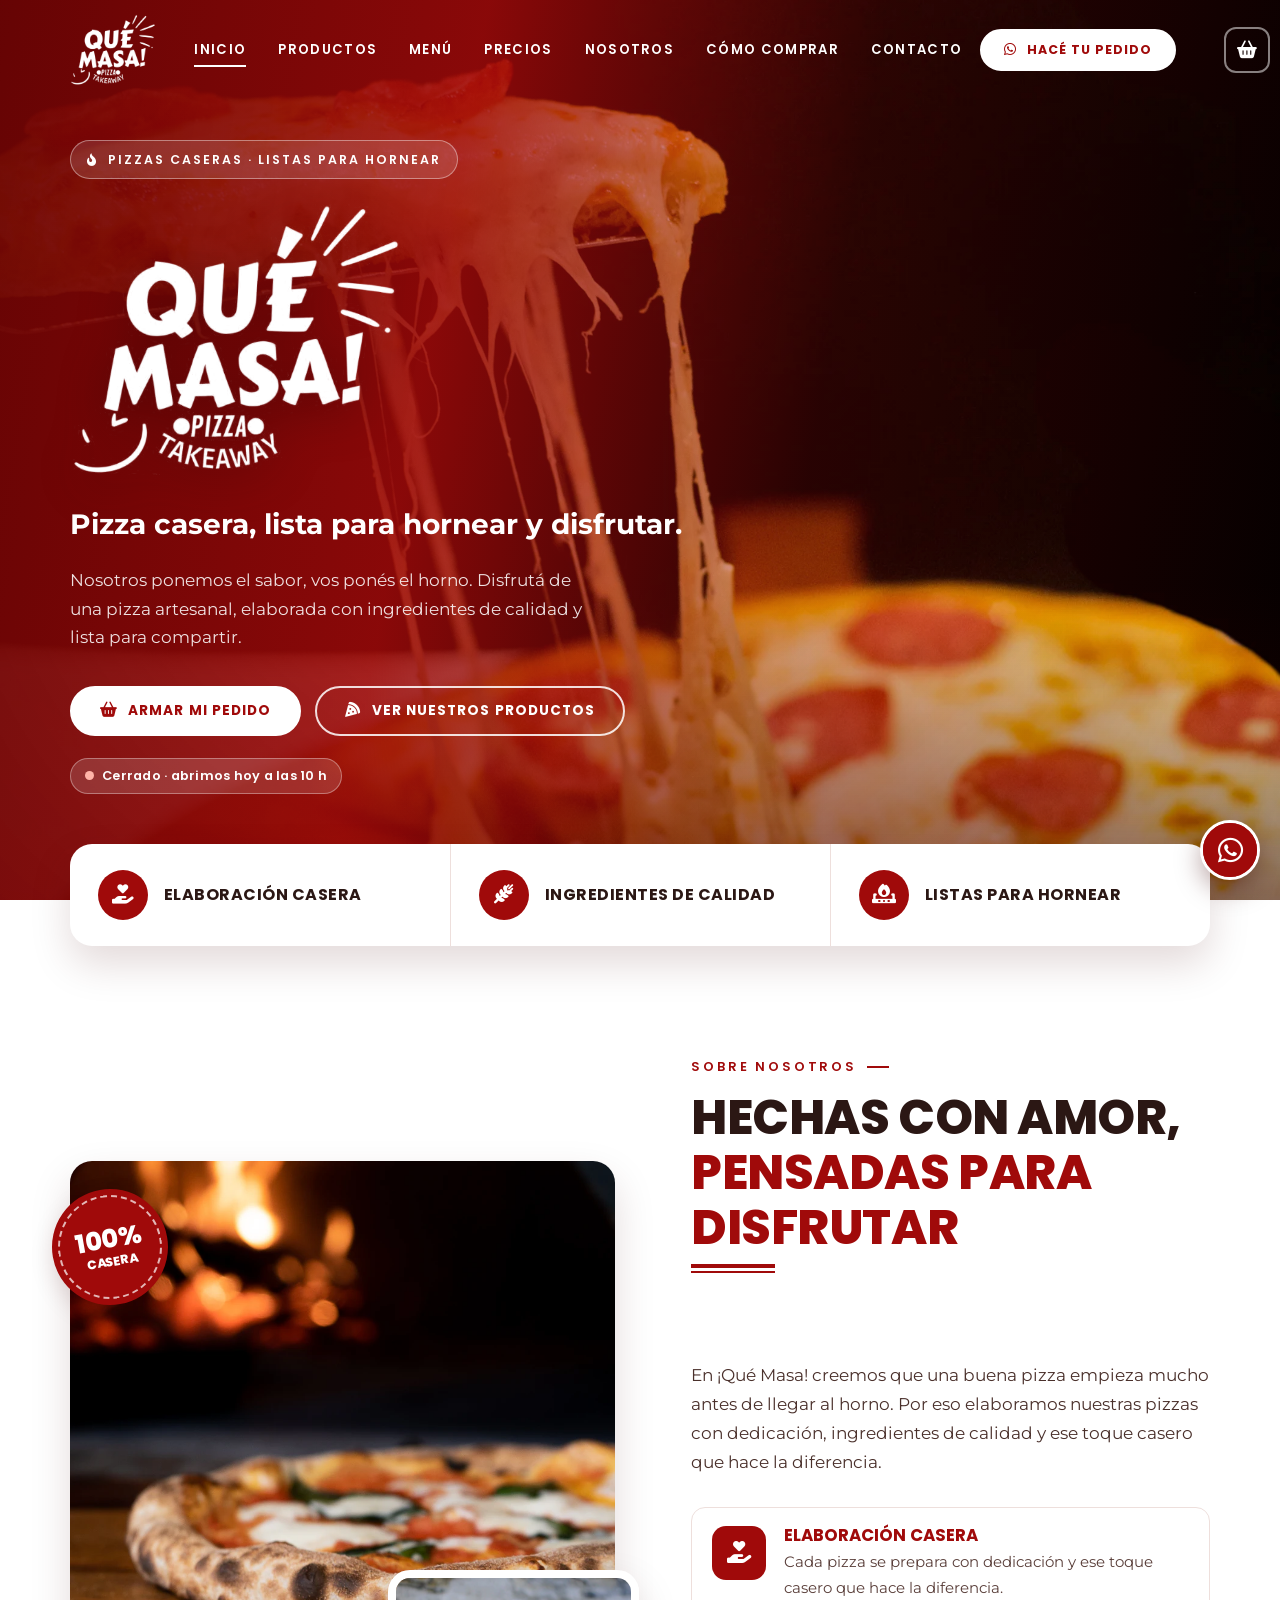
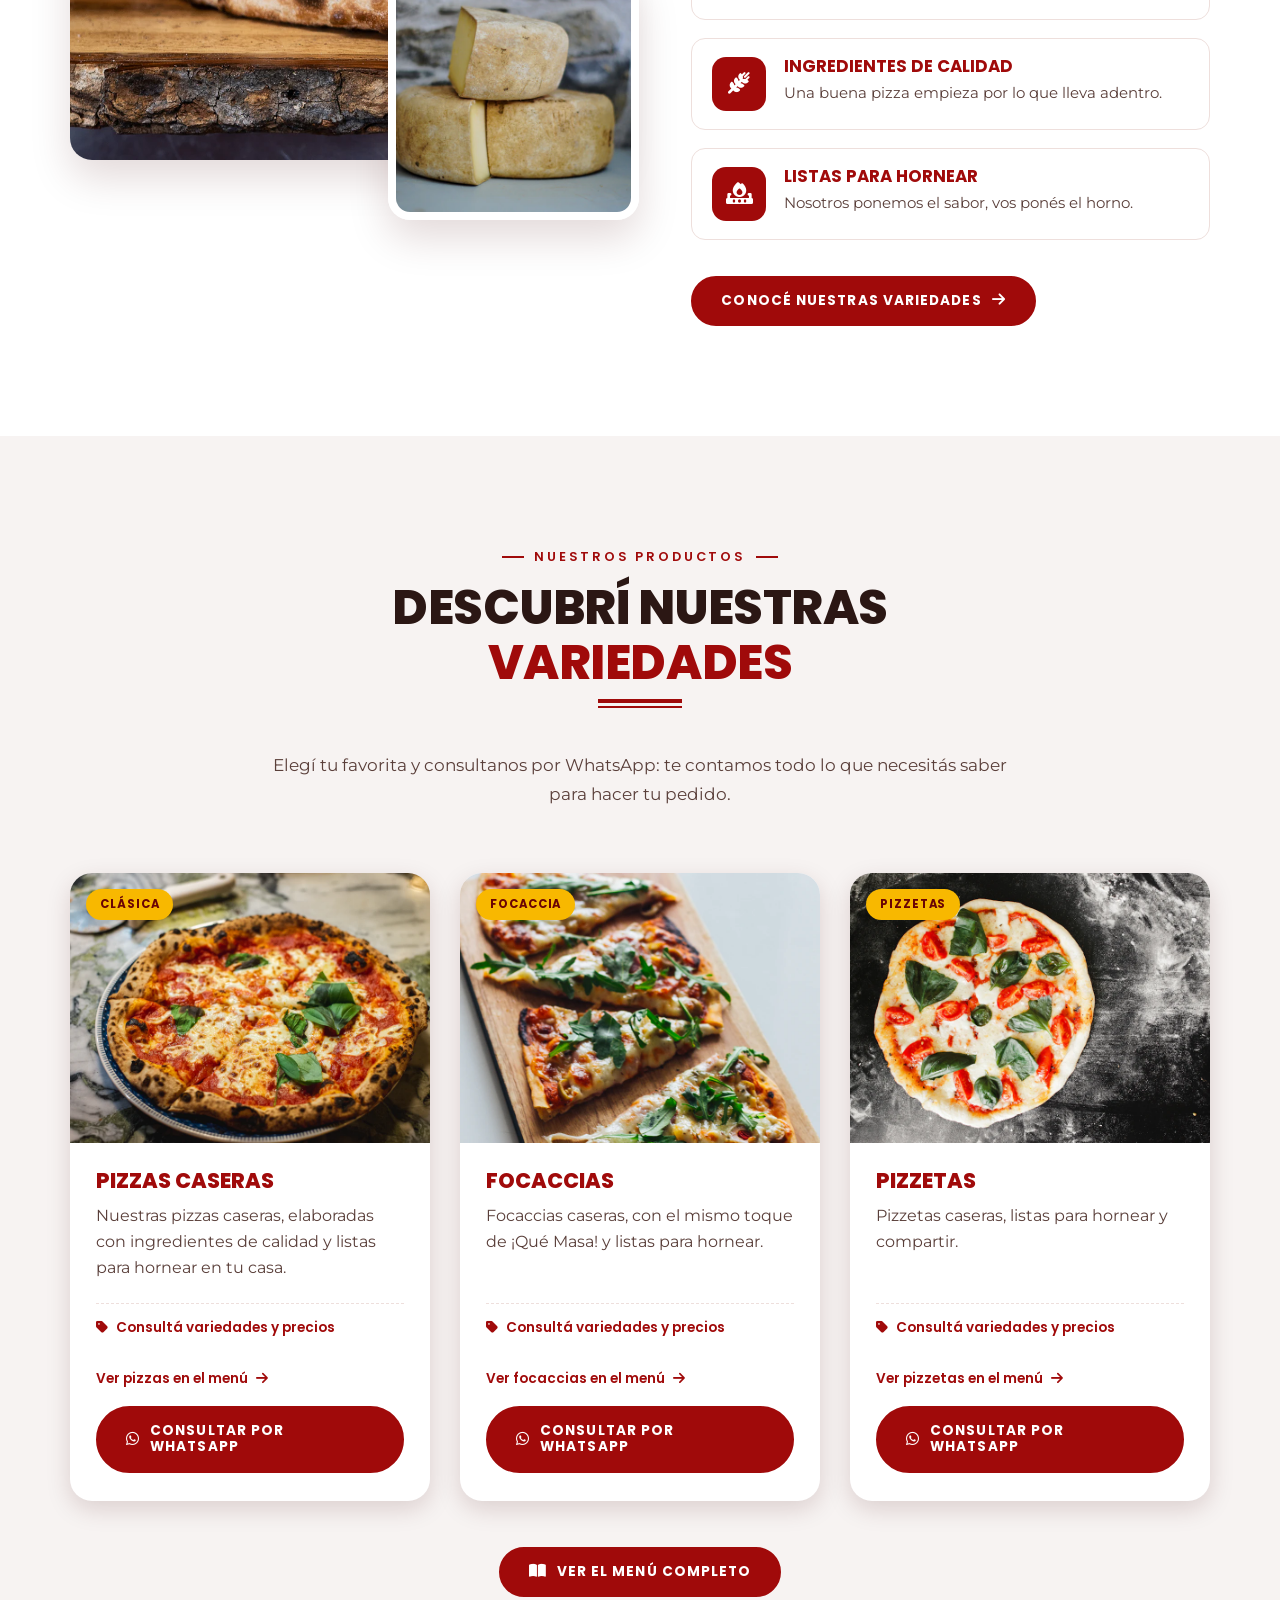
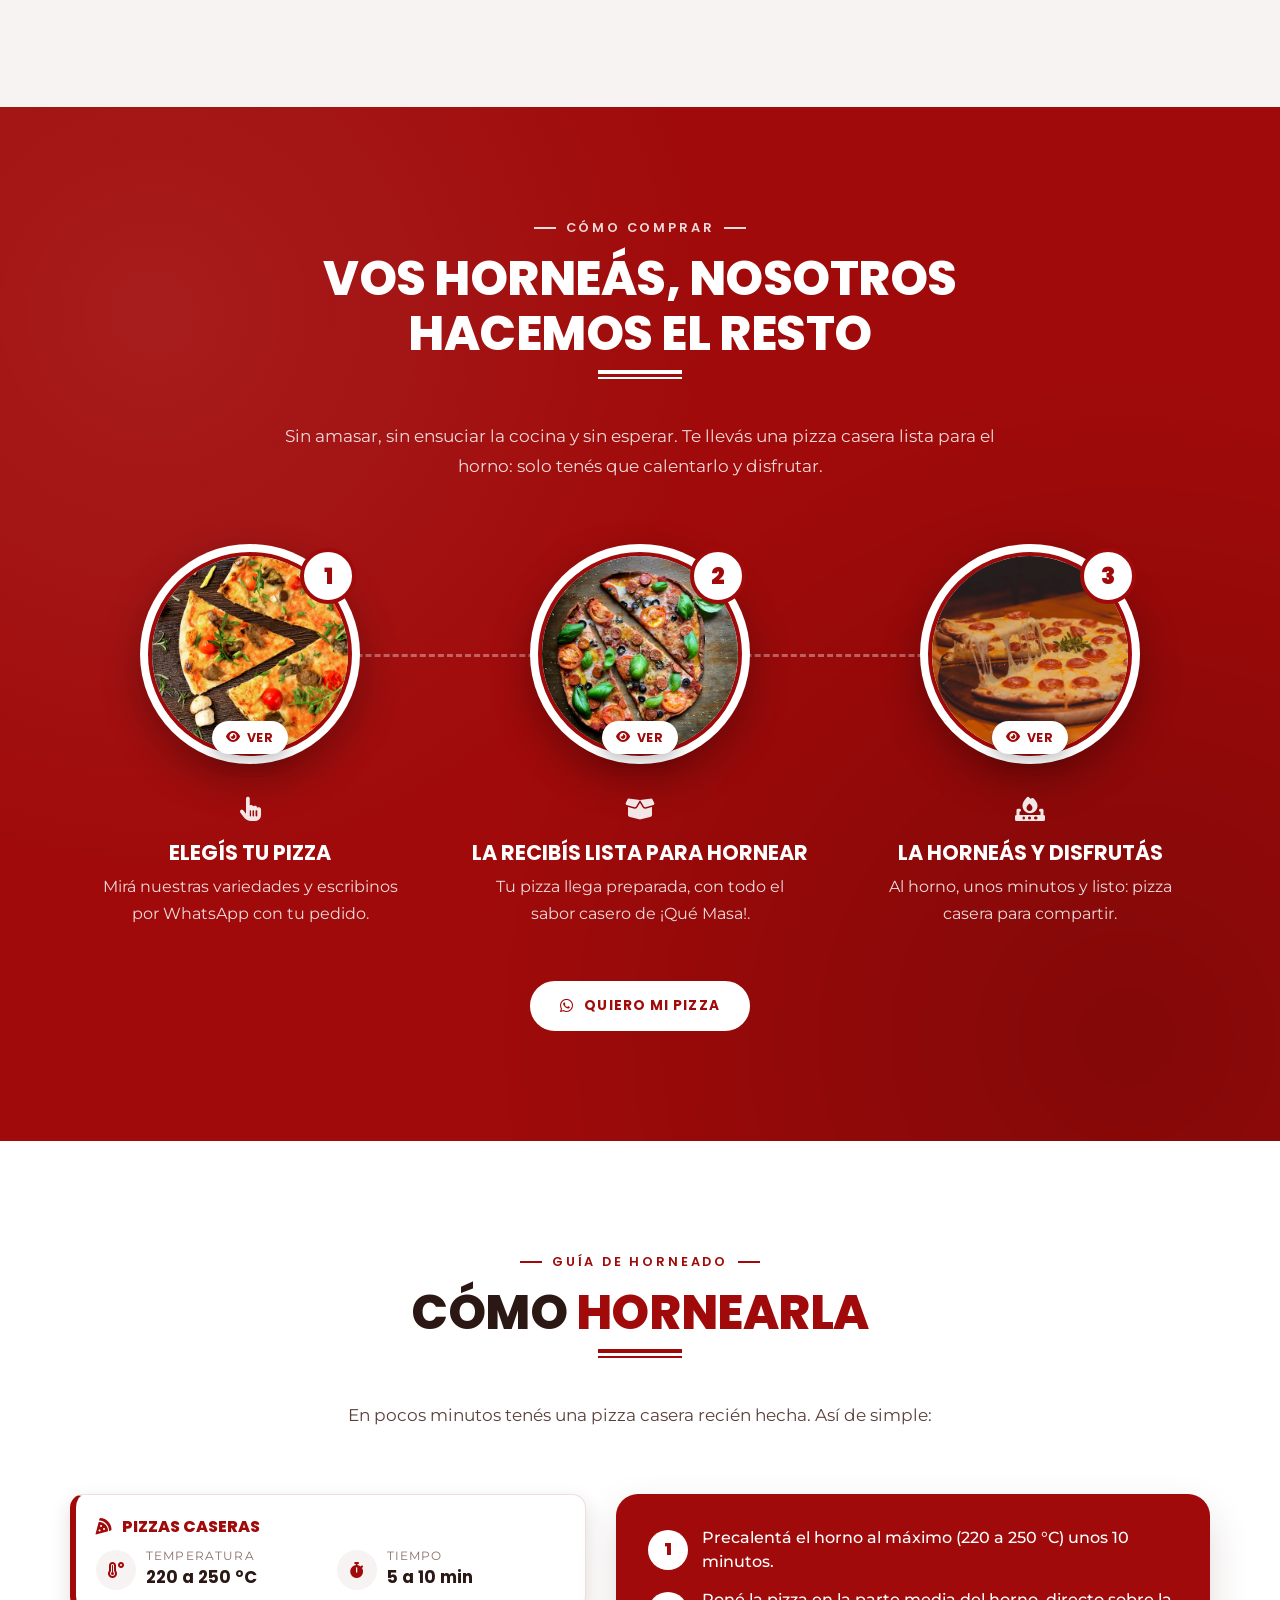
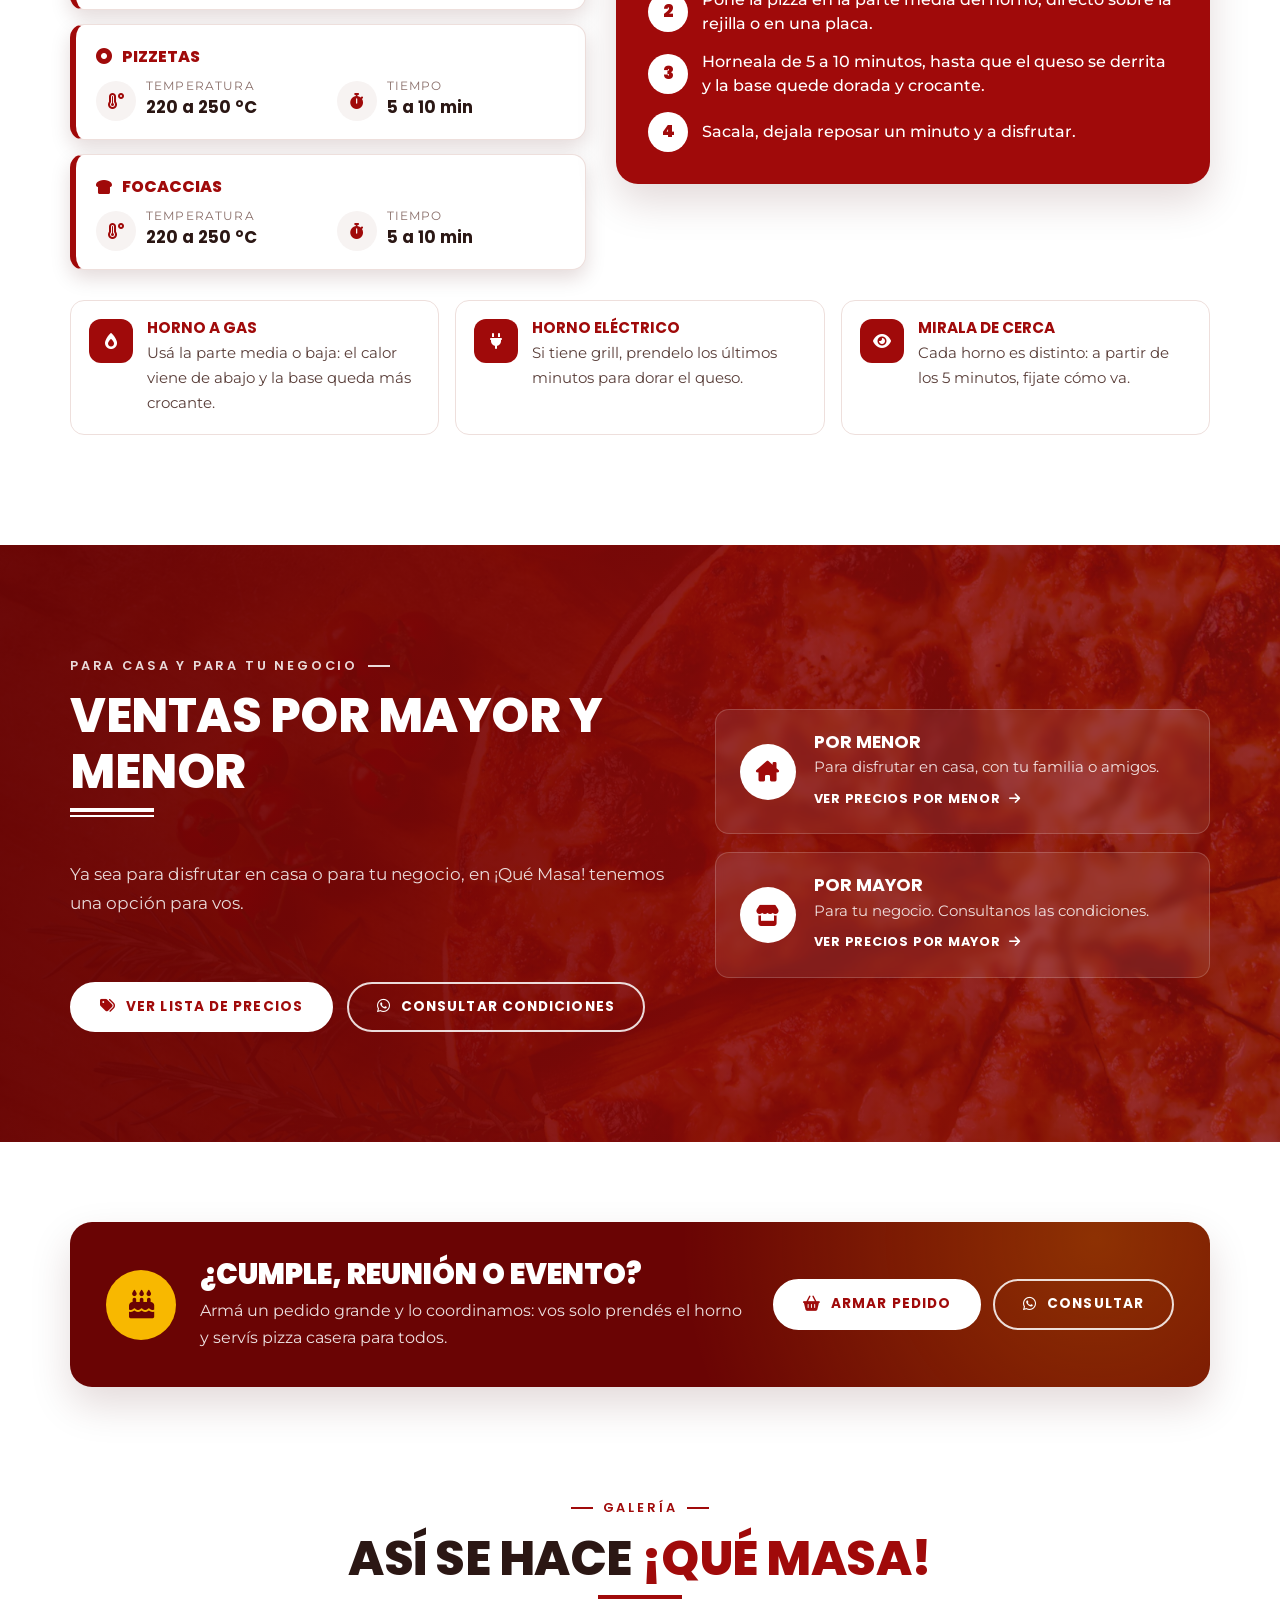
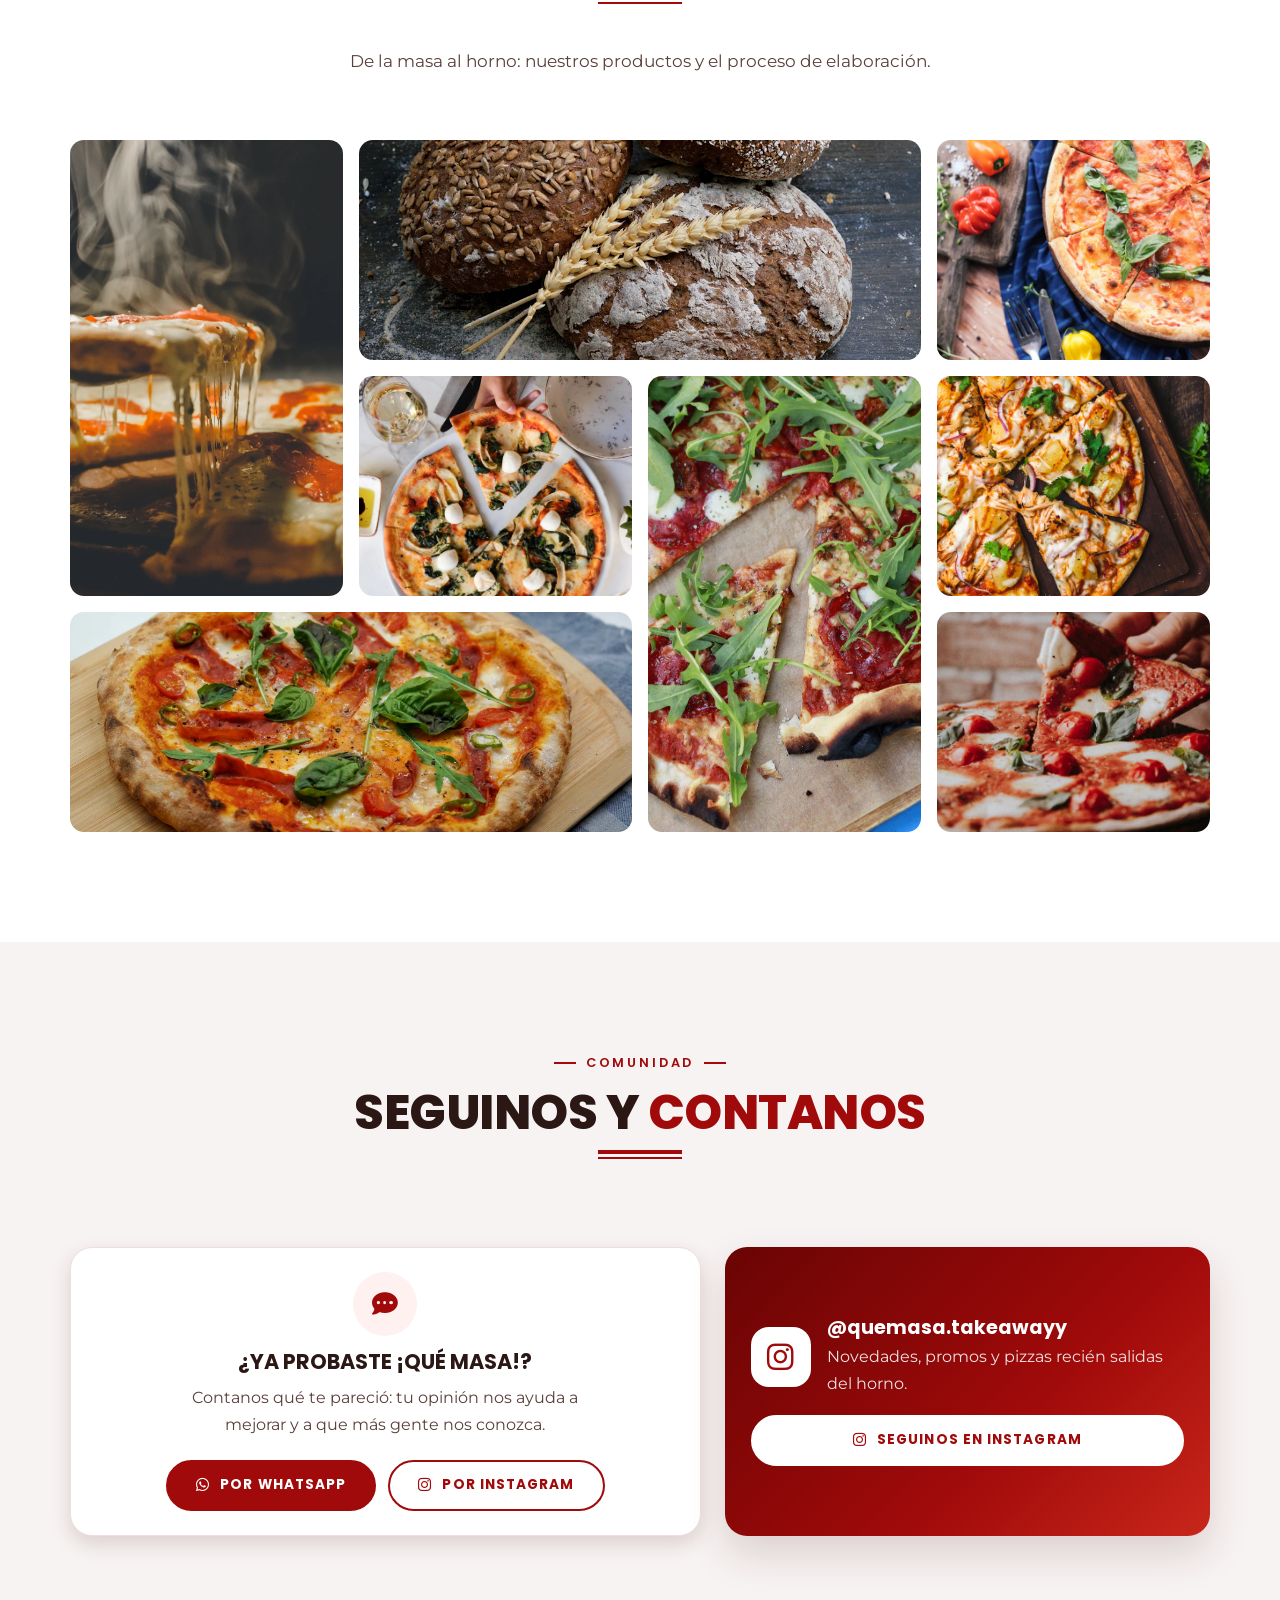
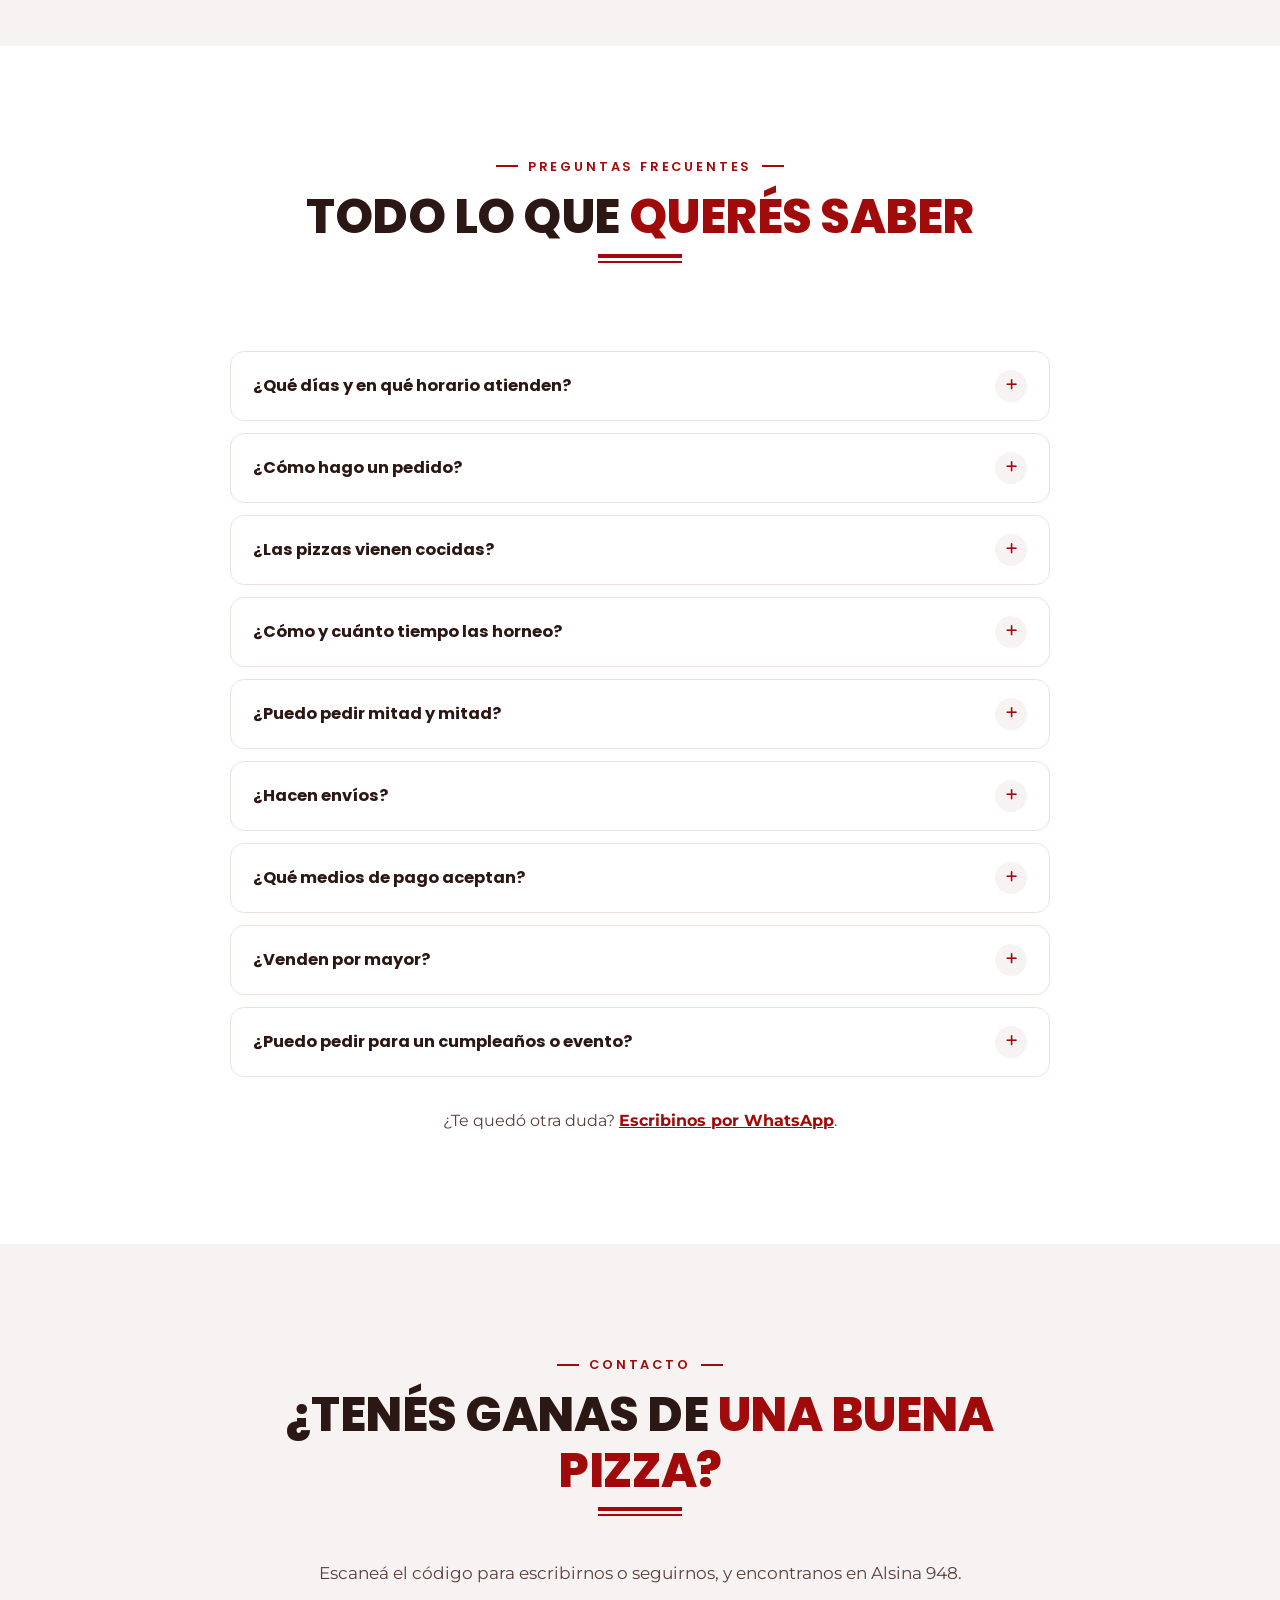
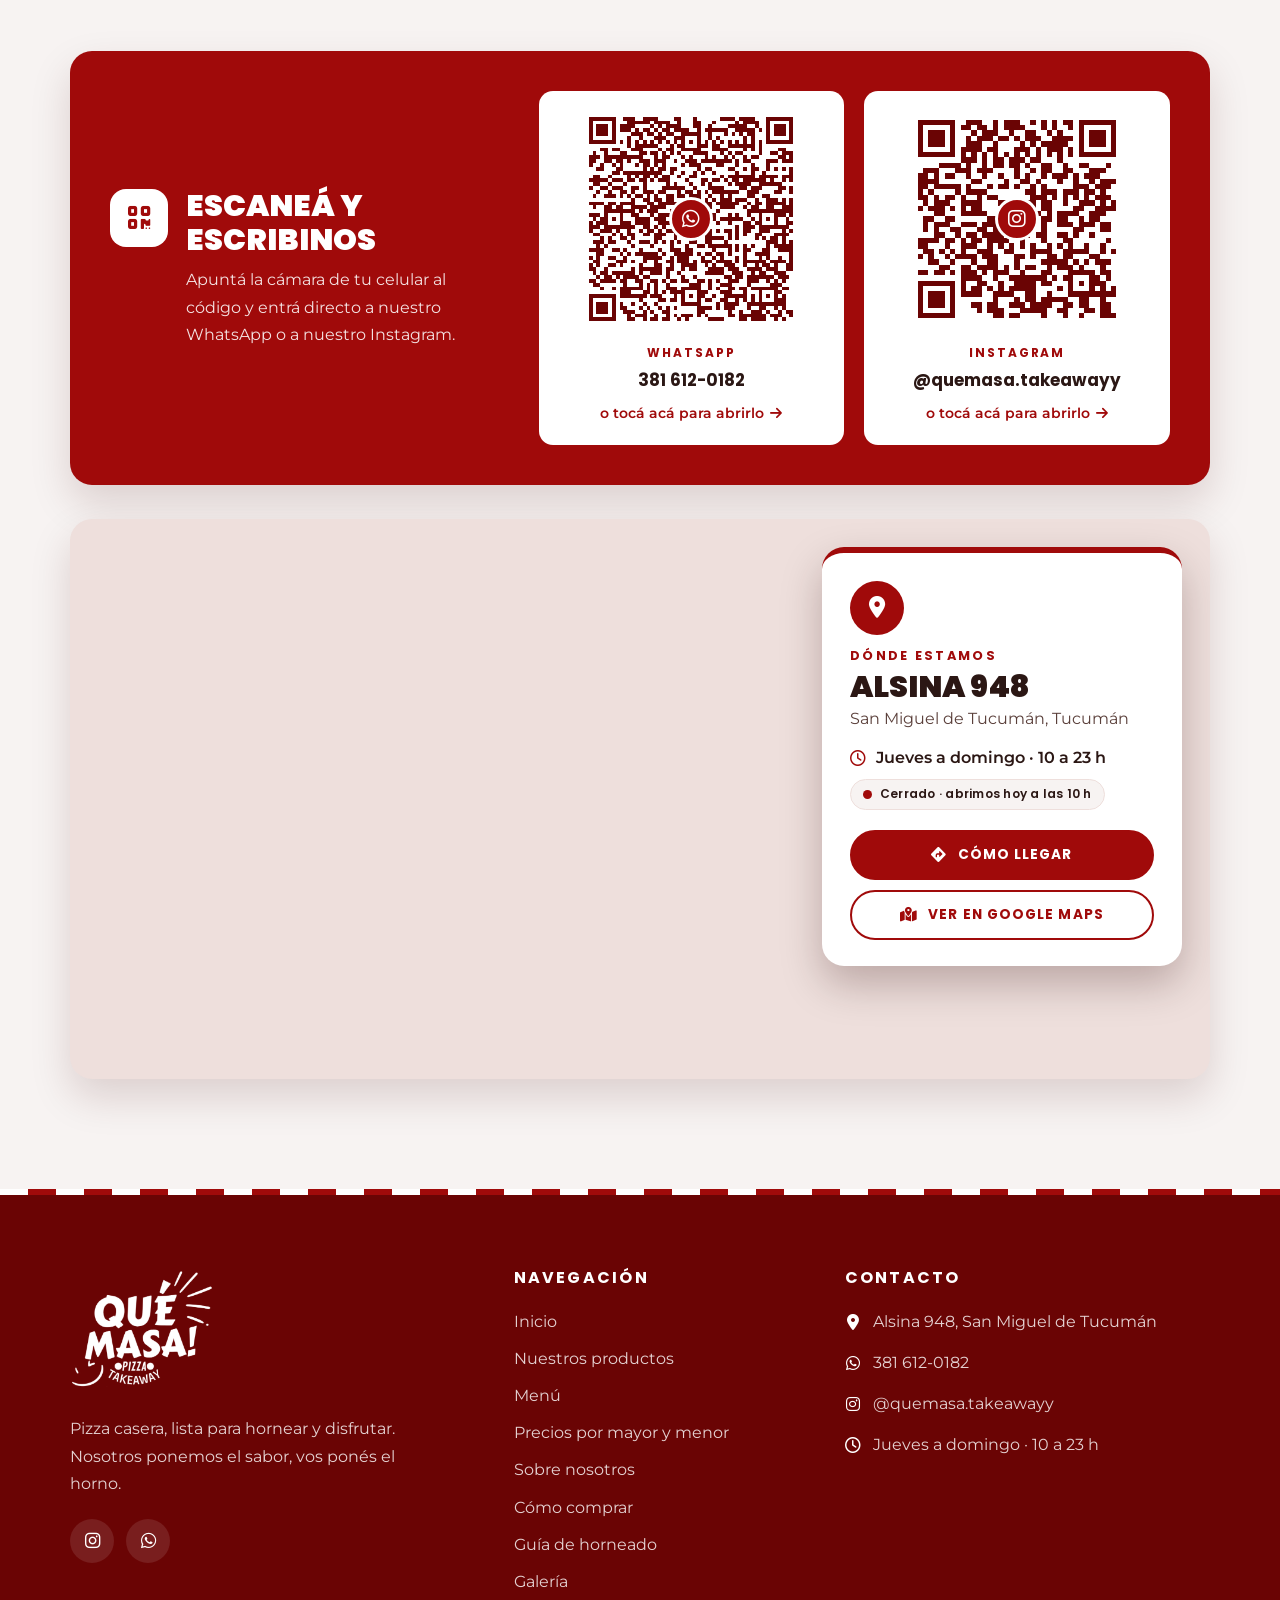
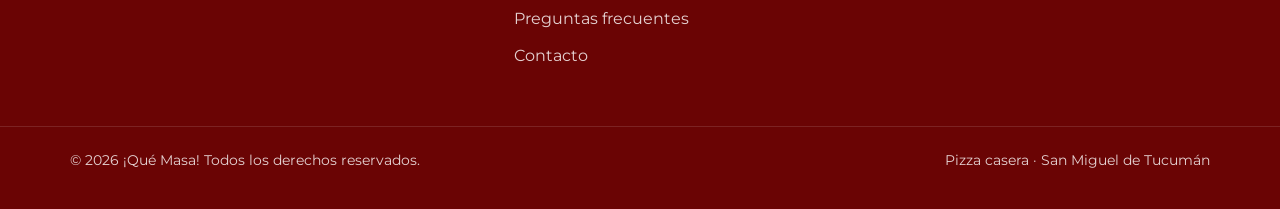
<file: index.html>
<!doctype html>
<html lang="es-AR">
  <head>
    <meta charset="UTF-8" />
    <meta name="viewport" content="width=device-width, initial-scale=1" />
    <title>
      ¡Qué Masa! | Pizza casera lista para hornear — San Miguel de Tucumán
    </title>
    <meta
      name="description"
      content="¡Qué Masa! — Pizzas caseras, focaccias y pizzetas listas para hornear. Ventas por mayor y menor en San Miguel de Tucumán. Pedí por WhatsApp."
    />
    <meta name="theme-color" content="#6A0404" />

    <!-- Open Graph -->
    <meta property="og:type" content="website" />
    <meta
      property="og:title"
      content="¡Qué Masa! | Pizza casera lista para hornear"
    />
    <meta
      property="og:description"
      content="Nosotros ponemos el sabor, vos ponés el horno. Pedí por WhatsApp."
    />
    <meta property="og:url" content="https://quemasa.vercel.app/" />
    <meta
      property="og:image"
      content="https://quemasa.vercel.app/assets/img/hero-pizza.webp"
    />
    <meta name="twitter:card" content="summary_large_image" />
    <link rel="canonical" href="https://quemasa.vercel.app/" />
    <meta property="og:locale" content="es_AR" />

    <link rel="icon" type="image/png" href="assets/img/favicon.png" />
    <link rel="apple-touch-icon" href="assets/img/favicon.png" />

    <!-- Google Fonts (como en Dina) -->
    <link rel="preconnect" href="https://fonts.googleapis.com" />
    <link rel="preconnect" href="https://fonts.gstatic.com" crossorigin />
    <link
      href="https://fonts.googleapis.com/css2?family=Montserrat:wght@400;500;600;700&family=Poppins:wght@500;600;700;800;900&display=swap"
      rel="stylesheet"
    />

    <link
      rel="preload"
      as="image"
      href="assets/img/hero-pizza.webp"
      fetchpriority="high"
    />
    <link rel="stylesheet" href="css/iconos.css" />
    <link rel="stylesheet" href="css/style.css" />

    <!-- Datos para Google: negocio, horarios y preguntas frecuentes -->
    <script type="application/ld+json">
{
  "@context": "https://schema.org",
  "@type": "Restaurant",
  "name": "¡Qué Masa!",
  "description": "Pizzas caseras, pizzetas y focaccias listas para hornear. Ventas por mayor y menor.",
  "url": "https://quemasa.vercel.app/",
  "image": "https://quemasa.vercel.app/assets/img/hero-pizza.webp",
  "logo": "https://quemasa.vercel.app/assets/img/logo-quemasa-original.png",
  "telephone": "+54 9 381 612-0182",
  "servesCuisine": [
    "Pizza",
    "Focaccia"
  ],
  "hasMenu": "https://quemasa.vercel.app/menu.html",
  "acceptsReservations": false,
  "address": {
    "@type": "PostalAddress",
    "streetAddress": "Alsina 948",
    "addressLocality": "San Miguel de Tucumán",
    "addressRegion": "Tucumán",
    "addressCountry": "AR"
  },
  "openingHoursSpecification": [
    {
      "@type": "OpeningHoursSpecification",
      "dayOfWeek": [
        "Thursday",
        "Friday",
        "Saturday",
        "Sunday"
      ],
      "opens": "10:00",
      "closes": "23:00"
    }
  ],
  "sameAs": [
    "https://www.instagram.com/quemasa.takeawayy/"
  ]
}
    </script>
    <script type="application/ld+json">
{
  "@context": "https://schema.org",
  "@type": "FAQPage",
  "mainEntity": [
    {
      "@type": "Question",
      "name": "¿Qué días y en qué horario atienden?",
      "acceptedAnswer": {
        "@type": "Answer",
        "text": "De jueves a domingo, de 10 a 23 h."
      }
    },
    {
      "@type": "Question",
      "name": "¿Cómo hago un pedido?",
      "acceptedAnswer": {
        "@type": "Answer",
        "text": "Entrá al menú, sumá las variedades que quieras (también mitad y mitad), completá tus datos y tocá «Enviar pedido por WhatsApp». Nos llega tu pedido ordenado y te lo confirmamos."
      }
    },
    {
      "@type": "Question",
      "name": "¿Las pizzas vienen cocidas?",
      "acceptedAnswer": {
        "@type": "Answer",
        "text": "Vienen listas para hornear: la masa y los ingredientes ya están preparados. Vos solo la llevás al horno unos minutos y la comés recién hecha."
      }
    },
    {
      "@type": "Question",
      "name": "¿Cómo y cuánto tiempo las horneo?",
      "acceptedAnswer": {
        "@type": "Answer",
        "text": "Con el horno precalentado bien caliente (220 a 250 °C), de 5 a 10 minutos, hasta que el queso se derrita y la base quede dorada."
      }
    },
    {
      "@type": "Question",
      "name": "¿Puedo pedir mitad y mitad?",
      "acceptedAnswer": {
        "@type": "Answer",
        "text": "Sí. En las pizzas podés elegir dos sabores en una misma prepizza."
      }
    },
    {
      "@type": "Question",
      "name": "¿Hacen envíos?",
      "acceptedAnswer": {
        "@type": "Answer",
        "text": "Consultanos por WhatsApp si llegamos a tu zona. También podés retirar tu pedido en Alsina 948, San Miguel de Tucumán."
      }
    },
    {
      "@type": "Question",
      "name": "¿Qué medios de pago aceptan?",
      "acceptedAnswer": {
        "@type": "Answer",
        "text": "Consultanos por WhatsApp cuando hagas tu pedido."
      }
    },
    {
      "@type": "Question",
      "name": "¿Venden por mayor?",
      "acceptedAnswer": {
        "@type": "Answer",
        "text": "Sí: para kioscos, almacenes, bares, rotiserías y eventos. Mirá la lista de precios por mayor o pedinos información desde la página de precios."
      }
    },
    {
      "@type": "Question",
      "name": "¿Puedo pedir para un cumpleaños o evento?",
      "acceptedAnswer": {
        "@type": "Answer",
        "text": "Sí. Escribinos con anticipación así coordinamos cantidades, variedades y horario."
      }
    }
  ]
}
    </script>
  </head>
  <body>
    <a class="saltar-contenido" href="#contenido">Saltar al contenido</a>

    <!-- ==================== HEADER ==================== -->
    <header class="header" id="header">
      <nav class="nav contenedor" aria-label="Navegación principal">
        <a href="#inicio" class="marca" aria-label="¡Qué Masa! — Ir al inicio">
          <img
            class="marca__logo"
            src="assets/img/logo-quemasa-blanco.png"
            alt="¡Qué Masa! Pizza Takeaway"
            width="484"
            height="403"
          />
        </a>

        <button
          class="nav__toggle"
          type="button"
          aria-controls="menu-principal"
          aria-expanded="false"
          aria-label="Abrir menú"
        >
          <span></span>
        </button>

        <ul class="nav__menu" id="menu-principal">
          <li><a class="nav__link" href="#inicio">Inicio</a></li>
          <li><a class="nav__link" href="#productos">Productos</a></li>
          <li><a class="nav__link" href="menu.html">Menú</a></li>
          <li><a class="nav__link" href="precios.html">Precios</a></li>
          <li><a class="nav__link" href="#nosotros">Nosotros</a></li>
          <li><a class="nav__link" href="#como-comprar">Cómo comprar</a></li>
          <li><a class="nav__link" href="#contacto">Contacto</a></li>
          <li>
            <a
              class="btn btn--blanco nav__cta"
              href="https://wa.me/5493816120182"
              target="_blank"
              rel="noopener"
              data-wa="¡Hola, Qué Masa! Quiero hacer un pedido."
            >
              <i class="fa-brands fa-whatsapp" aria-hidden="true"></i> Hacé tu
              pedido
            </a>
          </li>
        </ul>
        <div class="nav-overlay" aria-hidden="true"></div>
      </nav>
    </header>

    <main id="contenido">
      <!-- ==================== HERO ==================== -->
      <section class="hero" id="inicio" aria-labelledby="hero-titulo">
        <div class="hero__foto">
          <!-- Foto de ejemplo: reemplazar assets/img/hero-pizza.webp -->
          <img
            src="assets/img/hero-pizza.webp"
            alt="Porción de pizza recién horneada con queso derretido"
            fetchpriority="high"
            width="1600"
            height="1067"
          />
        </div>

        <div class="contenedor">
          <div class="hero__contenido">
            <span class="hero__etiqueta revelar"
              ><i class="fa-solid fa-fire-flame-curved" aria-hidden="true"></i>
              Pizzas caseras · Listas para hornear</span
            >
            <h1
              class="hero__titulo revelar"
              id="hero-titulo"
              style="--retraso: 0.1s"
            >
              <img
                class="hero__logo"
                src="assets/img/logo-quemasa-blanco.png"
                alt="¡QUÉ MASA!"
                width="484"
                height="403"
              />
            </h1>
            <p class="hero__subtitulo revelar" style="--retraso: 0.2s">
              Pizza casera, lista para hornear y disfrutar.
            </p>
            <p class="hero__texto revelar" style="--retraso: 0.3s">
              Nosotros ponemos el sabor, vos ponés el horno. Disfrutá de una
              pizza artesanal, elaborada con ingredientes de calidad y lista
              para compartir.
            </p>
            <div class="hero__acciones revelar" style="--retraso: 0.4s">
              <a class="btn btn--blanco" href="menu.html">
                <i class="fa-solid fa-basket-shopping" aria-hidden="true"></i>
                Armar mi pedido
              </a>
              <a class="btn btn--contorno" href="#productos">
                <i class="fa-solid fa-pizza-slice" aria-hidden="true"></i> Ver
                nuestros productos
              </a>
            </div>
            <p class="hero__estado revelar" style="--retraso: 0.5s">
              <span class="estado-local" data-estado-local
                >Jueves a domingo · 10 a 23 h</span
              >
            </p>
          </div>
        </div>
      </section>

      <!-- ==================== FRANJA DE BENEFICIOS ==================== -->
      <div class="franja">
        <div class="contenedor">
          <ul class="franja__lista revelar">
            <li class="franja__item">
              <i class="fa-solid fa-hand-holding-heart" aria-hidden="true"></i>
              Elaboración casera
            </li>
            <li class="franja__item">
              <i class="fa-solid fa-wheat-awn" aria-hidden="true"></i>
              Ingredientes de calidad
            </li>
            <li class="franja__item">
              <i class="fa-solid fa-fire-burner" aria-hidden="true"></i> Listas
              para hornear
            </li>
          </ul>
        </div>
      </div>

      <!-- Promociones activas (js/negocio-datos.js) -->
      <div class="contenedor">
        <div class="promos promos--inicio" data-promos hidden></div>
      </div>

      <!-- ==================== SOBRE NOSOTROS ==================== -->
      <section
        class="seccion nosotros"
        id="nosotros"
        aria-labelledby="nosotros-titulo"
      >
        <div class="contenedor nosotros__grid">
          <div class="nosotros__fotos revelar">
            <div class="nosotros__foto-principal">
              <img
                src="assets/img/nosotros-horno.webp"
                alt="Pizza casera saliendo del horno"
                loading="lazy"
                width="900"
                height="990"
              />
            </div>
            <div class="nosotros__foto-secundaria">
              <img
                src="assets/img/nosotros-ingredientes.webp"
                alt="Ingredientes seleccionados"
                loading="lazy"
                width="500"
                height="500"
              />
            </div>
            <div class="nosotros__sello" aria-hidden="true">
              <div><span>100%</span>casera</div>
            </div>
          </div>

          <div class="nosotros__contenido">
            <div class="titulo-seccion titulo-seccion--izq revelar">
              <span class="kicker">Sobre nosotros</span>
              <h2 class="titulo" id="nosotros-titulo">
                Hechas con amor,
                <span class="destacado">pensadas para disfrutar</span>
              </h2>
            </div>
            <p class="nosotros__texto revelar">
              En ¡Qué Masa! creemos que una buena pizza empieza mucho antes de
              llegar al horno. Por eso elaboramos nuestras pizzas con
              dedicación, ingredientes de calidad y ese toque casero que hace la
              diferencia.
            </p>

            <ul class="caracteristicas">
              <li class="caracteristica revelar">
                <span class="caracteristica__icono"
                  ><i
                    class="fa-solid fa-hand-holding-heart"
                    aria-hidden="true"
                  ></i
                ></span>
                <div>
                  <h3>Elaboración casera</h3>
                  <p>
                    Cada pizza se prepara con dedicación y ese toque casero que
                    hace la diferencia.
                  </p>
                </div>
              </li>
              <li class="caracteristica revelar" style="--retraso: 0.1s">
                <span class="caracteristica__icono"
                  ><i class="fa-solid fa-wheat-awn" aria-hidden="true"></i
                ></span>
                <div>
                  <h3>Ingredientes de calidad</h3>
                  <p>Una buena pizza empieza por lo que lleva adentro.</p>
                </div>
              </li>
              <li class="caracteristica revelar" style="--retraso: 0.2s">
                <span class="caracteristica__icono"
                  ><i class="fa-solid fa-fire-burner" aria-hidden="true"></i
                ></span>
                <div>
                  <h3>Listas para hornear</h3>
                  <p>Nosotros ponemos el sabor, vos ponés el horno.</p>
                </div>
              </li>
            </ul>

            <a class="btn btn--rojo revelar" href="#productos"
              >Conocé nuestras variedades
              <i class="fa-solid fa-arrow-right" aria-hidden="true"></i
            ></a>
          </div>
        </div>
      </section>

      <!-- ==================== PRODUCTOS ==================== -->
      <section
        class="seccion productos"
        id="productos"
        aria-labelledby="productos-titulo"
      >
        <div class="contenedor">
          <div class="titulo-seccion revelar">
            <span class="kicker">Nuestros productos</span>
            <h2 class="titulo" id="productos-titulo">
              Descubrí nuestras <span class="destacado">variedades</span>
            </h2>
            <p class="bajada">
              Elegí tu favorita y consultanos por WhatsApp: te contamos todo lo
              que necesitás saber para hacer tu pedido.
            </p>
          </div>

          <div class="productos__grid">
            <!--
                        PLANTILLA DE TARJETA DE PRODUCTO
                        Para agregar un producto nuevo, copiá un <article class="producto"> completo.
                        Para cargar variedades y precios, completá la lista .producto__variedades así:
                        <li class="variedad">
                            <span class="variedad__nombre">Nombre de la variedad</span>
                            <span class="variedad__puntos" aria-hidden="true"></span>
                            <span class="variedad__precio">$0000</span>
                        </li>
                        Mientras la lista esté vacía, no se muestra.
                    -->
            <article class="producto revelar">
              <div class="producto__media">
                <img
                  src="assets/img/producto-pizza-casera.webp"
                  alt="Pizza casera lista para hornear"
                  loading="lazy"
                  width="800"
                  height="600"
                />
                <span class="producto__etiqueta">Clásica</span>
              </div>
              <div class="producto__cuerpo">
                <h3 class="producto__nombre">Pizzas caseras</h3>
                <p class="producto__descripcion">
                  Nuestras pizzas caseras, elaboradas con ingredientes de
                  calidad y listas para hornear en tu casa.
                </p>
                <ul class="producto__variedades"></ul>
                <p class="producto__precio">
                  <i class="fa-solid fa-tag" aria-hidden="true"></i> Consultá
                  variedades y precios
                </p>
                <a class="producto__enlace" href="menu.html#pizzas"
                  >Ver pizzas en el menú
                  <i class="fa-solid fa-arrow-right" aria-hidden="true"></i
                ></a>
                <a
                  class="btn btn--whatsapp btn--bloque"
                  href="https://wa.me/5493816120182"
                  target="_blank"
                  rel="noopener"
                  data-wa="¡Hola, Qué Masa! Quiero consultar por las pizzas caseras listas para hornear."
                >
                  <i class="fa-brands fa-whatsapp" aria-hidden="true"></i>
                  Consultar por WhatsApp
                </a>
              </div>
            </article>

            <article class="producto revelar" style="--retraso: 0.1s">
              <div class="producto__media">
                <img
                  src="assets/img/producto-focaccia.webp"
                  alt="Focaccia casera lista para hornear"
                  loading="lazy"
                  width="800"
                  height="600"
                />
                <span class="producto__etiqueta">Focaccia</span>
              </div>
              <div class="producto__cuerpo">
                <h3 class="producto__nombre">Focaccias</h3>
                <p class="producto__descripcion">
                  Focaccias caseras, con el mismo toque de ¡Qué Masa! y listas
                  para hornear.
                </p>
                <ul class="producto__variedades"></ul>
                <p class="producto__precio">
                  <i class="fa-solid fa-tag" aria-hidden="true"></i> Consultá
                  variedades y precios
                </p>

                <a class="producto__enlace" href="menu.html#focaccias"
                  >Ver focaccias en el menú
                  <i class="fa-solid fa-arrow-right" aria-hidden="true"></i
                ></a>
                <a
                  class="btn btn--whatsapp btn--bloque"
                  href="https://wa.me/5493816120182"
                  target="_blank"
                  rel="noopener"
                  data-wa="¡Hola, Qué Masa! Quiero consultar por las focaccias."
                >
                  <i class="fa-brands fa-whatsapp" aria-hidden="true"></i>
                  Consultar por WhatsApp
                </a>
              </div>
            </article>

            <article class="producto revelar" style="--retraso: 0.2s">
              <div class="producto__media">
                <img
                  src="assets/img/producto-pizzeta.webp"
                  alt="Pizzeta casera lista para hornear"
                  loading="lazy"
                  width="800"
                  height="600"
                />
                <span class="producto__etiqueta">Pizzetas</span>
              </div>
              <div class="producto__cuerpo">
                <h3 class="producto__nombre">Pizzetas</h3>
                <p class="producto__descripcion">
                  Pizzetas caseras, listas para hornear y compartir.
                </p>
                <ul class="producto__variedades"></ul>
                <p class="producto__precio">
                  <i class="fa-solid fa-tag" aria-hidden="true"></i> Consultá
                  variedades y precios
                </p>

                <a class="producto__enlace" href="menu.html#pizzetas"
                  >Ver pizzetas en el menú
                  <i class="fa-solid fa-arrow-right" aria-hidden="true"></i
                ></a>
                <a
                  class="btn btn--whatsapp btn--bloque"
                  href="https://wa.me/5493816120182"
                  target="_blank"
                  rel="noopener"
                  data-wa="¡Hola, Qué Masa! Quiero consultar por las pizzetas."
                >
                  <i class="fa-brands fa-whatsapp" aria-hidden="true"></i>
                  Consultar por WhatsApp
                </a>
              </div>
            </article>
          </div>

          <div class="productos__cta revelar">
            <a class="btn btn--rojo" href="menu.html">
              <i class="fa-solid fa-book-open" aria-hidden="true"></i> Ver el
              menú completo
            </a>
          </div>
        </div>
      </section>

      <!-- ==================== CÓMO COMPRAR ==================== -->
      <section
        class="seccion pasos-seccion en-oscuro"
        id="como-comprar"
        aria-labelledby="pasos-titulo"
      >
        <div class="contenedor">
          <div class="titulo-seccion revelar">
            <span class="kicker">Cómo comprar</span>
            <h2 class="titulo" id="pasos-titulo">
              Vos horneás,
              <span class="destacado">nosotros hacemos el resto</span>
            </h2>
            <p class="bajada">
              Sin amasar, sin ensuciar la cocina y sin esperar. Te llevás una
              pizza casera lista para el horno: solo tenés que calentarlo y
              disfrutar.
            </p>
          </div>

          <ol class="pasos">
            <li class="paso revelar">
              <button
                class="paso__media"
                type="button"
                data-paso="0"
                data-titulo="Elegís tu pizza"
                data-detalle="Mirá nuestras pizzas caseras, pizzetas y focaccias, elegí tu favorita y escribinos por WhatsApp con tu pedido."
                aria-label="Ver paso 1: Elegís tu pizza"
              >
                <img
                  src="assets/img/paso-1-elegis.webp"
                  alt="Variedad de pizzas para elegir"
                  loading="lazy"
                  width="500"
                  height="500"
                />
                <span class="paso__numero">1</span>
                <span class="paso__ver"
                  ><i class="fa-solid fa-eye" aria-hidden="true"></i> Ver</span
                >
              </button>
              <div class="paso__icono">
                <i class="fa-solid fa-hand-pointer" aria-hidden="true"></i>
              </div>
              <h3>Elegís tu pizza</h3>
              <p>
                Mirá nuestras variedades y escribinos por WhatsApp con tu
                pedido.
              </p>
            </li>
            <li class="paso revelar" style="--retraso: 0.15s">
              <button
                class="paso__media"
                type="button"
                data-paso="1"
                data-titulo="La recibís lista para hornear"
                data-detalle="Tu pizza llega preparada, con todo el sabor casero de ¡Qué Masa!. Solo te queda llevarla al horno."
                aria-label="Ver paso 2: La recibís lista para hornear"
              >
                <img
                  src="assets/img/paso-2-recibis.webp"
                  alt="Pizza lista para hornear"
                  loading="lazy"
                  width="500"
                  height="500"
                />
                <span class="paso__numero">2</span>
                <span class="paso__ver"
                  ><i class="fa-solid fa-eye" aria-hidden="true"></i> Ver</span
                >
              </button>
              <div class="paso__icono">
                <i class="fa-solid fa-box-open" aria-hidden="true"></i>
              </div>
              <h3>La recibís lista para hornear</h3>
              <p>
                Tu pizza llega preparada, con todo el sabor casero de ¡Qué
                Masa!.
              </p>
            </li>
            <li class="paso revelar" style="--retraso: 0.3s">
              <button
                class="paso__media"
                type="button"
                data-paso="2"
                data-titulo="La horneás y disfrutás"
                data-detalle="Al horno, unos minutos y listo: pizza casera, recién hecha, para compartir."
                aria-label="Ver paso 3: La horneás y disfrutás"
              >
                <img
                  src="assets/img/paso-3-horneas.webp"
                  alt="Pizza horneada con queso derretido"
                  loading="lazy"
                  width="500"
                  height="500"
                />
                <span class="paso__numero">3</span>
                <span class="paso__ver"
                  ><i class="fa-solid fa-eye" aria-hidden="true"></i> Ver</span
                >
              </button>
              <div class="paso__icono">
                <i class="fa-solid fa-fire-burner" aria-hidden="true"></i>
              </div>
              <h3>La horneás y disfrutás</h3>
              <p>
                Al horno, unos minutos y listo: pizza casera para compartir.
              </p>
            </li>
          </ol>

          <div class="pasos-seccion__cta revelar">
            <a
              class="btn btn--blanco"
              href="https://wa.me/5493816120182"
              target="_blank"
              rel="noopener"
              data-wa="¡Hola, Qué Masa! Quiero elegir mi pizza y hacer un pedido."
            >
              <i class="fa-brands fa-whatsapp" aria-hidden="true"></i> Quiero mi
              pizza
            </a>
          </div>
        </div>
      </section>

      <!-- ==================== GUÍA DE HORNEADO ==================== -->
      <!-- Tiempos, pasos, consejos y conservación: se editan en js/negocio-datos.js -->
      <section
        class="seccion horneado"
        id="horneado"
        aria-labelledby="horneado-titulo"
      >
        <div class="contenedor">
          <div class="titulo-seccion revelar">
            <span class="kicker">Guía de horneado</span>
            <h2 class="titulo" id="horneado-titulo">
              Cómo <span class="destacado">hornearla</span>
            </h2>
            <p class="bajada">
              En pocos minutos tenés una pizza casera recién hecha. Así de
              simple:
            </p>
          </div>

          <div class="horneado__grid">
            <div class="horneado__tiempos revelar" id="horneado-tiempos"></div>
            <ol class="horneado__pasos revelar" id="horneado-pasos"></ol>
          </div>
          <ul class="horneado__consejos" id="horneado-consejos"></ul>
          <div
            class="horneado__conservacion revelar"
            id="horneado-conservacion"
            hidden
          ></div>
        </div>
      </section>

      <!-- ==================== MAYORISTA / MINORISTA ==================== -->
      <section
        class="seccion banda en-oscuro"
        id="mayorista"
        aria-labelledby="mayorista-titulo"
      >
        <div class="banda__fondo">
          <img
            src="assets/img/banda-mayorista.webp"
            alt=""
            loading="lazy"
            width="1600"
            height="800"
          />
        </div>
        <div class="contenedor mayorista">
          <div class="revelar">
            <div class="titulo-seccion titulo-seccion--izq">
              <span class="kicker">Para casa y para tu negocio</span>
              <h2 class="titulo" id="mayorista-titulo">
                Ventas por <span class="destacado">mayor y menor</span>
              </h2>
              <p class="bajada">
                Ya sea para disfrutar en casa o para tu negocio, en ¡Qué Masa!
                tenemos una opción para vos.
              </p>
            </div>
            <div class="acciones">
              <a class="btn btn--blanco" href="precios.html">
                <i class="fa-solid fa-tags" aria-hidden="true"></i> Ver lista de
                precios
              </a>
              <a
                class="btn btn--contorno"
                href="https://wa.me/5493816120182"
                target="_blank"
                rel="noopener"
                data-wa="¡Hola, Qué Masa! Quiero consultar las condiciones de compra por mayor y menor."
              >
                <i class="fa-brands fa-whatsapp" aria-hidden="true"></i>
                Consultar condiciones
              </a>
            </div>
          </div>

          <ul class="mayorista__opciones">
            <li class="revelar">
              <a class="opcion" href="precios.html#menor">
                <i class="fa-solid fa-house-chimney" aria-hidden="true"></i>
                <div>
                  <h3>Por menor</h3>
                  <p>Para disfrutar en casa, con tu familia o amigos.</p>
                  <span class="opcion__ver"
                    >Ver precios por menor
                    <i class="fa-solid fa-arrow-right" aria-hidden="true"></i
                  ></span>
                </div>
              </a>
            </li>
            <li class="revelar" style="--retraso: 0.15s">
              <a class="opcion" href="precios.html#mayor">
                <i class="fa-solid fa-store" aria-hidden="true"></i>
                <div>
                  <h3>Por mayor</h3>
                  <p>Para tu negocio. Consultanos las condiciones.</p>
                  <span class="opcion__ver"
                    >Ver precios por mayor
                    <i class="fa-solid fa-arrow-right" aria-hidden="true"></i
                  ></span>
                </div>
              </a>
            </li>
          </ul>
        </div>
      </section>

      <!-- ==================== EVENTOS ==================== -->
      <section class="eventos" aria-labelledby="eventos-titulo">
        <div class="contenedor">
          <div class="eventos__caja revelar">
            <span class="eventos__icono"
              ><i class="fa-solid fa-cake-candles" aria-hidden="true"></i
            ></span>
            <div class="eventos__texto">
              <h2 class="eventos__titulo" id="eventos-titulo">
                ¿Cumple, reunión o evento?
              </h2>
              <p>
                Armá un pedido grande y lo coordinamos: vos solo prendés el
                horno y servís pizza casera para todos.
              </p>
            </div>
            <div class="eventos__acciones">
              <a class="btn btn--blanco" href="menu.html">
                <i class="fa-solid fa-basket-shopping" aria-hidden="true"></i>
                Armar pedido
              </a>
              <a
                class="btn btn--contorno"
                href="https://wa.me/5493816120182"
                target="_blank"
                rel="noopener"
                data-wa="¡Hola, Qué Masa! Quiero hacer un pedido para un evento."
              >
                <i class="fa-brands fa-whatsapp" aria-hidden="true"></i>
                Consultar
              </a>
            </div>
          </div>
        </div>
      </section>

      <!-- ==================== GALERÍA ==================== -->
      <section
        class="seccion galeria"
        id="galeria"
        aria-labelledby="galeria-titulo"
      >
        <div class="contenedor">
          <div class="titulo-seccion revelar">
            <span class="kicker">Galería</span>
            <h2 class="titulo" id="galeria-titulo">
              Así se hace <span class="destacado">¡Qué Masa!</span>
            </h2>
            <p class="bajada">
              De la masa al horno: nuestros productos y el proceso de
              elaboración.
            </p>
          </div>

          <!-- Fotos de ejemplo: reemplazar los archivos assets/img/galeria-*.webp por fotos propias -->
          <div class="galeria__grid">
            <button
              class="galeria__item galeria__item--alto revelar"
              type="button"
              data-leyenda="Pizzas terminadas"
            >
              <img
                src="assets/img/galeria-1-terminada.webp"
                alt="Pizza terminada con queso derretido"
                loading="lazy"
                width="900"
                height="1200"
              />
              <span class="galeria__leyenda"
                ><i
                  class="fa-solid fa-magnifying-glass-plus"
                  aria-hidden="true"
                ></i>
                Pizzas terminadas</span
              >
            </button>
            <button
              class="galeria__item galeria__item--ancho revelar"
              type="button"
              data-leyenda="Preparación de las masas"
            >
              <img
                src="assets/img/galeria-2-masas.webp"
                alt="Preparación de las masas"
                loading="lazy"
                width="900"
                height="600"
              />
              <span class="galeria__leyenda"
                ><i
                  class="fa-solid fa-magnifying-glass-plus"
                  aria-hidden="true"
                ></i>
                Preparación de las masas</span
              >
            </button>
            <button
              class="galeria__item revelar"
              type="button"
              data-leyenda="Ingredientes"
            >
              <img
                src="assets/img/galeria-3-ingredientes.webp"
                alt="Ingredientes"
                loading="lazy"
                width="700"
                height="500"
              />
              <span class="galeria__leyenda"
                ><i
                  class="fa-solid fa-magnifying-glass-plus"
                  aria-hidden="true"
                ></i>
                Ingredientes</span
              >
            </button>
            <button
              class="galeria__item revelar"
              type="button"
              data-leyenda="Listas para hornear"
            >
              <img
                src="assets/img/galeria-4-lista-para-hornear.webp"
                alt="Pizzas listas para hornear"
                loading="lazy"
                width="700"
                height="500"
              />
              <span class="galeria__leyenda"
                ><i
                  class="fa-solid fa-magnifying-glass-plus"
                  aria-hidden="true"
                ></i>
                Listas para hornear</span
              >
            </button>
            <button
              class="galeria__item galeria__item--alto revelar"
              type="button"
              data-leyenda="Presentación de los productos"
            >
              <img
                src="assets/img/galeria-5-presentacion.webp"
                alt="Presentación de los productos"
                loading="lazy"
                width="900"
                height="1200"
              />
              <span class="galeria__leyenda"
                ><i
                  class="fa-solid fa-magnifying-glass-plus"
                  aria-hidden="true"
                ></i>
                Presentación</span
              >
            </button>
            <button
              class="galeria__item revelar"
              type="button"
              data-leyenda="Pizzas terminadas"
            >
              <img
                src="assets/img/galeria-6-terminada.webp"
                alt="Pizza terminada"
                loading="lazy"
                width="700"
                height="500"
              />
              <span class="galeria__leyenda"
                ><i
                  class="fa-solid fa-magnifying-glass-plus"
                  aria-hidden="true"
                ></i>
                Pizzas terminadas</span
              >
            </button>
            <button
              class="galeria__item galeria__item--ancho revelar"
              type="button"
              data-leyenda="Presentación de los productos"
            >
              <img
                src="assets/img/galeria-7-presentacion.webp"
                alt="Presentación de una pizza"
                loading="lazy"
                width="900"
                height="600"
              />
              <span class="galeria__leyenda"
                ><i
                  class="fa-solid fa-magnifying-glass-plus"
                  aria-hidden="true"
                ></i>
                Presentación</span
              >
            </button>
            <button
              class="galeria__item revelar"
              type="button"
              data-leyenda="Pizzas terminadas"
            >
              <img
                src="assets/img/galeria-8-terminada.webp"
                alt="Porciones de pizza"
                loading="lazy"
                width="700"
                height="500"
              />
              <span class="galeria__leyenda"
                ><i
                  class="fa-solid fa-magnifying-glass-plus"
                  aria-hidden="true"
                ></i>
                Pizzas terminadas</span
              >
            </button>
          </div>
        </div>
      </section>

      <!-- ==================== OPINIONES E INSTAGRAM ==================== -->
      <!-- Opiniones reales y publicaciones: se cargan en js/negocio-datos.js -->
      <section
        class="seccion comunidad"
        id="opiniones"
        aria-labelledby="comunidad-titulo"
      >
        <div class="contenedor">
          <div class="titulo-seccion revelar">
            <span class="kicker">Comunidad</span>
            <h2 class="titulo" id="comunidad-titulo">
              Seguinos y <span class="destacado">contanos</span>
            </h2>
          </div>

          <div class="comunidad__grid">
            <div class="opiniones revelar" id="opiniones-lista"></div>

            <div class="instagram-caja revelar" style="--retraso: 0.1s">
              <div class="instagram-caja__cabecera">
                <span class="instagram-caja__icono"
                  ><i class="fa-brands fa-instagram" aria-hidden="true"></i
                ></span>
                <div>
                  <h3 class="instagram-caja__titulo">@quemasa.takeawayy</h3>
                  <p>Novedades, promos y pizzas recién salidas del horno.</p>
                </div>
              </div>
              <div class="instagram-caja__grid" id="instagram-grid" hidden></div>
              <a
                class="btn btn--blanco btn--bloque"
                href="https://www.instagram.com/quemasa.takeawayy/"
                target="_blank"
                rel="noopener"
              >
                <i class="fa-brands fa-instagram" aria-hidden="true"></i>
                Seguinos en Instagram
              </a>
            </div>
          </div>
        </div>
      </section>

      <!-- ==================== PREGUNTAS FRECUENTES ==================== -->
      <section
        class="seccion preguntas"
        id="preguntas"
        aria-labelledby="preguntas-titulo"
      >
        <div class="contenedor preguntas__contenedor">
          <div class="titulo-seccion revelar">
            <span class="kicker">Preguntas frecuentes</span>
            <h2 class="titulo" id="preguntas-titulo">
              Todo lo que <span class="destacado">querés saber</span>
            </h2>
          </div>

          <div class="preguntas__lista">
            <details class="pregunta revelar">
              <summary class="pregunta__titulo">
                ¿Qué días y en qué horario atienden?
                <i class="fa-solid fa-plus" aria-hidden="true"></i>
              </summary>
              <p class="pregunta__respuesta">
                De jueves a domingo, de 10 a 23 h.
              </p>
            </details>
            <details class="pregunta revelar">
              <summary class="pregunta__titulo">
                ¿Cómo hago un pedido?
                <i class="fa-solid fa-plus" aria-hidden="true"></i>
              </summary>
              <p class="pregunta__respuesta">
                Entrá al menú, sumá las variedades que quieras (también mitad y mitad), completá tus datos y tocá «Enviar pedido por WhatsApp». Nos llega tu pedido ordenado y te lo confirmamos. <a href="menu.html">Ir al menú</a>.
              </p>
            </details>
            <details class="pregunta revelar">
              <summary class="pregunta__titulo">
                ¿Las pizzas vienen cocidas?
                <i class="fa-solid fa-plus" aria-hidden="true"></i>
              </summary>
              <p class="pregunta__respuesta">
                Vienen listas para hornear: la masa y los ingredientes ya están preparados. Vos solo la llevás al horno unos minutos y la comés recién hecha.
              </p>
            </details>
            <details class="pregunta revelar">
              <summary class="pregunta__titulo">
                ¿Cómo y cuánto tiempo las horneo?
                <i class="fa-solid fa-plus" aria-hidden="true"></i>
              </summary>
              <p class="pregunta__respuesta">
                Con el horno precalentado bien caliente (220 a 250 °C), de 5 a 10 minutos, hasta que el queso se derrita y la base quede dorada. <a href="#horneado">Ver la guía de horneado</a>.
              </p>
            </details>
            <details class="pregunta revelar">
              <summary class="pregunta__titulo">
                ¿Puedo pedir mitad y mitad?
                <i class="fa-solid fa-plus" aria-hidden="true"></i>
              </summary>
              <p class="pregunta__respuesta">
                Sí. En las pizzas podés elegir dos sabores en una misma prepizza. <a href="menu.html#mitad-y-mitad">Armar mitad y mitad</a>.
              </p>
            </details>
            <details class="pregunta revelar">
              <summary class="pregunta__titulo">
                ¿Hacen envíos?
                <i class="fa-solid fa-plus" aria-hidden="true"></i>
              </summary>
              <p class="pregunta__respuesta">
                Consultanos por WhatsApp si llegamos a tu zona. También podés retirar tu pedido en Alsina 948, San Miguel de Tucumán.
              </p>
            </details>
            <details class="pregunta revelar">
              <summary class="pregunta__titulo">
                ¿Qué medios de pago aceptan?
                <i class="fa-solid fa-plus" aria-hidden="true"></i>
              </summary>
              <p class="pregunta__respuesta">
                Consultanos por WhatsApp cuando hagas tu pedido.
              </p>
            </details>
            <details class="pregunta revelar">
              <summary class="pregunta__titulo">
                ¿Venden por mayor?
                <i class="fa-solid fa-plus" aria-hidden="true"></i>
              </summary>
              <p class="pregunta__respuesta">
                Sí: para kioscos, almacenes, bares, rotiserías y eventos. Mirá la lista de precios por mayor o pedinos información desde la página de precios. <a href="precios.html#revendedores">Pedir información</a>.
              </p>
            </details>
            <details class="pregunta revelar">
              <summary class="pregunta__titulo">
                ¿Puedo pedir para un cumpleaños o evento?
                <i class="fa-solid fa-plus" aria-hidden="true"></i>
              </summary>
              <p class="pregunta__respuesta">
                Sí. Escribinos con anticipación así coordinamos cantidades, variedades y horario.
              </p>
            </details>
          </div>

          <p class="preguntas__mas revelar">
            ¿Te quedó otra duda?
            <a
              href="https://wa.me/5493816120182"
              target="_blank"
              rel="noopener"
              data-wa="¡Hola, Qué Masa! Tengo una consulta."
              >Escribinos por WhatsApp</a
            >.
          </p>
        </div>
      </section>

      <!-- ==================== CONTACTO ==================== -->
      <section
        class="seccion contacto"
        id="contacto"
        aria-labelledby="contacto-titulo"
      >
        <div class="contenedor">
          <div class="titulo-seccion revelar">
            <span class="kicker">Contacto</span>
            <h2 class="titulo" id="contacto-titulo">
              ¿Tenés ganas de <span class="destacado">una buena pizza?</span>
            </h2>
            <p class="bajada">
              Escaneá el código para escribirnos o seguirnos, y encontranos en
              Alsina 948.
            </p>
          </div>

          <!-- Códigos QR (imágenes fijas en assets/img/qr-*.svg) -->
          <div class="qr-bloque">
            <div class="qr-bloque__intro revelar">
              <span class="qr-bloque__icono"
                ><i class="fa-solid fa-qrcode" aria-hidden="true"></i
              ></span>
              <div>
                <h3 class="qr-bloque__titulo">Escaneá y escribinos</h3>
                <p class="qr-bloque__texto">
                  Apuntá la cámara de tu celular al código y entrá directo a
                  nuestro WhatsApp o a nuestro Instagram.
                </p>
              </div>
            </div>

            <div class="qr-tarjetas">
              <figure class="qr-tarjeta revelar">
                <div class="qr-tarjeta__codigo">
                  <img
                    src="assets/img/qr-whatsapp.svg"
                    alt="Código QR para escribir a ¡Qué Masa! por WhatsApp al 381 612-0182"
                    width="220"
                    height="220"
                    loading="lazy"
                  />
                  <span class="qr-tarjeta__sello" aria-hidden="true"
                    ><i class="fa-brands fa-whatsapp"></i
                  ></span>
                </div>
                <figcaption>
                  <span class="qr-tarjeta__red">WhatsApp</span>
                  <span class="qr-tarjeta__dato">381 612-0182</span>
                  <a
                    class="qr-tarjeta__enlace"
                    href="https://wa.me/5493816120182"
                    target="_blank"
                    rel="noopener"
                    data-wa="¡Hola, Qué Masa! Quiero hacer un pedido."
                    >o tocá acá para abrirlo
                    <i class="fa-solid fa-arrow-right" aria-hidden="true"></i
                  ></a>
                </figcaption>
              </figure>

              <figure class="qr-tarjeta revelar" style="--retraso: 0.12s">
                <div class="qr-tarjeta__codigo">
                  <img
                    src="assets/img/qr-instagram.svg"
                    alt="Código QR para visitar el Instagram de ¡Qué Masa! (@quemasa.takeawayy)"
                    width="220"
                    height="220"
                    loading="lazy"
                  />
                  <span class="qr-tarjeta__sello" aria-hidden="true"
                    ><i class="fa-brands fa-instagram"></i
                  ></span>
                </div>
                <figcaption>
                  <span class="qr-tarjeta__red">Instagram</span>
                  <span class="qr-tarjeta__dato">@quemasa.takeawayy</span>
                  <a
                    class="qr-tarjeta__enlace"
                    href="https://www.instagram.com/quemasa.takeawayy/"
                    target="_blank"
                    rel="noopener"
                    >o tocá acá para abrirlo
                    <i class="fa-solid fa-arrow-right" aria-hidden="true"></i
                  ></a>
                </figcaption>
              </figure>
            </div>
          </div>

          <!-- Ubicación: mapa grande con la dirección -->
          <div class="ubicacion revelar">
            <div class="ubicacion__mapa">
              <iframe
                title="Ubicación de ¡Qué Masa! en Google Maps — Alsina 948, San Miguel de Tucumán"
                src="https://maps.google.com/maps?q=Alsina%20948%2C%20San%20Miguel%20de%20Tucum%C3%A1n%2C%20Argentina&amp;z=16&amp;output=embed"
                loading="lazy"
                referrerpolicy="no-referrer-when-downgrade"
                allowfullscreen
              ></iframe>
            </div>

            <div class="ubicacion__info">
              <span class="ubicacion__icono"
                ><i class="fa-solid fa-location-dot" aria-hidden="true"></i
              ></span>
              <h3 class="ubicacion__titulo">Dónde estamos</h3>
              <address class="ubicacion__direccion">
                <strong>Alsina 948</strong>
                San Miguel de Tucumán, Tucumán
              </address>
              <p class="ubicacion__horario">
                <i class="fa-regular fa-clock" aria-hidden="true"></i>
                <span data-horarios>Jueves a domingo · 10 a 23 h</span>
              </p>
              <p class="ubicacion__estado">
                <span class="estado-local" data-estado-local></span>
              </p>
              <div class="ubicacion__acciones">
                <a
                  class="btn btn--rojo"
                  href="https://www.google.com/maps/dir/?api=1&amp;destination=Alsina%20948%2C%20San%20Miguel%20de%20Tucum%C3%A1n%2C%20Tucum%C3%A1n%2C%20Argentina"
                  target="_blank"
                  rel="noopener"
                >
                  <i
                    class="fa-solid fa-diamond-turn-right"
                    aria-hidden="true"
                  ></i>
                  Cómo llegar
                </a>
                <a
                  class="btn btn--contorno-rojo"
                  href="https://www.google.com/maps/search/?api=1&amp;query=Alsina%20948%2C%20San%20Miguel%20de%20Tucum%C3%A1n%2C%20Tucum%C3%A1n%2C%20Argentina"
                  target="_blank"
                  rel="noopener"
                >
                  <i
                    class="fa-solid fa-map-location-dot"
                    aria-hidden="true"
                  ></i>
                  Ver en Google Maps
                </a>
              </div>
            </div>
          </div>
        </div>
      </section>
    </main>

    <!-- ==================== FOOTER ==================== -->
    <footer class="footer">
      <div class="contenedor footer__grid">
        <div class="footer__marca">
          <a
            href="#inicio"
            class="marca"
            aria-label="¡Qué Masa! — Volver al inicio"
          >
            <img
              class="marca__logo"
              src="assets/img/logo-quemasa-blanco.png"
              alt="¡Qué Masa! Pizza Takeaway"
              width="484"
              height="403"
              loading="lazy"
            />
          </a>
          <p class="footer__descripcion">
            Pizza casera, lista para hornear y disfrutar. Nosotros ponemos el
            sabor, vos ponés el horno.
          </p>
          <div class="redes">
            <a
              href="https://www.instagram.com/quemasa.takeawayy/"
              target="_blank"
              rel="noopener"
              aria-label="Instagram de ¡Qué Masa!"
              ><i class="fa-brands fa-instagram" aria-hidden="true"></i
            ></a>
            <a
              href="https://wa.me/5493816120182"
              target="_blank"
              rel="noopener"
              aria-label="WhatsApp de ¡Qué Masa!"
              data-wa="¡Hola, Qué Masa! Tengo una consulta."
              ><i class="fa-brands fa-whatsapp" aria-hidden="true"></i
            ></a>
          </div>
        </div>

        <nav aria-label="Navegación del pie de página">
          <h3>Navegación</h3>
          <ul class="footer__links">
            <li><a href="#inicio">Inicio</a></li>
            <li><a href="#productos">Nuestros productos</a></li>
            <li><a href="menu.html">Menú</a></li>
            <li><a href="precios.html">Precios por mayor y menor</a></li>
            <li><a href="#nosotros">Sobre nosotros</a></li>
            <li><a href="#como-comprar">Cómo comprar</a></li>
            <li><a href="#horneado">Guía de horneado</a></li>
            <li><a href="#galeria">Galería</a></li>
            <li><a href="#preguntas">Preguntas frecuentes</a></li>
            <li><a href="#contacto">Contacto</a></li>
          </ul>
        </nav>

        <div>
          <h3>Contacto</h3>
          <ul class="footer__contacto">
            <li>
              <i class="fa-solid fa-location-dot" aria-hidden="true"></i>
              <a
                href="https://www.google.com/maps/search/?api=1&amp;query=Alsina%20948%2C%20San%20Miguel%20de%20Tucum%C3%A1n%2C%20Tucum%C3%A1n%2C%20Argentina"
                target="_blank"
                rel="noopener"
                >Alsina 948, San Miguel de Tucumán</a
              >
            </li>
            <li>
              <i class="fa-brands fa-whatsapp" aria-hidden="true"></i>
              <a
                href="https://wa.me/5493816120182"
                target="_blank"
                rel="noopener"
                data-wa="¡Hola, Qué Masa! Tengo una consulta."
                >381 612-0182</a
              >
            </li>
            <li>
              <i class="fa-brands fa-instagram" aria-hidden="true"></i>
              <a
                href="https://www.instagram.com/quemasa.takeawayy/"
                target="_blank"
                rel="noopener"
                >@quemasa.takeawayy</a
              >
            </li>
            <li>
              <i class="fa-regular fa-clock" aria-hidden="true"></i>
              <span data-horarios>Jueves a domingo · 10 a 23 h</span>
            </li>
          </ul>
        </div>
      </div>

      <div class="footer__base">
        <div class="contenedor">
          <p>
            © <span id="anio">2026</span> ¡Qué Masa! Todos los derechos
            reservados.
          </p>
          <p>Pizza casera · San Miguel de Tucumán</p>
        </div>
      </div>
    </footer>

    <!-- WhatsApp flotante -->
    <a
      class="whatsapp-flotante"
      href="https://wa.me/5493816120182"
      target="_blank"
      rel="noopener"
      data-wa="¡Hola, Qué Masa! Quiero hacer un pedido."
      aria-label="Hacer un pedido por WhatsApp"
    >
      <i class="fa-brands fa-whatsapp" aria-hidden="true"></i>
    </a>

    <!-- Ficha deslizable de "Cómo comprar" (se abre al tocar la foto de un paso) -->
    <div
      class="ficha"
      id="hoja-pasos"
      role="dialog"
      aria-modal="true"
      aria-labelledby="hoja-pasos-titulo"
      hidden
    >
      <div class="ficha__fondo" aria-hidden="true"></div>
      <section class="ficha__panel">
        <div class="ficha__agarre" aria-hidden="true"></div>
        <button class="ficha__cerrar" type="button" aria-label="Cerrar">
          <i class="fa-solid fa-xmark" aria-hidden="true"></i>
        </button>

        <div class="ficha__media">
          <img
            id="hoja-pasos-img"
            alt=""
            width="500"
            height="500"
            draggable="false"
          />
          <div
            class="historias"
            id="hoja-pasos-progreso"
            aria-hidden="true"
          ></div>
          <span class="vitrina__etiqueta" id="hoja-pasos-numero"></span>
          <button
            class="ficha__zona ficha__zona--prev"
            type="button"
            aria-label="Paso anterior"
          ></button>
          <button
            class="ficha__zona ficha__zona--next"
            type="button"
            aria-label="Paso siguiente"
          ></button>
        </div>

        <div class="ficha__cuerpo">
          <span class="vitrina__categoria"
            ><i class="fa-solid fa-pizza-slice" aria-hidden="true"></i> Cómo
            comprar</span
          >
          <h2 class="vitrina__nombre" id="hoja-pasos-titulo"></h2>
          <p class="vitrina__descripcion" id="hoja-pasos-texto"></p>

          <div class="ficha__acciones">
            <a
              class="btn btn--whatsapp"
              href="https://wa.me/5493816120182"
              target="_blank"
              rel="noopener"
              data-wa="¡Hola, Qué Masa! Quiero hacer un pedido."
            >
              <i class="fa-brands fa-whatsapp" aria-hidden="true"></i> Hacer un
              pedido
            </a>
            <a class="btn btn--contorno-rojo" href="menu.html">
              <i class="fa-solid fa-book-open" aria-hidden="true"></i> Ver el
              menú
            </a>
          </div>
          <p class="ficha__ayuda">
            <span id="hoja-pasos-contador"></span> · Tocá los costados de la
            foto para pasar de paso · Deslizá hacia abajo para cerrar
          </p>
        </div>
      </section>
    </div>

    <!-- Lightbox de la galería -->
    <div
      class="lightbox"
      id="lightbox"
      role="dialog"
      aria-modal="true"
      aria-label="Imagen ampliada"
      hidden
    >
      <button
        class="lightbox__btn lightbox__cerrar"
        type="button"
        aria-label="Cerrar"
      >
        <i class="fa-solid fa-xmark" aria-hidden="true"></i>
      </button>
      <button
        class="lightbox__btn lightbox__prev"
        type="button"
        aria-label="Imagen anterior"
      >
        <i class="fa-solid fa-chevron-left" aria-hidden="true"></i>
      </button>
      <figure class="lightbox__figura">
        <img class="lightbox__img" alt="" />
        <figcaption class="lightbox__leyenda"></figcaption>
      </figure>
      <button
        class="lightbox__btn lightbox__next"
        type="button"
        aria-label="Imagen siguiente"
      >
        <i class="fa-solid fa-chevron-right" aria-hidden="true"></i>
      </button>
    </div>

    <script src="js/negocio-datos.js" defer></script>
    <script src="js/menu-datos.js" defer></script>
    <script src="js/main.js" defer></script>
    <script src="js/pedido.js" defer></script>
    <script src="js/inicio.js" defer></script>
  </body>
</html>
</file>
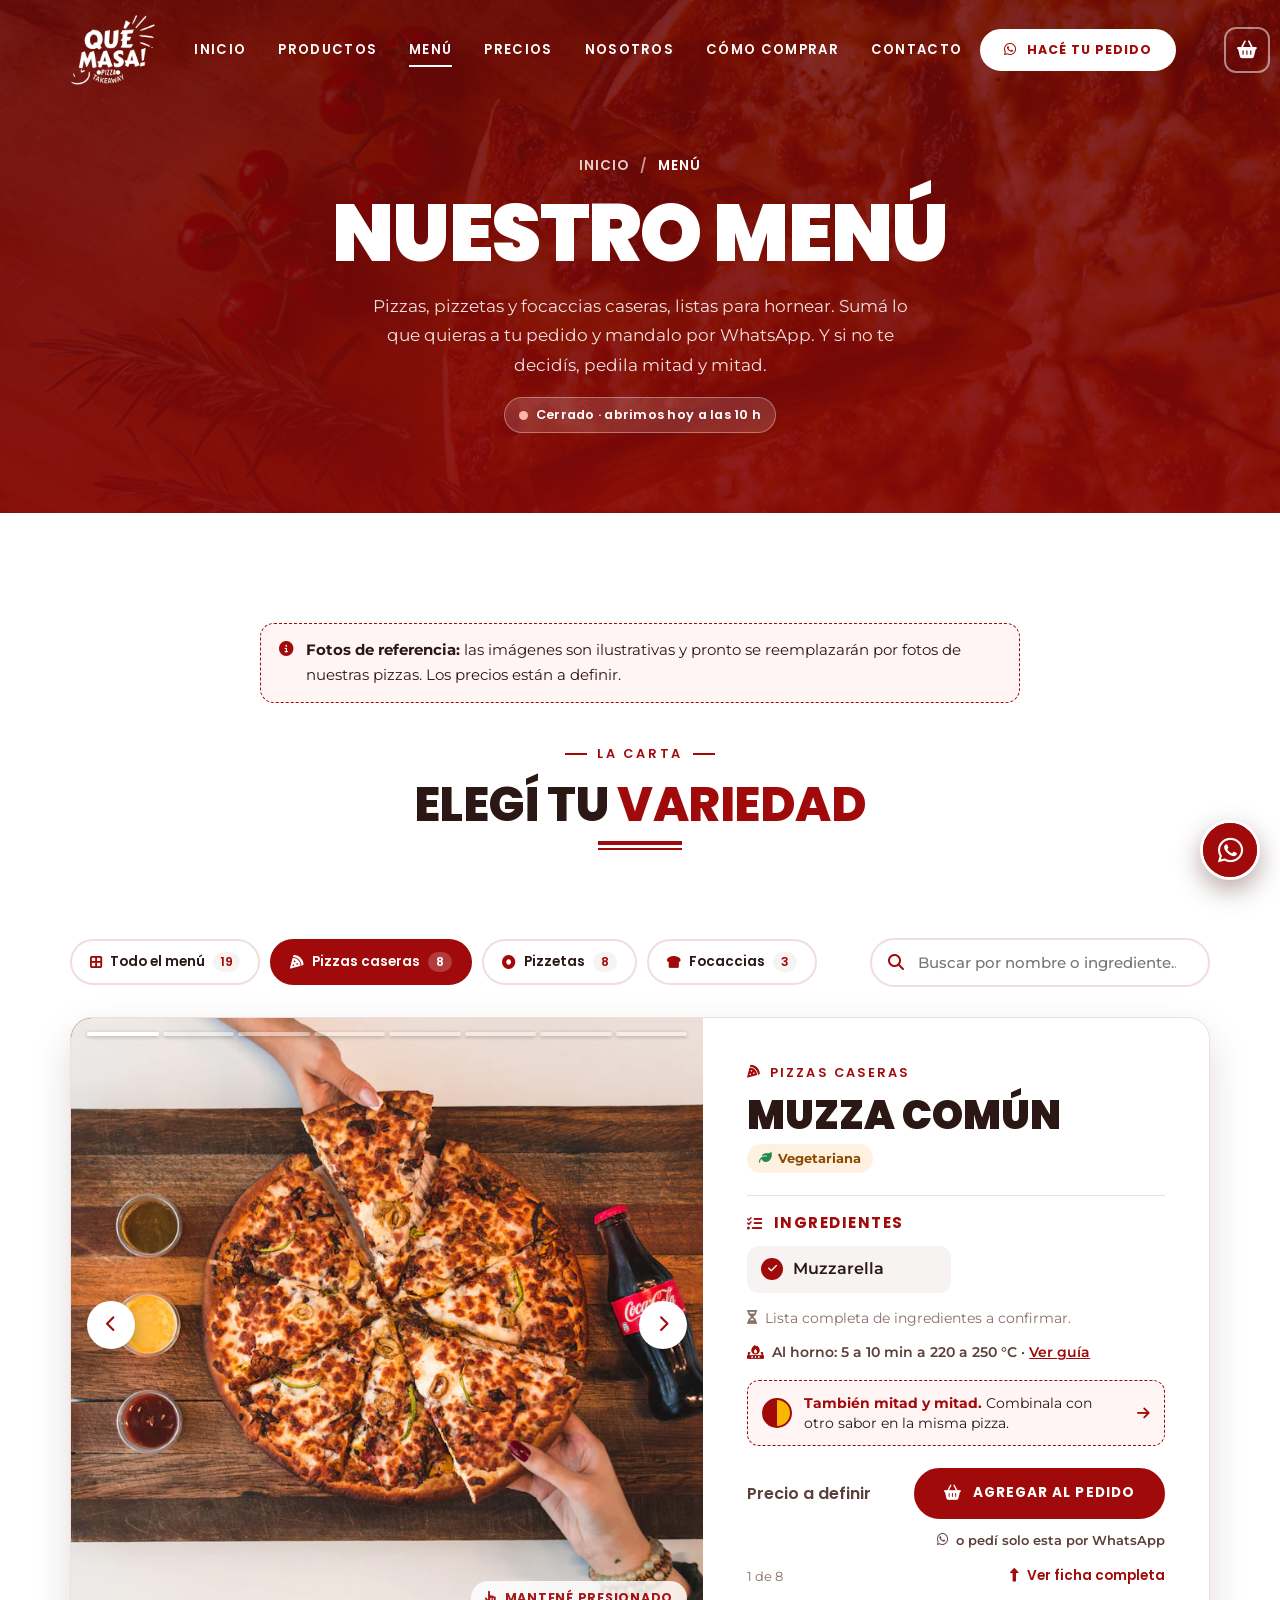
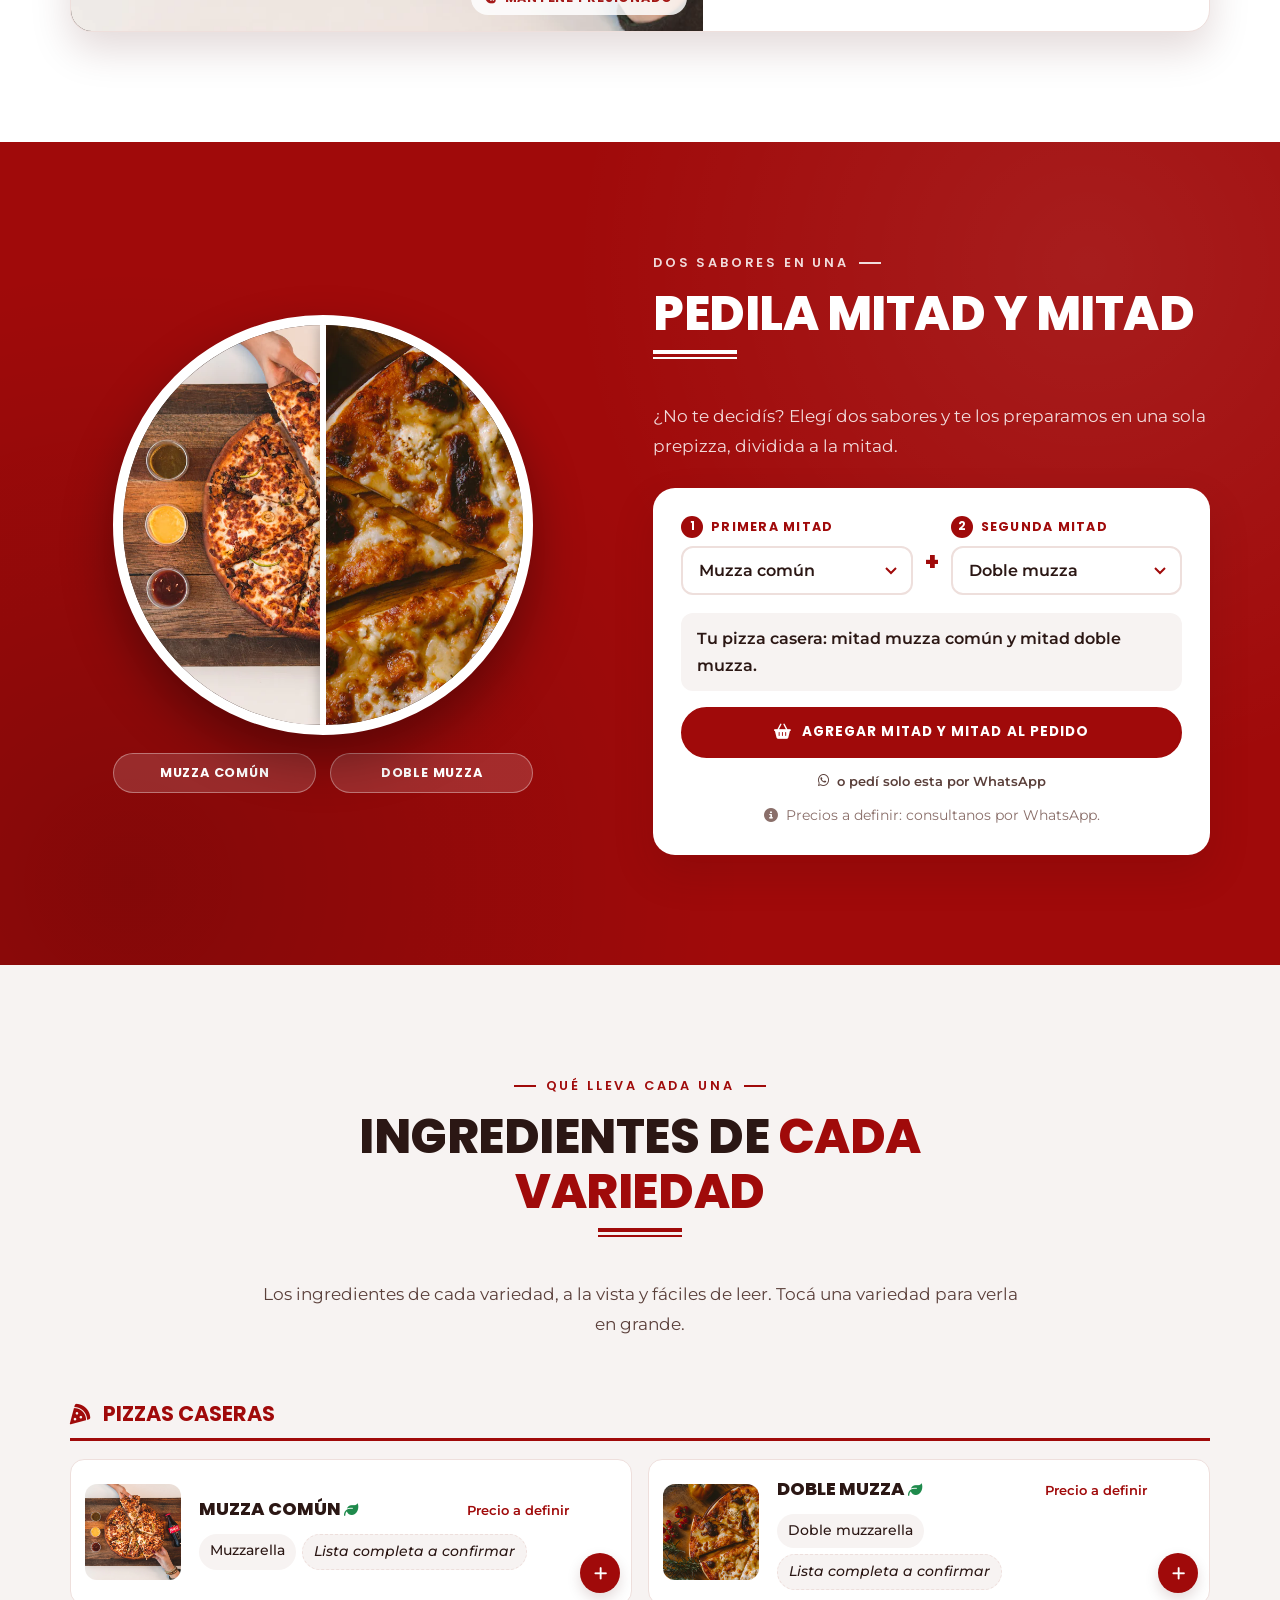
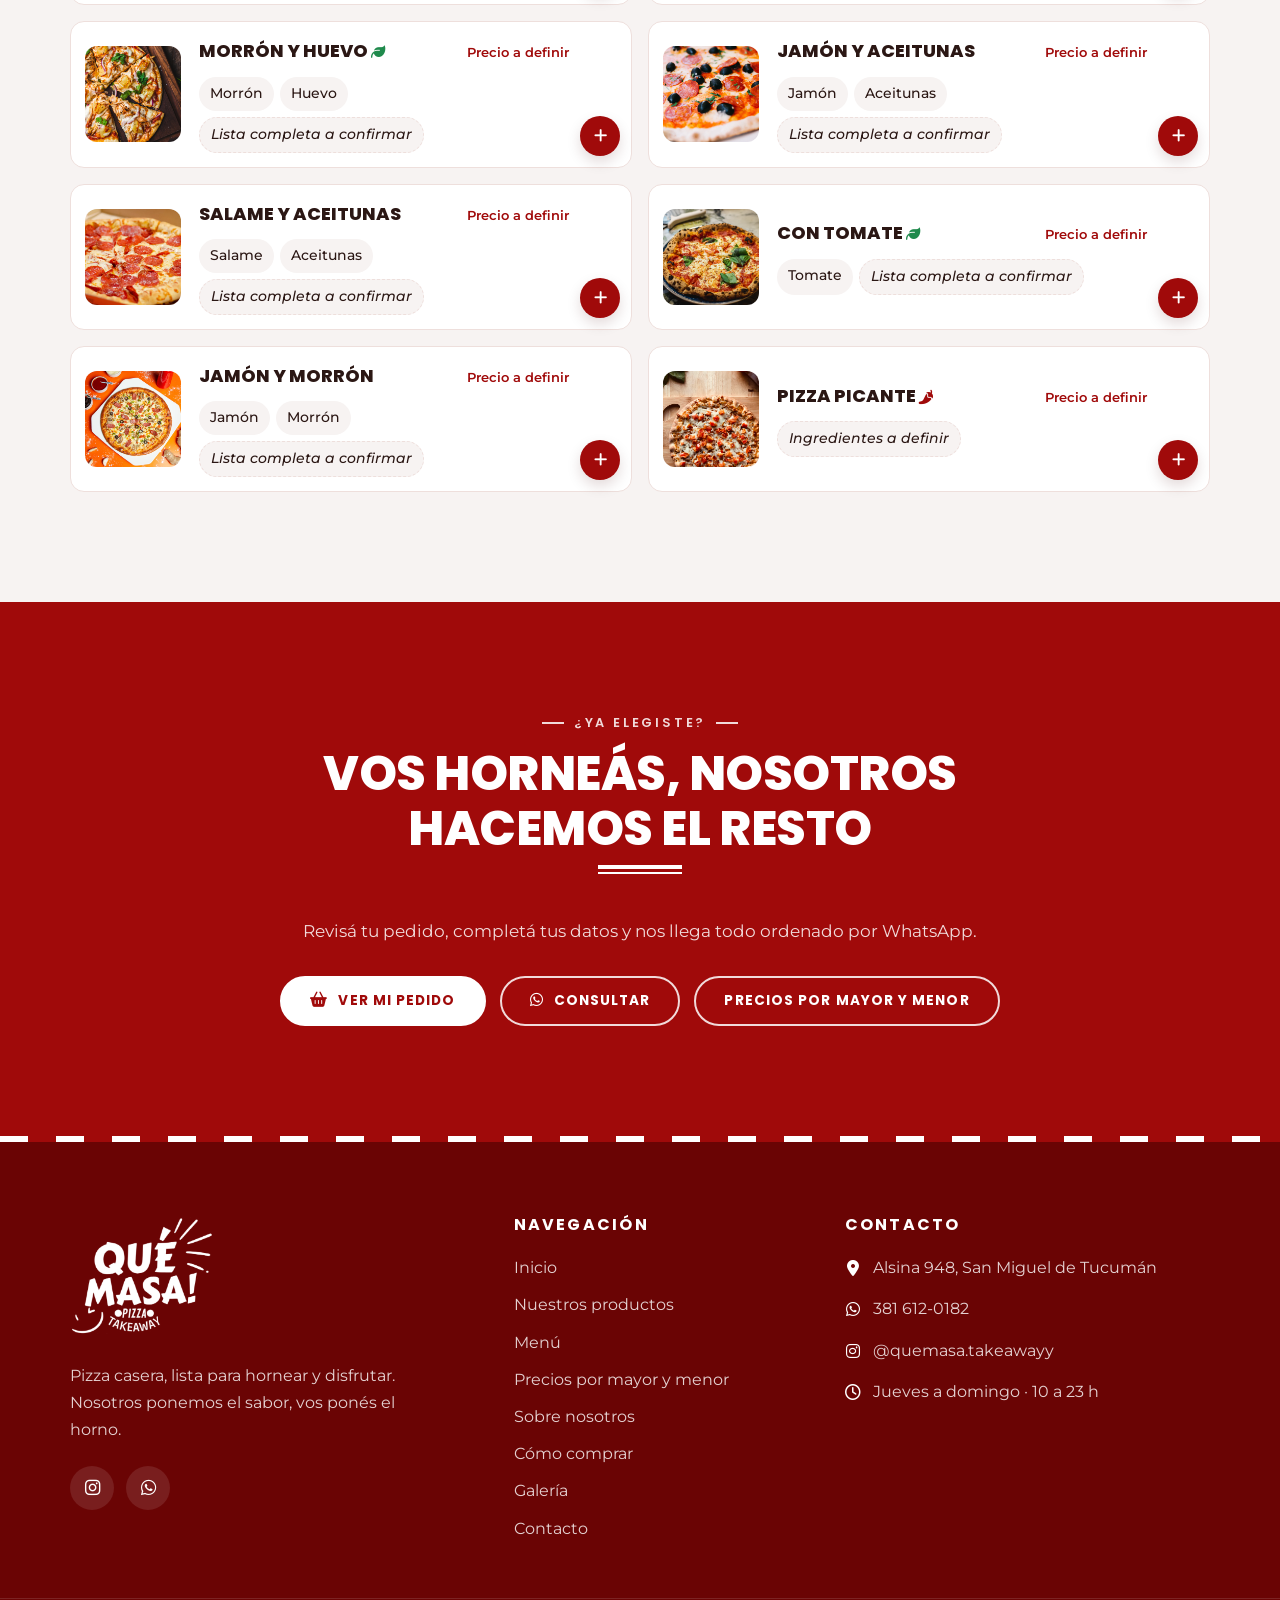
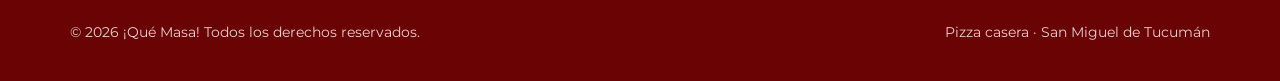
<file: menu.html>
<!DOCTYPE html>
<html lang="es-AR">
<head>
    <meta charset="UTF-8">
    <meta name="viewport" content="width=device-width, initial-scale=1">
    <title>Menú | ¡Qué Masa! — Pizzas caseras, focaccias y pizzetas</title>
    <meta name="description" content="Menú de ¡Qué Masa!: pizzas caseras, pizzetas y focaccias listas para hornear. Mirá cada variedad con sus ingredientes y pedí por WhatsApp.">
    <meta name="theme-color" content="#6A0404">

    <meta property="og:type" content="website">
    <meta property="og:title" content="Menú | ¡Qué Masa!">
    <meta property="og:description" content="Pizzas caseras, focaccias y pizzetas listas para hornear. Mirá los ingredientes de cada una.">
    <meta property="og:url" content="https://quemasa.vercel.app/menu.html">
    <meta property="og:image" content="https://quemasa.vercel.app/assets/img/hero-pizza.webp">
    <meta name="twitter:card" content="summary_large_image">
    <link rel="canonical" href="https://quemasa.vercel.app/menu.html">
    <meta property="og:locale" content="es_AR">

    <link rel="icon" type="image/png" href="assets/img/favicon.png">
    <link rel="apple-touch-icon" href="assets/img/favicon.png">

    <link rel="preconnect" href="https://fonts.googleapis.com">
    <link rel="preconnect" href="https://fonts.gstatic.com" crossorigin>
    <link href="https://fonts.googleapis.com/css2?family=Montserrat:wght@400;500;600;700&family=Poppins:wght@500;600;700;800;900&display=swap" rel="stylesheet">

    <link rel="stylesheet" href="css/iconos.css">
    <link rel="stylesheet" href="css/style.css">
</head>
<body class="pagina-menu">
    <a class="saltar-contenido" href="#contenido">Saltar al contenido</a>

    <!-- ==================== HEADER ==================== -->
    <header class="header" id="header">
        <nav class="nav contenedor" aria-label="Navegación principal">
            <a href="index.html" class="marca" aria-label="¡Qué Masa! — Ir al inicio">
                <img class="marca__logo" src="assets/img/logo-quemasa-blanco.png" alt="¡Qué Masa! Pizza Takeaway" width="484" height="403">
            </a>

            <button class="nav__toggle" type="button" aria-controls="menu-principal" aria-expanded="false" aria-label="Abrir menú">
                <span></span>
            </button>

            <ul class="nav__menu" id="menu-principal">
                <li><a class="nav__link" href="index.html#inicio">Inicio</a></li>
                <li><a class="nav__link" href="index.html#productos">Productos</a></li>
                <li><a class="nav__link is-active" href="menu.html" aria-current="page">Menú</a></li>
                <li><a class="nav__link" href="precios.html">Precios</a></li>
                <li><a class="nav__link" href="index.html#nosotros">Nosotros</a></li>
                <li><a class="nav__link" href="index.html#como-comprar">Cómo comprar</a></li>
                <li><a class="nav__link" href="index.html#contacto">Contacto</a></li>
                <li>
                    <a class="btn btn--blanco nav__cta" href="https://wa.me/5493816120182" target="_blank" rel="noopener"
                       data-wa="¡Hola, Qué Masa! Vi el menú y quiero hacer un pedido.">
                        <i class="fa-brands fa-whatsapp" aria-hidden="true"></i> Hacé tu pedido
                    </a>
                </li>
            </ul>
            <div class="nav-overlay" aria-hidden="true"></div>
        </nav>
    </header>

    <main id="contenido">

        <!-- ==================== ENCABEZADO DE PÁGINA ==================== -->
        <section class="pagina-hero" aria-labelledby="menu-titulo">
            <div class="pagina-hero__foto">
                <img src="assets/img/banda-mayorista.webp" alt="" width="1600" height="800" fetchpriority="high">
            </div>
            <div class="contenedor pagina-hero__contenido">
                <nav class="migas" aria-label="Ruta de navegación">
                    <ol>
                        <li><a href="index.html">Inicio</a></li>
                        <li aria-current="page">Menú</li>
                    </ol>
                </nav>
                <h1 class="pagina-hero__titulo" id="menu-titulo">Nuestro menú</h1>
                <p class="pagina-hero__texto">Pizzas, pizzetas y focaccias caseras, listas para hornear. Sumá lo que quieras a tu pedido y mandalo por WhatsApp. Y si no te decidís, pedila <a href="#mitad-y-mitad">mitad y mitad</a>.</p>
                <p class="pagina-hero__estado"><span class="estado-local" data-estado-local>Jueves a domingo · 10 a 23 h</span></p>
            </div>
        </section>

        <!-- ==================== CARTA INTERACTIVA ==================== -->
        <section class="seccion carta" id="carta" aria-labelledby="carta-titulo">
            <div class="contenedor">
                <p class="aviso-ejemplo" id="aviso-ejemplo" hidden>
                    <i class="fa-solid fa-circle-info" aria-hidden="true"></i>
                    <span><strong>Fotos de referencia:</strong> las imágenes son ilustrativas y pronto se reemplazarán por fotos de nuestras pizzas. Los precios están a definir.</span>
                </p>

                <div class="promos promos--carta" data-promos hidden></div>

                <div class="titulo-seccion revelar">
                    <span class="kicker">La carta</span>
                    <h2 class="titulo" id="carta-titulo">Elegí tu <span class="destacado">variedad</span></h2>
                </div>

                <!-- Filtros -->
                <div class="carta__controles revelar">
                    <div class="filtros" role="group" aria-label="Filtrar por categoría" id="filtros"></div>
                    <label class="buscador">
                        <i class="fa-solid fa-magnifying-glass" aria-hidden="true"></i>
                        <span class="visualmente-oculto">Buscar por nombre o ingrediente</span>
                        <input type="search" id="buscador" placeholder="Buscar por nombre o ingrediente…" autocomplete="off">
                    </label>
                </div>

                <!-- Carrusel: variedad seleccionada con foto grande e ingredientes -->
                <article class="vitrina" id="vitrina" aria-roledescription="carrusel" aria-label="Variedades del menú" aria-live="polite">
                    <div class="vitrina__media">
                        <button class="vitrina__foto" type="button" id="vitrina-foto" aria-label="Ampliar foto (mantené presionado para ver la ficha completa)">
                            <img id="vitrina-img" alt="" width="1000" height="750" draggable="false">
                            <span class="vitrina__zoom"><i class="fa-solid fa-hand-pointer" aria-hidden="true"></i> Mantené presionado</span>
                        </button>
                        <div class="historias" id="vitrina-progreso" aria-hidden="true"></div>
                        <span class="vitrina__etiqueta" id="vitrina-etiqueta" hidden></span>
                        <button class="vitrina__flecha vitrina__flecha--prev" type="button" id="vitrina-prev" aria-label="Variedad anterior"><i class="fa-solid fa-chevron-left" aria-hidden="true"></i></button>
                        <button class="vitrina__flecha vitrina__flecha--next" type="button" id="vitrina-next" aria-label="Variedad siguiente"><i class="fa-solid fa-chevron-right" aria-hidden="true"></i></button>
                    </div>

                    <div class="vitrina__info">
                        <span class="vitrina__categoria" id="vitrina-categoria"></span>
                        <h3 class="vitrina__nombre" id="vitrina-nombre"></h3>
                        <div class="vitrina__atributos" id="vitrina-atributos" hidden></div>
                        <p class="vitrina__descripcion" id="vitrina-descripcion"></p>

                        <h4 class="vitrina__subtitulo"><i class="fa-solid fa-list-check" aria-hidden="true"></i> Ingredientes</h4>
                        <ul class="ingredientes" id="vitrina-ingredientes"></ul>
                        <p class="vitrina__nota" id="vitrina-nota" hidden><i class="fa-solid fa-hourglass-half" aria-hidden="true"></i> Lista completa de ingredientes a confirmar.</p>
                        <a class="vitrina__horneado" id="vitrina-horneado" href="index.html#horneado" hidden><i class="fa-solid fa-fire-burner" aria-hidden="true"></i> <span></span> · <u>Ver guía</u></a>

                        <a class="vitrina__mitades" id="vitrina-mitades" href="#mitad-y-mitad" hidden>
                            <span class="vitrina__mitades-icono" aria-hidden="true"></span>
                            <span><strong>También mitad y mitad.</strong> Combinala con otro sabor en la misma pizza.</span>
                            <i class="fa-solid fa-arrow-right" aria-hidden="true"></i>
                        </a>

                        <div class="vitrina__pie">
                            <p class="vitrina__precio" id="vitrina-precio"></p>
                            <button class="btn btn--rojo" type="button" id="vitrina-agregar">
                                <i class="fa-solid fa-basket-shopping" aria-hidden="true"></i> Agregar al pedido
                            </button>
                        </div>
                        <a class="vitrina__directo" id="vitrina-pedir" href="https://wa.me/5493816120182" target="_blank" rel="noopener">
                            <i class="fa-brands fa-whatsapp" aria-hidden="true"></i> o pedí solo esta por WhatsApp
                        </a>
                        <div class="vitrina__extra">
                            <p class="vitrina__contador" id="vitrina-contador"></p>
                            <button class="vitrina__ver-ficha" type="button" id="vitrina-ver-ficha">
                                <i class="fa-solid fa-up-long" aria-hidden="true"></i> Ver ficha completa
                            </button>
                        </div>
                    </div>
                </article>

                <p class="carta__vacio" id="carta-vacio" hidden>
                    <i class="fa-regular fa-face-frown" aria-hidden="true"></i>
                    No encontramos variedades con esa búsqueda. Probá con otro ingrediente.
                </p>

                <noscript>
                    <p class="carta__vacio">Para ver el menú interactivo necesitás tener JavaScript activado. También podés consultarnos por WhatsApp al 381 612-0182.</p>
                </noscript>
            </div>
        </section>

        <!-- ==================== MITAD Y MITAD ==================== -->
        <!-- Se arma desde js/mitades.js con las categorías que tienen "mitades: true" en js/menu-datos.js -->
        <section class="seccion mitades en-oscuro" id="mitad-y-mitad" aria-labelledby="mitades-titulo" hidden>
            <div class="contenedor mitades__grid">
                <div class="mitades__visual revelar">
                    <div class="mitades__pizza" aria-hidden="true">
                        <img class="mitades__img mitades__img--izq" id="mitades-img-1" alt="" width="1000" height="750">
                        <img class="mitades__img mitades__img--der" id="mitades-img-2" alt="" width="1000" height="750">
                    </div>
                    <div class="mitades__nombres" aria-hidden="true">
                        <span class="mitades__nombre" id="mitades-visual-1"></span>
                        <span class="mitades__nombre" id="mitades-visual-2"></span>
                    </div>
                </div>

                <div class="mitades__contenido revelar" style="--retraso:.1s">
                    <div class="titulo-seccion titulo-seccion--izq">
                        <span class="kicker">Dos sabores en una</span>
                        <h2 class="titulo" id="mitades-titulo">Pedila <span class="destacado">mitad y mitad</span></h2>
                        <p class="bajada">¿No te decidís? Elegí dos sabores y te los preparamos en una sola prepizza, dividida a la mitad.</p>
                    </div>

                    <div class="mitades__panel">
                        <div class="mitades__selectores">
                            <label class="mitades__campo">
                                <span class="mitades__etiqueta"><span class="mitades__punto">1</span> Primera mitad</span>
                                <select id="mitades-sabor-1"></select>
                            </label>
                            <span class="mitades__mas" aria-hidden="true">+</span>
                            <label class="mitades__campo">
                                <span class="mitades__etiqueta"><span class="mitades__punto">2</span> Segunda mitad</span>
                                <select id="mitades-sabor-2"></select>
                            </label>
                        </div>
                        <p class="mitades__resumen" id="mitades-resumen" aria-live="polite"></p>
                        <button class="btn btn--rojo btn--bloque" type="button" id="mitades-agregar" hidden>
                            <i class="fa-solid fa-basket-shopping" aria-hidden="true"></i> Agregar mitad y mitad al pedido
                        </button>
                        <a class="btn btn--rojo btn--bloque" id="mitades-pedir" href="https://wa.me/5493816120182" target="_blank" rel="noopener">
                            <i class="fa-brands fa-whatsapp" aria-hidden="true"></i> Pedir mitad y mitad
                        </a>
                        <p class="mitades__nota" id="mitades-nota"><i class="fa-solid fa-circle-info" aria-hidden="true"></i> <span></span></p>
                    </div>
                </div>
            </div>
        </section>

        <!-- ==================== INGREDIENTES DE CADA VARIEDAD ==================== -->
        <section class="seccion tabla-ingredientes" id="ingredientes" aria-labelledby="ingredientes-titulo">
            <div class="contenedor">
                <div class="titulo-seccion revelar">
                    <span class="kicker">Qué lleva cada una</span>
                    <h2 class="titulo" id="ingredientes-titulo">Ingredientes de <span class="destacado">cada variedad</span></h2>
                    <p class="bajada">Los ingredientes de cada variedad, a la vista y fáciles de leer. Tocá una variedad para verla en grande.</p>
                </div>

                <div id="lista-ingredientes"></div>
            </div>
        </section>

        <!-- ==================== CTA ==================== -->
        <section class="seccion menu-cta en-oscuro" aria-labelledby="cta-titulo">
            <div class="contenedor menu-cta__contenido revelar">
                <div class="titulo-seccion">
                    <span class="kicker">¿Ya elegiste?</span>
                    <h2 class="titulo" id="cta-titulo">Vos horneás, <span class="destacado">nosotros hacemos el resto</span></h2>
                    <p class="bajada">Revisá tu pedido, completá tus datos y nos llega todo ordenado por WhatsApp.</p>
                </div>
                <div class="menu-cta__acciones">
                    <a class="btn btn--blanco" href="#pedido" data-abrir-pedido>
                        <i class="fa-solid fa-basket-shopping" aria-hidden="true"></i> Ver mi pedido
                    </a>
                    <a class="btn btn--contorno" href="https://wa.me/5493816120182" target="_blank" rel="noopener"
                       data-wa="¡Hola, Qué Masa! Vi el menú y tengo una consulta.">
                        <i class="fa-brands fa-whatsapp" aria-hidden="true"></i> Consultar
                    </a>
                    <a class="btn btn--contorno" href="precios.html">Precios por mayor y menor</a>
                </div>
            </div>
        </section>
    </main>

    <!-- ==================== FOOTER ==================== -->
    <footer class="footer">
        <div class="contenedor footer__grid">
            <div class="footer__marca">
                <a href="index.html" class="marca" aria-label="¡Qué Masa! — Volver al inicio">
                    <img class="marca__logo" src="assets/img/logo-quemasa-blanco.png" alt="¡Qué Masa! Pizza Takeaway" width="484" height="403" loading="lazy">
                </a>
                <p class="footer__descripcion">Pizza casera, lista para hornear y disfrutar. Nosotros ponemos el sabor, vos ponés el horno.</p>
                <div class="redes">
                    <a href="https://www.instagram.com/quemasa.takeawayy/" target="_blank" rel="noopener" aria-label="Instagram de ¡Qué Masa!"><i class="fa-brands fa-instagram" aria-hidden="true"></i></a>
                    <a href="https://wa.me/5493816120182" target="_blank" rel="noopener" aria-label="WhatsApp de ¡Qué Masa!" data-wa="¡Hola, Qué Masa! Tengo una consulta."><i class="fa-brands fa-whatsapp" aria-hidden="true"></i></a>
                </div>
            </div>

            <nav aria-label="Navegación del pie de página">
                <h3>Navegación</h3>
                <ul class="footer__links">
                    <li><a href="index.html#inicio">Inicio</a></li>
                    <li><a href="index.html#productos">Nuestros productos</a></li>
                    <li><a href="menu.html">Menú</a></li>
                    <li><a href="precios.html">Precios por mayor y menor</a></li>
                    <li><a href="index.html#nosotros">Sobre nosotros</a></li>
                    <li><a href="index.html#como-comprar">Cómo comprar</a></li>
                    <li><a href="index.html#galeria">Galería</a></li>
                    <li><a href="index.html#contacto">Contacto</a></li>
                </ul>
            </nav>

            <div>
                <h3>Contacto</h3>
                <ul class="footer__contacto">
                    <li><i class="fa-solid fa-location-dot" aria-hidden="true"></i>
                        <a href="https://www.google.com/maps/search/?api=1&amp;query=Alsina%20948%2C%20San%20Miguel%20de%20Tucum%C3%A1n%2C%20Tucum%C3%A1n%2C%20Argentina" target="_blank" rel="noopener">Alsina 948, San Miguel de Tucumán</a></li>
                    <li><i class="fa-brands fa-whatsapp" aria-hidden="true"></i>
                        <a href="https://wa.me/5493816120182" target="_blank" rel="noopener" data-wa="¡Hola, Qué Masa! Tengo una consulta.">381 612-0182</a></li>
                    <li><i class="fa-brands fa-instagram" aria-hidden="true"></i>
                        <a href="https://www.instagram.com/quemasa.takeawayy/" target="_blank" rel="noopener">@quemasa.takeawayy</a></li>
                    <li>
                      <i class="fa-regular fa-clock" aria-hidden="true"></i>
                      <span data-horarios>Jueves a domingo · 10 a 23 h</span>
                    </li>
                </ul>
            </div>
        </div>

        <div class="footer__base">
            <div class="contenedor">
                <p>© <span id="anio">2026</span> ¡Qué Masa! Todos los derechos reservados.</p>
                <p>Pizza casera · San Miguel de Tucumán</p>
            </div>
        </div>
    </footer>

    <a class="whatsapp-flotante" href="https://wa.me/5493816120182" target="_blank" rel="noopener"
       data-wa="¡Hola, Qué Masa! Vi el menú y quiero hacer un pedido." aria-label="Hacer un pedido por WhatsApp">
        <i class="fa-brands fa-whatsapp" aria-hidden="true"></i>
    </a>

    <!-- Ficha deslizable de la variedad (se abre manteniendo presionada la foto del carrusel) -->
    <div class="ficha" id="ficha" role="dialog" aria-modal="true" aria-labelledby="ficha-nombre" hidden>
        <div class="ficha__fondo" aria-hidden="true"></div>
        <section class="ficha__panel" id="ficha-panel">
            <div class="ficha__agarre" aria-hidden="true"></div>
            <button class="ficha__cerrar" type="button" id="ficha-cerrar" aria-label="Cerrar ficha"><i class="fa-solid fa-xmark" aria-hidden="true"></i></button>

            <div class="ficha__media" id="ficha-media">
                <img id="ficha-img" alt="" width="1000" height="750" draggable="false">
                <div class="historias historias--ficha" id="ficha-progreso" aria-hidden="true"></div>
                <span class="vitrina__etiqueta" id="ficha-etiqueta" hidden></span>
                <button class="ficha__zona ficha__zona--prev" type="button" id="ficha-prev" aria-label="Variedad anterior"></button>
                <button class="ficha__zona ficha__zona--next" type="button" id="ficha-next" aria-label="Variedad siguiente"></button>
            </div>

            <div class="ficha__cuerpo">
                <span class="vitrina__categoria" id="ficha-categoria"></span>
                <h2 class="vitrina__nombre" id="ficha-nombre"></h2>
                <div class="vitrina__atributos" id="ficha-atributos" hidden></div>
                <p class="vitrina__descripcion" id="ficha-descripcion"></p>

                <h3 class="vitrina__subtitulo"><i class="fa-solid fa-list-check" aria-hidden="true"></i> Ingredientes</h3>
                <ul class="ingredientes" id="ficha-ingredientes"></ul>
                <p class="vitrina__nota" id="ficha-nota" hidden><i class="fa-solid fa-hourglass-half" aria-hidden="true"></i> Lista completa de ingredientes a confirmar.</p>
                <a class="vitrina__horneado" id="ficha-horneado" href="index.html#horneado" hidden><i class="fa-solid fa-fire-burner" aria-hidden="true"></i> <span></span> · <u>Ver guía</u></a>

                <div class="vitrina__pie">
                    <p class="vitrina__precio" id="ficha-precio"></p>
                    <button class="btn btn--rojo" type="button" id="ficha-agregar">
                        <i class="fa-solid fa-basket-shopping" aria-hidden="true"></i> Agregar al pedido
                    </button>
                </div>
                <a class="vitrina__directo" id="ficha-pedir" href="https://wa.me/5493816120182" target="_blank" rel="noopener">
                    <i class="fa-brands fa-whatsapp" aria-hidden="true"></i> o pedí solo esta por WhatsApp
                </a>
                <p class="ficha__ayuda">
                    <span id="ficha-contador"></span> ·
                    Tocá los costados de la foto para pasar de variedad · Deslizá hacia abajo para cerrar
                </p>
            </div>
        </section>
    </div>

    <!-- Visor de fotos -->
    <div class="lightbox" id="lightbox" role="dialog" aria-modal="true" aria-label="Imagen ampliada" hidden>
        <button class="lightbox__btn lightbox__cerrar" type="button" aria-label="Cerrar"><i class="fa-solid fa-xmark" aria-hidden="true"></i></button>
        <button class="lightbox__btn lightbox__prev" type="button" aria-label="Imagen anterior"><i class="fa-solid fa-chevron-left" aria-hidden="true"></i></button>
        <figure class="lightbox__figura">
            <img class="lightbox__img" alt="">
            <figcaption class="lightbox__leyenda"></figcaption>
        </figure>
        <button class="lightbox__btn lightbox__next" type="button" aria-label="Imagen siguiente"><i class="fa-solid fa-chevron-right" aria-hidden="true"></i></button>
    </div>

    <script src="js/negocio-datos.js" defer></script>
    <script src="js/menu-datos.js" defer></script>
    <script src="js/main.js" defer></script>
    <script src="js/pedido.js" defer></script>
    <script src="js/menu.js" defer></script>
    <script src="js/mitades.js" defer></script>
</body>
</html>
</file>
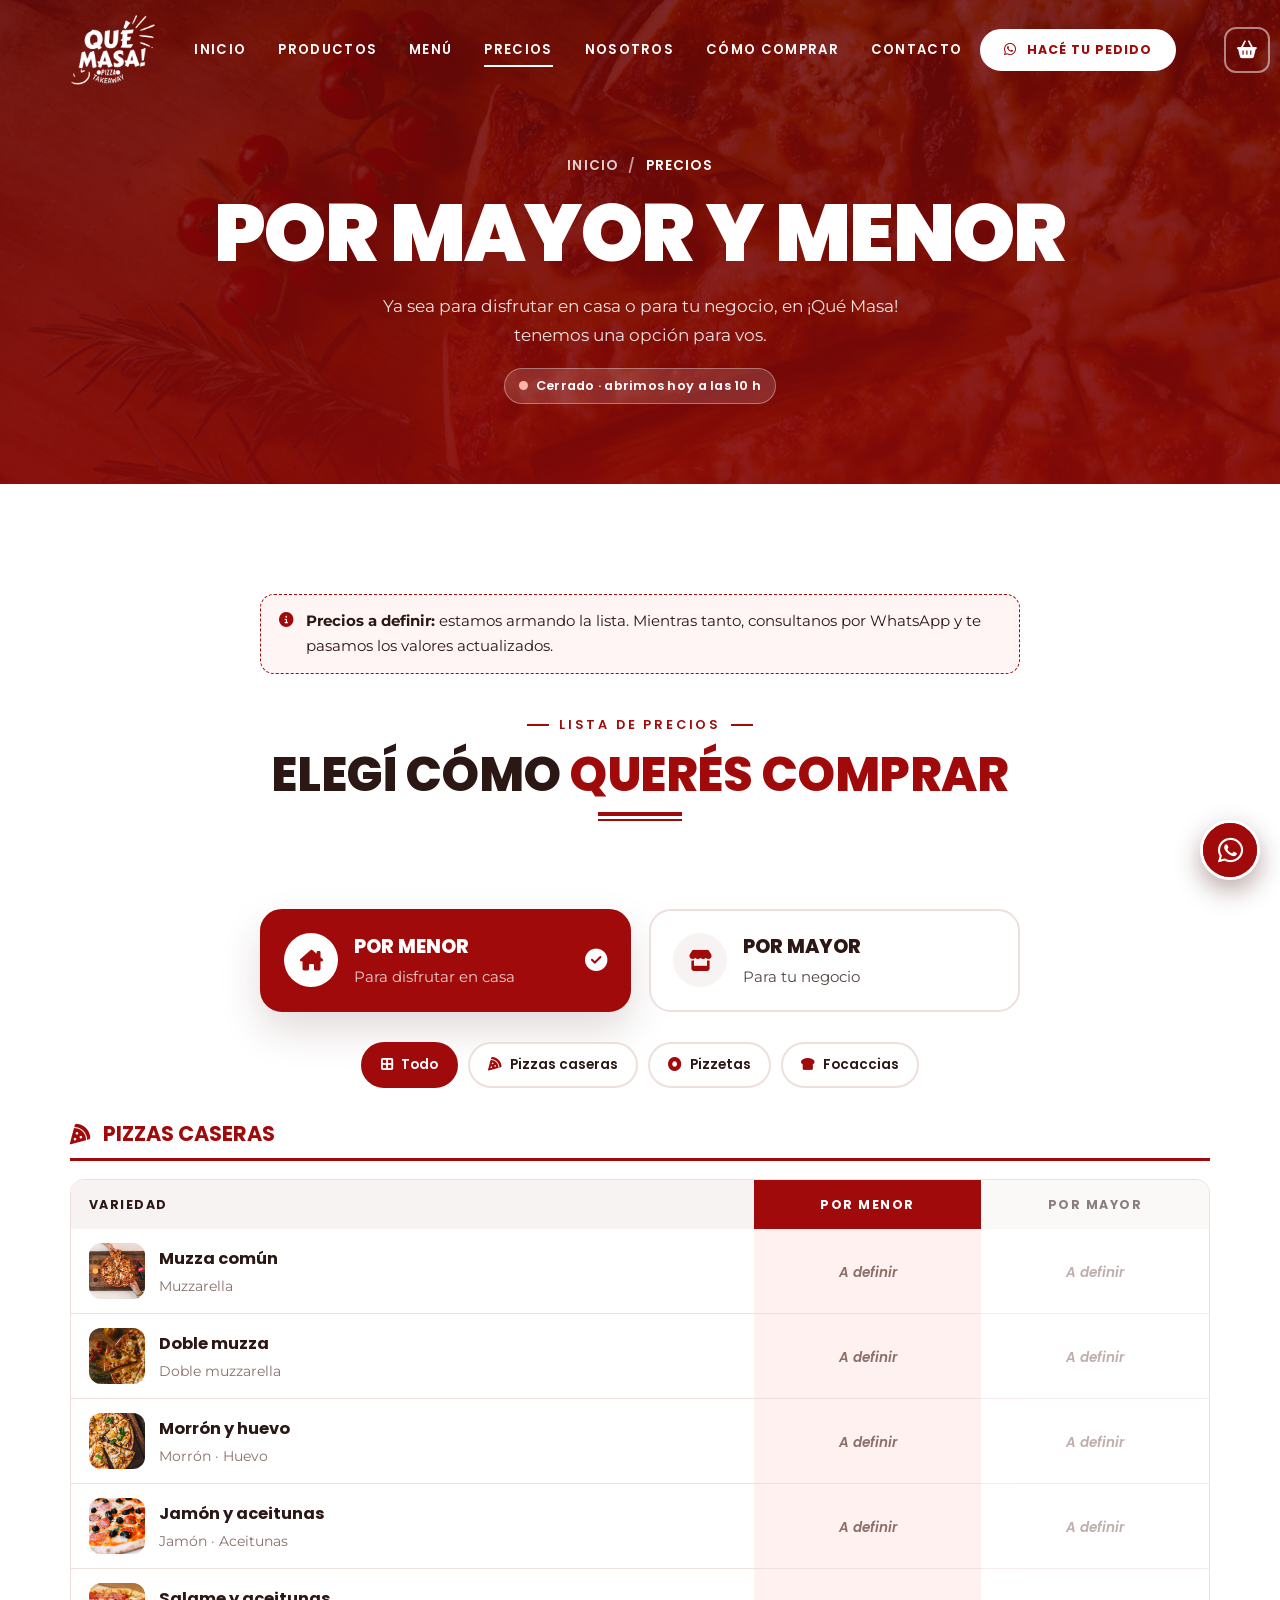
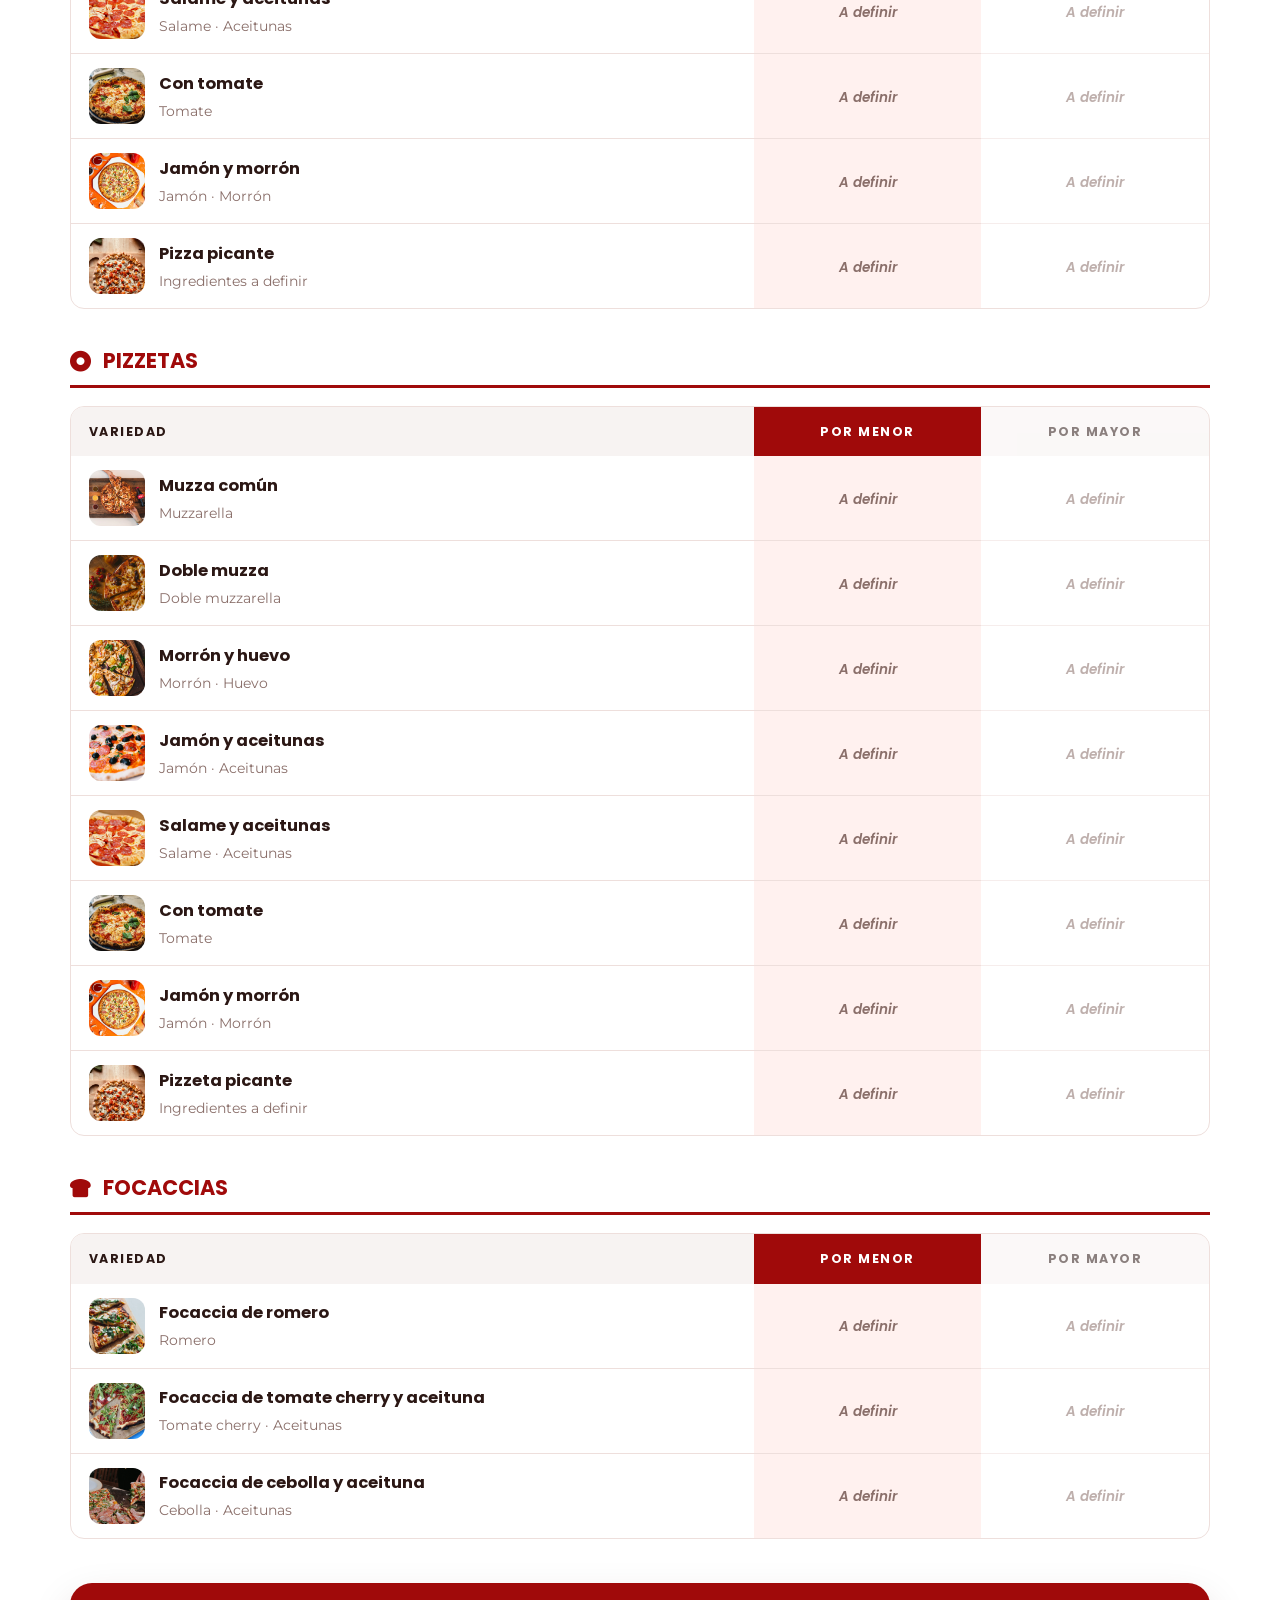
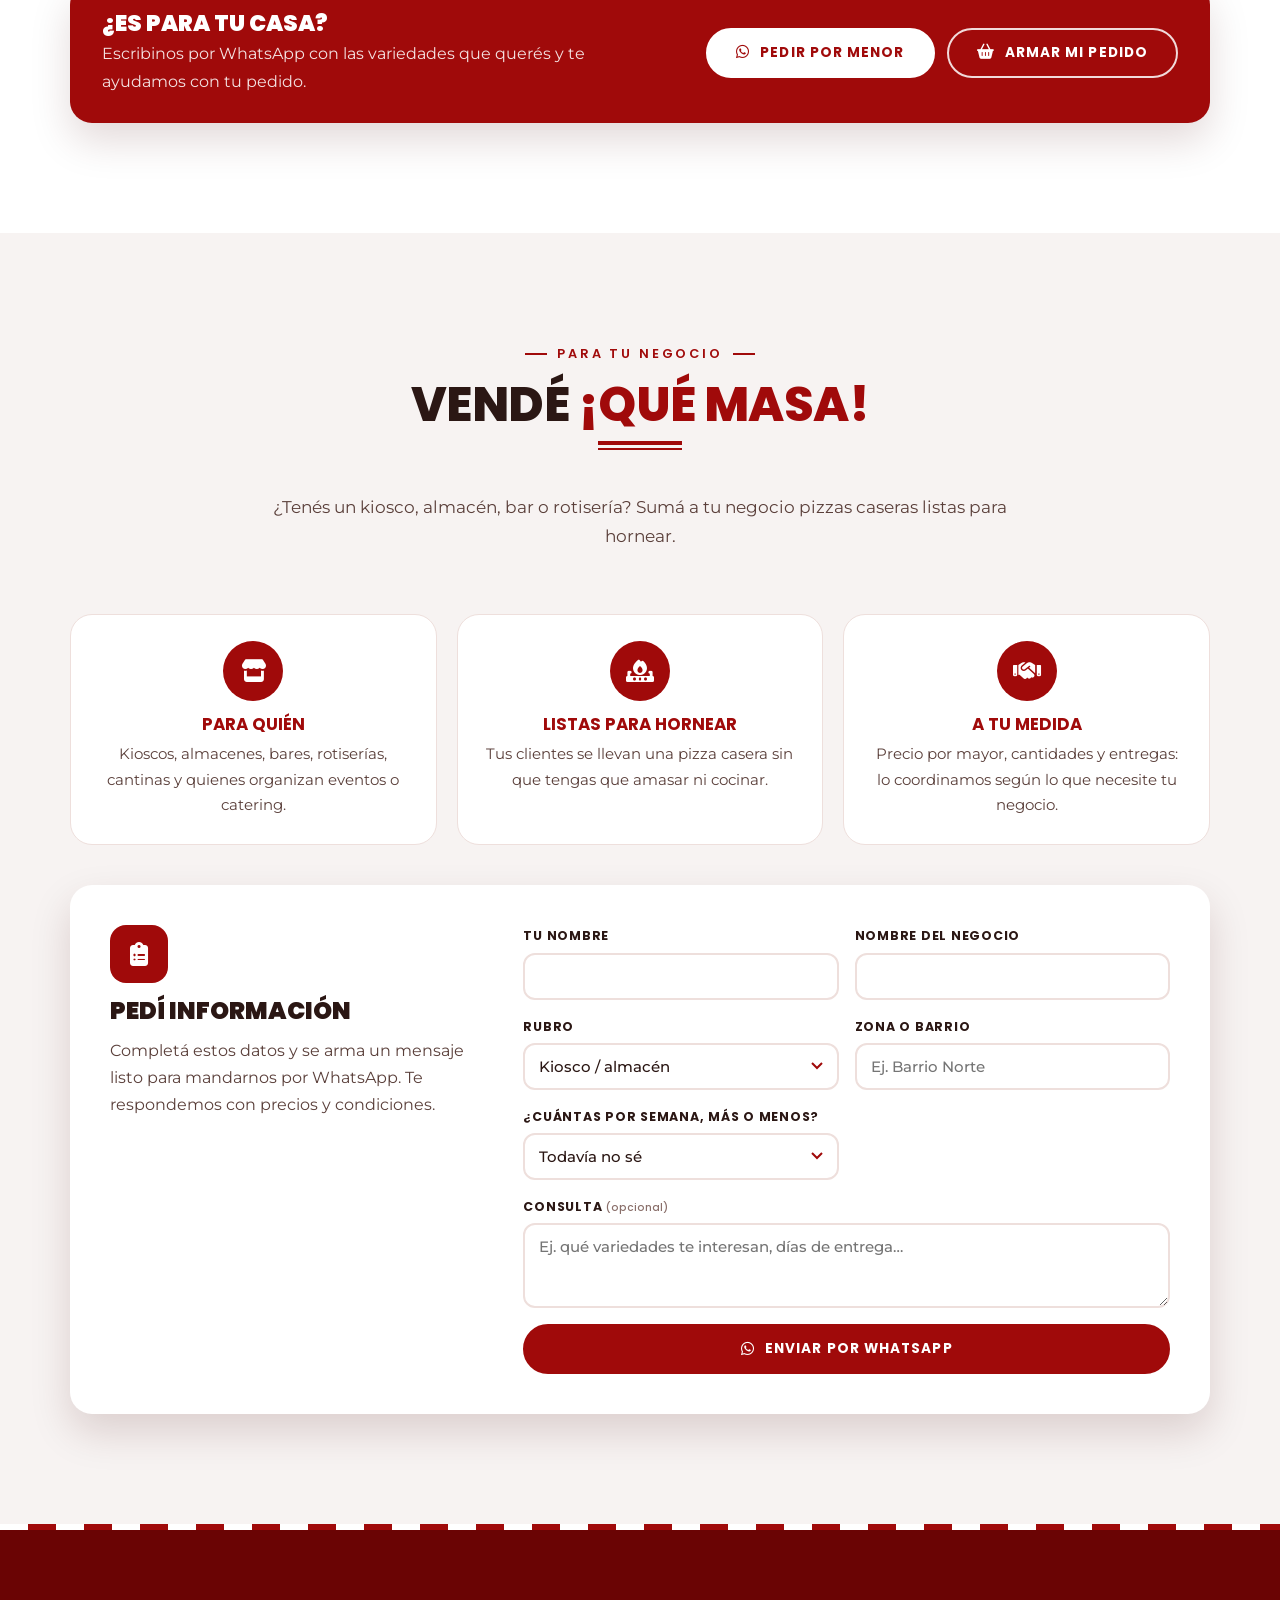
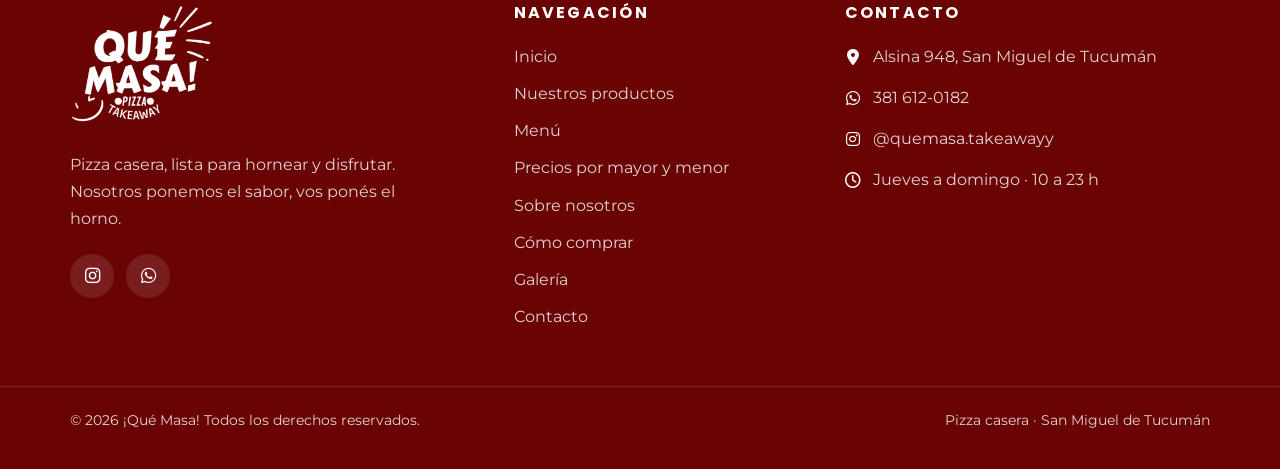
<file: precios.html>
<!DOCTYPE html>
<html lang="es-AR">
<head>
    <meta charset="UTF-8">
    <meta name="viewport" content="width=device-width, initial-scale=1">
    <title>Precios por mayor y menor | ¡Qué Masa!</title>
    <meta name="description" content="Lista de precios de ¡Qué Masa! por menor y por mayor: pizzas caseras, pizzetas y focaccias listas para hornear. Consultá condiciones por WhatsApp.">
    <meta name="theme-color" content="#6A0404">

    <meta property="og:type" content="website">
    <meta property="og:title" content="Precios por mayor y menor | ¡Qué Masa!">
    <meta property="og:description" content="Pizzas caseras, pizzetas y focaccias listas para hornear. Para tu casa o para tu negocio.">
    <meta property="og:url" content="https://quemasa.vercel.app/precios.html">
    <meta property="og:image" content="https://quemasa.vercel.app/assets/img/hero-pizza.webp">
    <meta name="twitter:card" content="summary_large_image">
    <link rel="canonical" href="https://quemasa.vercel.app/precios.html">
    <meta property="og:locale" content="es_AR">

    <link rel="icon" type="image/png" href="assets/img/favicon.png">
    <link rel="apple-touch-icon" href="assets/img/favicon.png">

    <link rel="preconnect" href="https://fonts.googleapis.com">
    <link rel="preconnect" href="https://fonts.gstatic.com" crossorigin>
    <link href="https://fonts.googleapis.com/css2?family=Montserrat:wght@400;500;600;700&family=Poppins:wght@500;600;700;800;900&display=swap" rel="stylesheet">

    <link rel="stylesheet" href="css/iconos.css">
    <link rel="stylesheet" href="css/style.css">
</head>
<body class="pagina-precios">
    <a class="saltar-contenido" href="#contenido">Saltar al contenido</a>

    <!-- ==================== HEADER ==================== -->
    <header class="header" id="header">
        <nav class="nav contenedor" aria-label="Navegación principal">
            <a href="index.html" class="marca" aria-label="¡Qué Masa! — Ir al inicio">
                <img class="marca__logo" src="assets/img/logo-quemasa-blanco.png" alt="¡Qué Masa! Pizza Takeaway" width="484" height="403">
            </a>

            <button class="nav__toggle" type="button" aria-controls="menu-principal" aria-expanded="false" aria-label="Abrir menú">
                <span></span>
            </button>

            <ul class="nav__menu" id="menu-principal">
                <li><a class="nav__link" href="index.html#inicio">Inicio</a></li>
                <li><a class="nav__link" href="index.html#productos">Productos</a></li>
                <li><a class="nav__link" href="menu.html">Menú</a></li>
                <li><a class="nav__link is-active" href="precios.html" aria-current="page">Precios</a></li>
                <li><a class="nav__link" href="index.html#nosotros">Nosotros</a></li>
                <li><a class="nav__link" href="index.html#como-comprar">Cómo comprar</a></li>
                <li><a class="nav__link" href="index.html#contacto">Contacto</a></li>
                <li>
                    <a class="btn btn--blanco nav__cta" href="https://wa.me/5493816120182" target="_blank" rel="noopener"
                       data-wa="¡Hola, Qué Masa! Quiero hacer un pedido.">
                        <i class="fa-brands fa-whatsapp" aria-hidden="true"></i> Hacé tu pedido
                    </a>
                </li>
            </ul>
            <div class="nav-overlay" aria-hidden="true"></div>
        </nav>
    </header>

    <main id="contenido">

        <!-- ==================== ENCABEZADO DE PÁGINA ==================== -->
        <section class="pagina-hero" aria-labelledby="precios-titulo">
            <div class="pagina-hero__foto">
                <img src="assets/img/banda-mayorista.webp" alt="" width="1600" height="800" fetchpriority="high">
            </div>
            <div class="contenedor pagina-hero__contenido">
                <nav class="migas" aria-label="Ruta de navegación">
                    <ol>
                        <li><a href="index.html">Inicio</a></li>
                        <li aria-current="page">Precios</li>
                    </ol>
                </nav>
                <h1 class="pagina-hero__titulo" id="precios-titulo">Por mayor y menor</h1>
                <p class="pagina-hero__texto">Ya sea para disfrutar en casa o para tu negocio, en ¡Qué Masa! tenemos una opción para vos.</p>
                <p class="pagina-hero__estado"><span class="estado-local" data-estado-local>Jueves a domingo · 10 a 23 h</span></p>
            </div>
        </section>

        <!-- ==================== LISTA DE PRECIOS ==================== -->
        <section class="seccion precios" id="lista" aria-labelledby="lista-titulo">
            <div class="contenedor">
                <p class="aviso-ejemplo" id="aviso-precios" hidden>
                    <i class="fa-solid fa-circle-info" aria-hidden="true"></i>
                    <span><strong>Precios a definir:</strong> estamos armando la lista. Mientras tanto, consultanos por WhatsApp y te pasamos los valores actualizados.</span>
                </p>

                <div class="titulo-seccion revelar">
                    <span class="kicker">Lista de precios</span>
                    <h2 class="titulo" id="lista-titulo">Elegí cómo <span class="destacado">querés comprar</span></h2>
                </div>

                <!-- Selector de modalidad -->
                <div class="modalidades revelar" role="group" aria-label="Modalidad de compra">
                    <button class="modalidad" type="button" data-modo="menor" aria-pressed="true">
                        <span class="modalidad__icono"><i class="fa-solid fa-house-chimney" aria-hidden="true"></i></span>
                        <span class="modalidad__texto">
                            <span class="modalidad__titulo">Por menor</span>
                            <span class="modalidad__bajada">Para disfrutar en casa</span>
                        </span>
                        <i class="fa-solid fa-circle-check modalidad__check" aria-hidden="true"></i>
                    </button>
                    <button class="modalidad" type="button" data-modo="mayor" aria-pressed="false">
                        <span class="modalidad__icono"><i class="fa-solid fa-store" aria-hidden="true"></i></span>
                        <span class="modalidad__texto">
                            <span class="modalidad__titulo">Por mayor</span>
                            <span class="modalidad__bajada">Para tu negocio</span>
                        </span>
                        <i class="fa-solid fa-circle-check modalidad__check" aria-hidden="true"></i>
                    </button>
                </div>

                <!-- Filtro por categoría -->
                <div class="filtros precios__filtros revelar" role="group" aria-label="Filtrar por categoría" id="filtros-precios"></div>

                <!-- Tablas de precios (se arman desde js/menu-datos.js) -->
                <div id="lista-precios" aria-live="polite"></div>

                <noscript>
                    <p class="carta__vacio">Para ver la lista de precios necesitás tener JavaScript activado. También podés consultarnos por WhatsApp al 381 612-0182.</p>
                </noscript>

                <!-- Consulta según la modalidad -->
                <div class="precios__consulta revelar">
                    <div>
                        <h3 class="precios__consulta-titulo" id="consulta-titulo">¿Querés hacer tu pedido?</h3>
                        <p class="precios__consulta-texto" id="consulta-texto">Escribinos por WhatsApp y te ayudamos a armarlo.</p>
                    </div>
                    <div class="precios__consulta-acciones">
                        <a class="btn btn--blanco" id="consulta-boton" href="https://wa.me/5493816120182" target="_blank" rel="noopener">
                            <i class="fa-brands fa-whatsapp" aria-hidden="true"></i> <span id="consulta-boton-texto">Consultar por WhatsApp</span>
                        </a>
                        <a class="btn btn--contorno" id="consulta-armar" href="menu.html">
                            <i class="fa-solid fa-basket-shopping" aria-hidden="true"></i> Armar mi pedido
                        </a>
                    </div>
                </div>
            </div>
        </section>

        <!-- ==================== REVENDEDORES ==================== -->
        <section class="seccion revendedores" id="revendedores" aria-labelledby="revendedores-titulo">
            <div class="contenedor">
                <div class="titulo-seccion revelar">
                    <span class="kicker">Para tu negocio</span>
                    <h2 class="titulo" id="revendedores-titulo">Vendé <span class="destacado">¡Qué Masa!</span></h2>
                    <p class="bajada">¿Tenés un kiosco, almacén, bar o rotisería? Sumá a tu negocio pizzas caseras listas para hornear.</p>
                </div>

                <ul class="ventajas">
                    <li class="ventaja revelar">
                        <span class="ventaja__icono"><i class="fa-solid fa-store" aria-hidden="true"></i></span>
                        <h3>Para quién</h3>
                        <p>Kioscos, almacenes, bares, rotiserías, cantinas y quienes organizan eventos o catering.</p>
                    </li>
                    <li class="ventaja revelar" style="--retraso:.1s">
                        <span class="ventaja__icono"><i class="fa-solid fa-fire-burner" aria-hidden="true"></i></span>
                        <h3>Listas para hornear</h3>
                        <p>Tus clientes se llevan una pizza casera sin que tengas que amasar ni cocinar.</p>
                    </li>
                    <li class="ventaja revelar" style="--retraso:.2s">
                        <span class="ventaja__icono"><i class="fa-solid fa-handshake" aria-hidden="true"></i></span>
                        <h3>A tu medida</h3>
                        <p>Precio por mayor, cantidades y entregas: lo coordinamos según lo que necesite tu negocio.</p>
                    </li>
                </ul>

                <div class="formulario-caja revelar">
                    <div class="formulario-caja__intro">
                        <span class="formulario-caja__icono"><i class="fa-solid fa-clipboard-list" aria-hidden="true"></i></span>
                        <h3>Pedí información</h3>
                        <p>Completá estos datos y se arma un mensaje listo para mandarnos por WhatsApp. Te respondemos con precios y condiciones.</p>
                    </div>
                    <form class="formulario" id="form-revendedor" novalidate>
                        <label class="campo"><span class="campo__etiqueta">Tu nombre</span>
                            <input name="nombre" autocomplete="name" required maxlength="60">
                            <span class="campo__error">Contanos tu nombre.</span></label>
                        <label class="campo"><span class="campo__etiqueta">Nombre del negocio</span>
                            <input name="negocio" autocomplete="organization" required maxlength="80">
                            <span class="campo__error">Contanos cómo se llama tu negocio.</span></label>
                        <label class="campo"><span class="campo__etiqueta">Rubro</span>
                            <select name="rubro">
                                <option>Kiosco / almacén</option>
                                <option>Bar / restaurante</option>
                                <option>Rotisería</option>
                                <option>Eventos / catering</option>
                                <option>Otro</option>
                            </select></label>
                        <label class="campo"><span class="campo__etiqueta">Zona o barrio</span>
                            <input name="zona" maxlength="80" placeholder="Ej. Barrio Norte"></label>
                        <label class="campo"><span class="campo__etiqueta">¿Cuántas por semana, más o menos?</span>
                            <select name="cantidad">
                                <option>Todavía no sé</option>
                                <option>Hasta 10</option>
                                <option>Entre 10 y 30</option>
                                <option>Entre 30 y 60</option>
                                <option>Más de 60</option>
                            </select></label>
                        <label class="campo campo--ancho"><span class="campo__etiqueta">Consulta <small>(opcional)</small></span>
                            <textarea name="consulta" rows="3" maxlength="400" placeholder="Ej. qué variedades te interesan, días de entrega…"></textarea></label>
                        <button class="btn btn--rojo campo--ancho" type="submit">
                            <i class="fa-brands fa-whatsapp" aria-hidden="true"></i> Enviar por WhatsApp
                        </button>
                    </form>
                </div>
            </div>
        </section>
    </main>

    <!-- ==================== FOOTER ==================== -->
    <footer class="footer">
        <div class="contenedor footer__grid">
            <div class="footer__marca">
                <a href="index.html" class="marca" aria-label="¡Qué Masa! — Volver al inicio">
                    <img class="marca__logo" src="assets/img/logo-quemasa-blanco.png" alt="¡Qué Masa! Pizza Takeaway" width="484" height="403" loading="lazy">
                </a>
                <p class="footer__descripcion">Pizza casera, lista para hornear y disfrutar. Nosotros ponemos el sabor, vos ponés el horno.</p>
                <div class="redes">
                    <a href="https://www.instagram.com/quemasa.takeawayy/" target="_blank" rel="noopener" aria-label="Instagram de ¡Qué Masa!"><i class="fa-brands fa-instagram" aria-hidden="true"></i></a>
                    <a href="https://wa.me/5493816120182" target="_blank" rel="noopener" aria-label="WhatsApp de ¡Qué Masa!" data-wa="¡Hola, Qué Masa! Tengo una consulta."><i class="fa-brands fa-whatsapp" aria-hidden="true"></i></a>
                </div>
            </div>

            <nav aria-label="Navegación del pie de página">
                <h3>Navegación</h3>
                <ul class="footer__links">
                    <li><a href="index.html#inicio">Inicio</a></li>
                    <li><a href="index.html#productos">Nuestros productos</a></li>
                    <li><a href="menu.html">Menú</a></li>
                    <li><a href="precios.html">Precios por mayor y menor</a></li>
                    <li><a href="index.html#nosotros">Sobre nosotros</a></li>
                    <li><a href="index.html#como-comprar">Cómo comprar</a></li>
                    <li><a href="index.html#galeria">Galería</a></li>
                    <li><a href="index.html#contacto">Contacto</a></li>
                </ul>
            </nav>

            <div>
                <h3>Contacto</h3>
                <ul class="footer__contacto">
                    <li><i class="fa-solid fa-location-dot" aria-hidden="true"></i>
                        <a href="https://www.google.com/maps/search/?api=1&amp;query=Alsina%20948%2C%20San%20Miguel%20de%20Tucum%C3%A1n%2C%20Tucum%C3%A1n%2C%20Argentina" target="_blank" rel="noopener">Alsina 948, San Miguel de Tucumán</a></li>
                    <li><i class="fa-brands fa-whatsapp" aria-hidden="true"></i>
                        <a href="https://wa.me/5493816120182" target="_blank" rel="noopener" data-wa="¡Hola, Qué Masa! Tengo una consulta.">381 612-0182</a></li>
                    <li><i class="fa-brands fa-instagram" aria-hidden="true"></i>
                        <a href="https://www.instagram.com/quemasa.takeawayy/" target="_blank" rel="noopener">@quemasa.takeawayy</a></li>
                    <li>
                      <i class="fa-regular fa-clock" aria-hidden="true"></i>
                      <span data-horarios>Jueves a domingo · 10 a 23 h</span>
                    </li>
                </ul>
            </div>
        </div>

        <div class="footer__base">
            <div class="contenedor">
                <p>© <span id="anio">2026</span> ¡Qué Masa! Todos los derechos reservados.</p>
                <p>Pizza casera · San Miguel de Tucumán</p>
            </div>
        </div>
    </footer>

    <a class="whatsapp-flotante" href="https://wa.me/5493816120182" target="_blank" rel="noopener"
       data-wa="¡Hola, Qué Masa! Quiero consultar precios." aria-label="Consultar por WhatsApp">
        <i class="fa-brands fa-whatsapp" aria-hidden="true"></i>
    </a>

    <script src="js/negocio-datos.js" defer></script>
    <script src="js/menu-datos.js" defer></script>
    <script src="js/main.js" defer></script>
    <script src="js/pedido.js" defer></script>
    <script src="js/precios.js" defer></script>
</body>
</html>
</file>
<file: css/style.css>
/* ==========================================================================
   ¡Qué Masa! — Hoja de estilos principal
   Estructura inspirada en la plantilla Dina (header centrado, títulos con
   "kicker" y subrayado doble, franjas con foto de fondo, tarjetas con overlay),
   reinterpretada con la identidad roja y blanca de la marca (amarillo solo como acento).
   ========================================================================== */

:root {
    /* Colores principales de marca */
    /* Basados en el rojo del logo (#B60A0A), un poco más oscuros */
    --rojo: #A00A0A;
    --rojo-oscuro: #860707;
    --rojo-profundo: #6A0404;
    --rojo-logo: #B60A0A;

    /* Colores secundarios */
    --amarillo: #F8B800;
    --amarillo-oscuro: #D99B00;
    --blanco: #FFFFFF;
    --gris-claro: #F7F3F2;
    --crema: #F5E8D8;

    /* Colores de interfaz */
    --texto-oscuro: #2B1714;
    --texto-claro: #FFFFFF;
    --fondo-claro: #FFFFFF;
    --borde: #EEDFDC;

    /* Estados */
    --hover: #B60A0A;
    --sombra: rgba(70, 4, 4, 0.15);

    /* Tipografía */
    --fuente-titulos: 'Poppins', sans-serif;
    --fuente-textos: 'Montserrat', sans-serif;

    /* Sistema (derivado de la marca) */
    --radio: 14px;
    --radio-lg: 22px;
    --contenedor: 1180px;
    --header-alto: 84px;
    --transicion: .35s cubic-bezier(.22, .61, .36, 1);
    --sombra-lg: 0 18px 40px var(--sombra);
}

/* --------------------------------------------------------------------------
   Base
   -------------------------------------------------------------------------- */
*,
*::before,
*::after { box-sizing: border-box; }

html { scroll-behavior: smooth; scroll-padding-top: 72px; }

body {
    margin: 0;
    font-family: var(--fuente-textos);
    font-size: 1rem;
    line-height: 1.7;
    color: var(--texto-oscuro);
    background: var(--fondo-claro);
    -webkit-font-smoothing: antialiased;
    overflow-x: hidden;
}

img { max-width: 100%; display: block; }

a { color: inherit; text-decoration: none; }

h1, h2, h3, h4 {
    font-family: var(--fuente-titulos);
    line-height: 1.15;
    margin: 0 0 .5em;
}

p { margin: 0 0 1em; }

ul, ol { margin: 0; padding: 0; list-style: none; }

:focus-visible {
    outline: 3px solid var(--amarillo);
    outline-offset: 3px;
}

.contenedor {
    width: 100%;
    max-width: var(--contenedor);
    margin: 0 auto;
    padding: 0 20px;
}

.seccion { padding: clamp(64px, 9vw, 110px) 0; }

.visualmente-oculto {
    position: absolute !important;
    width: 1px; height: 1px;
    overflow: hidden; clip: rect(0 0 0 0);
    white-space: nowrap;
}

.saltar-contenido {
    position: absolute; left: 12px; top: -60px; z-index: 200;
    background: var(--amarillo); color: var(--texto-oscuro);
    padding: 10px 16px; border-radius: 8px; font-weight: 700;
    transition: top var(--transicion);
}
.saltar-contenido:focus { top: 12px; }

/* --------------------------------------------------------------------------
   Títulos de sección (heredado de Dina: kicker + título + subrayado doble)
   -------------------------------------------------------------------------- */
.titulo-seccion {
    text-align: center;
    max-width: 760px;
    margin: 0 auto clamp(40px, 6vw, 64px);
}
.titulo-seccion--izq { text-align: left; margin-left: 0; }

.kicker {
    display: flex;
    justify-content: center;
    align-items: center;
    gap: 10px;
    font-family: var(--fuente-titulos);
    font-size: .8rem;
    font-weight: 600;
    letter-spacing: .22em;
    text-transform: uppercase;
    color: var(--rojo);
    margin-bottom: 12px;
}
.kicker::before,
.kicker::after {
    content: "";
    width: 22px; height: 2px;
    background: currentColor;
}
.titulo-seccion--izq .kicker { justify-content: flex-start; }
.titulo-seccion--izq .kicker::before { display: none; }

.titulo {
    font-size: clamp(1.9rem, 4.4vw, 3rem);
    font-weight: 800;
    text-transform: uppercase;
    letter-spacing: -.01em;
    color: var(--texto-oscuro);
    display: inline-block;
    position: relative;
    padding-bottom: 18px;
}
/* Subrayado doble característico de Dina, en rojo de marca */
.titulo::after {
    content: "";
    position: absolute;
    left: 50%; bottom: 0;
    transform: translateX(-50%);
    width: 84px; height: 9px;
    border-top: 4px solid var(--rojo);
    border-bottom: 2px solid var(--rojo);
}
.titulo-seccion--izq .titulo::after { left: 0; transform: none; }

.titulo .destacado { color: var(--rojo); }

.bajada {
    font-size: 1.08rem;
    color: #5a3f3a;
    margin-top: 18px;
}

/* Variante sobre fondo rojo / oscuro */
.en-oscuro .kicker { color: rgba(255, 255, 255, .85); }
.en-oscuro .titulo { color: var(--texto-claro); }
.en-oscuro .titulo .destacado { color: var(--texto-claro); }
.en-oscuro .titulo::after { border-color: var(--texto-claro); }
.en-oscuro .bajada { color: rgba(255, 255, 255, .85); }

/* --------------------------------------------------------------------------
   Botones
   -------------------------------------------------------------------------- */
.btn {
    --btn-bg: var(--rojo);
    --btn-color: var(--texto-claro);
    --btn-borde: var(--rojo);
    display: inline-flex;
    align-items: center;
    justify-content: center;
    gap: 10px;
    padding: 15px 28px;
    border: 2px solid var(--btn-borde);
    border-radius: 999px;
    background: var(--btn-bg);
    color: var(--btn-color);
    font-family: var(--fuente-titulos);
    font-size: .85rem;
    font-weight: 700;
    letter-spacing: .08em;
    text-transform: uppercase;
    line-height: 1.2;
    cursor: pointer;
    transition: transform var(--transicion), background var(--transicion),
                color var(--transicion), border-color var(--transicion),
                box-shadow var(--transicion);
}
.btn i { font-size: 1.1em; }
.btn:hover {
    transform: translateY(-3px);
    box-shadow: 0 12px 24px var(--sombra);
}

/* Blanco con texto rojo: botón principal sobre fondos rojos */
.btn--blanco { --btn-bg: var(--blanco); --btn-color: var(--rojo); --btn-borde: var(--blanco); }
.btn--blanco:hover { --btn-bg: var(--rojo-profundo); --btn-color: var(--texto-claro); --btn-borde: var(--texto-claro); }
/* Amarillo: reservado para destacar promociones puntuales */
.btn--amarillo { --btn-bg: var(--amarillo); --btn-color: var(--texto-oscuro); --btn-borde: var(--amarillo); }
.btn--amarillo:hover { --btn-bg: var(--amarillo-oscuro); --btn-borde: var(--amarillo-oscuro); }

.btn--rojo { --btn-bg: var(--rojo); --btn-color: var(--texto-claro); --btn-borde: var(--rojo); }
.btn--rojo:hover { --btn-bg: var(--hover); --btn-borde: var(--hover); }

.btn--contorno { --btn-bg: transparent; --btn-color: var(--texto-claro); --btn-borde: rgba(255, 255, 255, .85); }
.btn--contorno:hover { --btn-bg: var(--texto-claro); --btn-color: var(--rojo); --btn-borde: var(--texto-claro); }

.btn--contorno-rojo { --btn-bg: transparent; --btn-color: var(--rojo); --btn-borde: var(--rojo); }
.btn--contorno-rojo:hover { --btn-bg: var(--rojo); --btn-color: var(--texto-claro); }

.btn--bloque { width: 100%; }

/* --------------------------------------------------------------------------
   Marca / logo oficial (assets/img/logo-quemasa-blanco.png)
   -------------------------------------------------------------------------- */
.marca { display: inline-flex; align-items: center; flex-shrink: 0; }
.marca__logo { height: 72px; width: auto; transition: height var(--transicion); }
.header.is-scrolled .marca__logo { height: 56px; }
.footer .marca__logo { height: 120px; }

/* --------------------------------------------------------------------------
   Header / navegación
   -------------------------------------------------------------------------- */
.header {
    position: fixed;
    inset: 0 0 auto 0;
    z-index: 100;
    transition: background var(--transicion), box-shadow var(--transicion), padding var(--transicion);
    padding: 14px 0;
}
.header.is-scrolled {
    background: var(--rojo-profundo);
    box-shadow: 0 6px 24px rgba(40, 0, 0, .35);
    padding: 6px 0;
}

.nav {
    display: flex;
    align-items: center;
    justify-content: space-between;
    gap: 24px;
    min-height: 60px;
}

.nav__menu {
    display: flex;
    align-items: center;
    gap: 4px;
}

.nav__link {
    position: relative;
    display: block;
    padding: 10px 14px;
    font-family: var(--fuente-titulos);
    font-size: .82rem;
    font-weight: 600;
    letter-spacing: .1em;
    text-transform: uppercase;
    color: var(--texto-claro);
    white-space: nowrap;
    transition: color var(--transicion);
}
.nav__link::after {
    content: "";
    position: absolute;
    left: 14px; right: 14px; bottom: 4px;
    height: 2px;
    background: var(--texto-claro);
    transform: scaleX(0);
    transform-origin: left;
    transition: transform var(--transicion);
}
.nav__link:hover,
.nav__link.is-active { color: var(--texto-claro); }
.nav__link:hover::after,
.nav__link.is-active::after { transform: scaleX(1); }

.nav__cta { padding: 12px 22px; font-size: .78rem; white-space: nowrap; }

.nav__toggle {
    display: none;
    width: 46px; height: 46px;
    border: 2px solid rgba(255, 255, 255, .5);
    border-radius: 12px;
    background: transparent;
    color: var(--texto-claro);
    cursor: pointer;
    position: relative;
}
.nav__toggle span,
.nav__toggle span::before,
.nav__toggle span::after {
    position: absolute;
    left: 50%;
    width: 20px; height: 2px;
    margin-left: -10px;
    background: currentColor;
    border-radius: 2px;
    transition: transform var(--transicion), background var(--transicion);
}
.nav__toggle span { top: 50%; margin-top: -1px; }
.nav__toggle span::before,
.nav__toggle span::after { content: ""; left: 0; margin-left: 0; }
.nav__toggle span::before { transform: translateY(-7px); }
.nav__toggle span::after { transform: translateY(7px); }
.nav__toggle[aria-expanded="true"] span { background: transparent; }
.nav__toggle[aria-expanded="true"] span::before { transform: rotate(45deg); }
.nav__toggle[aria-expanded="true"] span::after { transform: rotate(-45deg); }

/* --------------------------------------------------------------------------
   Hero
   -------------------------------------------------------------------------- */
.hero {
    position: relative;
    min-height: 100vh;
    min-height: 100svh;
    display: flex;
    align-items: center;
    padding: calc(var(--header-alto) + 40px) 0 90px;
    color: var(--texto-claro);
    background: var(--rojo-profundo);
    overflow: hidden;
    isolation: isolate;
}
.hero__foto {
    position: absolute;
    inset: 0;
    z-index: -2;
}
.hero__foto img {
    width: 100%; height: 100%;
    object-fit: cover;
    object-position: 70% center;
    animation: heroZoom 18s ease-out both;
}
/* Degradado rojo: el texto vive sobre el rojo, la pizza respira a la derecha */
.hero::before {
    content: "";
    position: absolute;
    inset: 0;
    z-index: -1;
    background:
        linear-gradient(100deg, rgba(106, 4, 4, .96) 0%, rgba(160, 10, 10, .86) 34%, rgba(160, 10, 10, .25) 62%, rgba(40, 0, 0, 0) 100%),
        linear-gradient(0deg, rgba(40, 0, 0, .55) 0%, transparent 35%);
}

.hero__contenido { max-width: 620px; }

.hero__etiqueta {
    display: inline-flex;
    align-items: center;
    gap: 10px;
    padding: 8px 16px;
    border-radius: 999px;
    background: rgba(255, 255, 255, .12);
    border: 1px solid rgba(255, 255, 255, .4);
    color: var(--texto-claro);
    font-family: var(--fuente-titulos);
    font-size: .78rem;
    font-weight: 600;
    letter-spacing: .16em;
    text-transform: uppercase;
    margin-bottom: 22px;
}

.hero__titulo { margin: 0 0 22px; line-height: 1; }
.hero__logo {
    width: clamp(220px, 26vw, 340px);
    height: auto;
    filter: drop-shadow(0 10px 24px rgba(40, 0, 0, .45));
}

.hero__subtitulo {
    font-size: clamp(1.25rem, 2.6vw, 1.75rem);
    font-weight: 700;
    color: var(--texto-claro);
    margin-bottom: 18px;
}

.hero__texto {
    font-size: 1.05rem;
    color: rgba(255, 255, 255, .88);
    max-width: 520px;
    margin-bottom: 34px;
}

.hero__acciones { display: flex; flex-wrap: wrap; gap: 14px; }

@keyframes heroZoom { from { transform: scale(1.12); } to { transform: scale(1); } }

/* --------------------------------------------------------------------------
   Franja de beneficios (barra de características de Dina)
   -------------------------------------------------------------------------- */
.franja {
    position: relative;
    z-index: 2;
    margin-top: -56px;
}
.franja__lista {
    display: grid;
    grid-template-columns: repeat(3, 1fr);
    background: var(--texto-claro);
    border-radius: var(--radio-lg);
    box-shadow: var(--sombra-lg);
    overflow: hidden;
}
.franja__item {
    display: flex;
    align-items: center;
    gap: 16px;
    padding: 26px 28px;
    font-family: var(--fuente-titulos);
    font-weight: 700;
    font-size: 1rem;
    color: var(--texto-oscuro);
    text-transform: uppercase;
    letter-spacing: .03em;
}
.franja__item + .franja__item { border-left: 1px solid var(--borde); }
.franja__item i {
    width: 50px; height: 50px;
    display: grid; place-items: center;
    border-radius: 50%;
    background: var(--rojo);
    color: var(--texto-claro);
    font-size: 1.2rem;
    flex-shrink: 0;
}

/* --------------------------------------------------------------------------
   Sobre nosotros
   -------------------------------------------------------------------------- */
.nosotros__grid {
    display: grid;
    grid-template-columns: 1.05fr 1fr;
    gap: clamp(40px, 6vw, 80px);
    align-items: center;
}

.nosotros__fotos {
    position: relative;
    padding: 0 0 60px 0;
}
.nosotros__foto-principal {
    border-radius: var(--radio-lg);
    overflow: hidden;
    aspect-ratio: 4 / 4.4;
    box-shadow: var(--sombra-lg);
}
.nosotros__foto-principal img,
.nosotros__foto-secundaria img { width: 100%; height: 100%; object-fit: cover; }
.nosotros__foto-secundaria {
    position: absolute;
    right: -24px; bottom: 0;
    width: 46%;
    aspect-ratio: 1;
    border-radius: var(--radio-lg);
    overflow: hidden;
    border: 8px solid var(--fondo-claro);
    box-shadow: var(--sombra-lg);
}
.nosotros__sello {
    position: absolute;
    left: -18px; top: 28px;
    width: 116px; height: 116px;
    display: grid; place-items: center;
    text-align: center;
    border-radius: 50%;
    background: var(--rojo);
    color: var(--texto-claro);
    outline: 2px dashed rgba(255, 255, 255, .7);
    outline-offset: -8px;
    font-family: var(--fuente-titulos);
    font-weight: 800;
    font-size: .78rem;
    line-height: 1.15;
    text-transform: uppercase;
    box-shadow: 0 10px 24px var(--sombra);
    transform: rotate(-10deg);
}
.nosotros__sello span { display: block; font-size: 1.6rem; }

.nosotros__texto { font-size: 1.06rem; color: #4a302b; }

.caracteristicas { display: grid; gap: 18px; margin: 30px 0 36px; }

.caracteristica {
    display: flex;
    gap: 18px;
    align-items: flex-start;
    padding: 18px 20px;
    border-radius: var(--radio);
    background: var(--texto-claro);
    border: 1px solid var(--borde);
    transition: transform var(--transicion), box-shadow var(--transicion), border-color var(--transicion);
}
.caracteristica:hover {
    transform: translateX(6px);
    border-color: var(--rojo);
    box-shadow: 0 10px 24px var(--sombra);
}
.caracteristica__icono {
    width: 54px; height: 54px;
    flex-shrink: 0;
    display: grid; place-items: center;
    border-radius: 14px;
    background: var(--rojo);
    color: var(--texto-claro);
    font-size: 1.35rem;
}
.caracteristica h3 {
    font-size: 1.05rem;
    text-transform: uppercase;
    color: var(--rojo);
    margin-bottom: 4px;
}
.caracteristica p { margin: 0; font-size: .95rem; color: #5a3f3a; }

/* --------------------------------------------------------------------------
   Productos
   -------------------------------------------------------------------------- */
.productos { background: var(--gris-claro); position: relative; }

.productos__grid {
    display: grid;
    grid-template-columns: repeat(auto-fit, minmax(280px, 1fr));
    gap: 30px;
}

.producto {
    display: flex;
    flex-direction: column;
    background: var(--texto-claro);
    border-radius: var(--radio-lg);
    overflow: hidden;
    box-shadow: 0 8px 24px var(--sombra);
    transition: transform var(--transicion), box-shadow var(--transicion);
}
.producto:hover {
    transform: translateY(-8px);
    box-shadow: var(--sombra-lg);
}

.producto__media {
    position: relative;
    aspect-ratio: 4 / 3;
    overflow: hidden;
    background: var(--borde);
}
.producto__media img {
    width: 100%; height: 100%;
    object-fit: cover;
    transition: transform .7s cubic-bezier(.22, .61, .36, 1);
}
.producto:hover .producto__media img { transform: scale(1.08); }

.producto__etiqueta {
    position: absolute;
    top: 16px; left: 16px;
    padding: 6px 14px;
    border-radius: 999px;
    background: var(--amarillo);
    color: var(--rojo-profundo);
    font-family: var(--fuente-titulos);
    font-size: .72rem;
    font-weight: 700;
    letter-spacing: .08em;
    text-transform: uppercase;
}

.producto__cuerpo {
    display: flex;
    flex-direction: column;
    flex: 1;
    padding: 26px 26px 28px;
}
.producto__nombre {
    font-size: 1.3rem;
    font-weight: 800;
    color: var(--rojo);
    text-transform: uppercase;
    margin-bottom: 10px;
}
.producto__descripcion { color: #5a3f3a; font-size: .97rem; flex: 1; }

/* Espacio reservado para variedades y precios (se completa más adelante) */
.producto__variedades { margin: 4px 0 18px; display: grid; gap: 8px; }
.producto__variedades:empty { display: none; }
.variedad {
    display: flex;
    align-items: baseline;
    gap: 8px;
    font-size: .95rem;
}
.variedad__nombre { font-weight: 600; }
.variedad__puntos { flex: 1; border-bottom: 2px dotted var(--borde); transform: translateY(-4px); }
.variedad__precio { font-family: var(--fuente-titulos); font-weight: 700; color: var(--rojo); }

.producto__precio {
    display: flex;
    align-items: center;
    gap: 8px;
    padding: 12px 0 18px;
    margin-top: 6px;
    border-top: 1px dashed var(--borde);
    font-family: var(--fuente-titulos);
    font-size: .85rem;
    font-weight: 600;
    color: var(--rojo);
}
.producto__precio i { color: var(--rojo); }

/* Botón WhatsApp reutilizable */
.btn--whatsapp { --btn-bg: var(--rojo); --btn-color: var(--texto-claro); --btn-borde: var(--rojo); }
.btn--whatsapp:hover { --btn-bg: var(--rojo-profundo); --btn-borde: var(--rojo-profundo); }

/* --------------------------------------------------------------------------
   Cómo comprar (pasos)
   -------------------------------------------------------------------------- */
.pasos-seccion {
    background:
        radial-gradient(circle at 12% 20%, rgba(255, 255, 255, .08), transparent 40%),
        radial-gradient(circle at 88% 90%, rgba(0, 0, 0, .18), transparent 45%),
        var(--rojo);
    color: var(--texto-claro);
    position: relative;
    overflow: hidden;
}

.pasos {
    display: grid;
    grid-template-columns: repeat(3, 1fr);
    gap: 30px;
    counter-reset: paso;
    position: relative;
}

.paso {
    position: relative;
    text-align: center;
    padding: 0 10px;
}
.paso__media {
    position: relative;
    width: min(220px, 70%);
    aspect-ratio: 1;
    margin: 0 auto 26px;
    border-radius: 50%;
    padding: 8px;
    background: var(--texto-claro);
    box-shadow: 0 16px 40px rgba(0, 0, 0, .3);
    transition: transform var(--transicion);
}
.paso:hover .paso__media { transform: translateY(-6px) rotate(-3deg); }
/* La foto de cada paso es un botón que abre la ficha */
button.paso__media { display: block; border: 0; cursor: pointer; font: inherit; }
.paso__ver {
    position: absolute;
    left: 50%; bottom: 10px;
    transform: translateX(-50%);
    display: inline-flex; align-items: center; gap: 6px;
    padding: 6px 14px;
    border-radius: 999px;
    background: var(--blanco);
    color: var(--rojo);
    font-family: var(--fuente-titulos);
    font-size: .78rem;
    font-weight: 700;
    letter-spacing: .06em;
    text-transform: uppercase;
    box-shadow: 0 6px 16px rgba(0, 0, 0, .25);
    transition: background var(--transicion), color var(--transicion);
}
.paso__media:hover .paso__ver,
.paso__media:focus-visible .paso__ver { background: var(--rojo); color: var(--texto-claro); }

.ficha__acciones { display: flex; flex-wrap: wrap; gap: 12px; margin-top: 8px; }
@media (max-width: 560px) { .ficha__acciones .btn { width: 100%; } }
.paso__media img {
    width: 100%; height: 100%;
    border-radius: 50%;
    object-fit: cover;
    border: 4px solid var(--rojo);
}
.paso__numero {
    position: absolute;
    top: 4px; right: 4px;
    width: 56px; height: 56px;
    display: grid; place-items: center;
    border-radius: 50%;
    background: var(--texto-claro);
    color: var(--rojo);
    font-family: var(--fuente-titulos);
    font-weight: 900;
    font-size: 1.4rem;
    border: 4px solid var(--rojo);
}
.paso__icono { color: var(--texto-claro); font-size: 1.5rem; margin-bottom: 10px; opacity: .9; }
.paso h3 {
    font-size: 1.3rem;
    text-transform: uppercase;
    margin-bottom: 8px;
}
.paso p { color: rgba(255, 255, 255, .85); max-width: 300px; margin: 0 auto; }

/* Línea punteada que conecta los pasos en escritorio */
.pasos::before {
    content: "";
    position: absolute;
    top: 110px; left: 18%; right: 18%;
    border-top: 3px dashed rgba(255, 255, 255, .35);
    z-index: 0;
}
.paso { z-index: 1; }

.pasos-seccion__cta { text-align: center; margin-top: 54px; }

/* --------------------------------------------------------------------------
   Mayorista / minorista (banda con foto de fondo, estilo "Open Hours" de Dina)
   -------------------------------------------------------------------------- */
.banda {
    position: relative;
    color: var(--texto-claro);
    isolation: isolate;
    overflow: hidden;
}
.banda__fondo {
    position: absolute;
    inset: 0;
    z-index: -2;
}
.banda__fondo img { width: 100%; height: 100%; object-fit: cover; }
.banda::before {
    content: "";
    position: absolute; inset: 0; z-index: -1;
    background: linear-gradient(90deg, rgba(106, 4, 4, .96), rgba(134, 7, 7, .88) 55%, rgba(134, 7, 7, .78));
}

.mayorista {
    display: grid;
    grid-template-columns: 1.2fr 1fr;
    gap: 50px;
    align-items: center;
}
.mayorista__opciones { display: grid; gap: 18px; }
.opcion {
    display: flex;
    gap: 18px;
    align-items: center;
    padding: 22px 24px;
    border-radius: var(--radio);
    background: rgba(255, 255, 255, .08);
    border: 1px solid rgba(255, 255, 255, .18);
    backdrop-filter: blur(4px);
    transition: background var(--transicion), transform var(--transicion);
}
.opcion:hover { background: rgba(255, 255, 255, .14); transform: translateX(-6px); }
a.opcion { color: inherit; }
.opcion__ver {
    display: inline-flex; align-items: center; gap: 8px;
    margin-top: 8px;
    font-family: var(--fuente-titulos);
    font-size: .8rem;
    font-weight: 700;
    letter-spacing: .06em;
    text-transform: uppercase;
    color: var(--texto-claro);
    transition: gap var(--transicion);
}
.opcion:hover .opcion__ver { gap: 12px; text-decoration: underline; }
.opcion > i {
    width: 56px; height: 56px;
    flex-shrink: 0;
    display: grid; place-items: center;
    border-radius: 50%;
    background: var(--texto-claro);
    color: var(--rojo);
    font-size: 1.3rem;
}
.opcion h3 { font-size: 1.1rem; text-transform: uppercase; margin: 0 0 2px; color: var(--texto-claro); }
.opcion p { margin: 0; font-size: .95rem; color: rgba(255, 255, 255, .85); }

.mayorista .acciones { display: flex; flex-wrap: wrap; gap: 14px; margin-top: 10px; }

/* --------------------------------------------------------------------------
   Galería
   -------------------------------------------------------------------------- */
.galeria__grid {
    display: grid;
    grid-template-columns: repeat(4, 1fr);
    grid-auto-rows: 220px;
    gap: 16px;
}
.galeria__item {
    position: relative;
    border-radius: var(--radio);
    overflow: hidden;
    cursor: zoom-in;
    padding: 0;
    border: 0;
    background: var(--borde);
}
.galeria__item--alto { grid-row: span 2; }
.galeria__item--ancho { grid-column: span 2; }
.galeria__item img {
    width: 100%; height: 100%;
    object-fit: cover;
    transition: transform .7s cubic-bezier(.22, .61, .36, 1);
}
.galeria__item::after {
    content: "";
    position: absolute; inset: 0;
    background: linear-gradient(0deg, rgba(134, 7, 7, .88), rgba(134, 7, 7, 0) 60%);
    opacity: 0;
    transition: opacity var(--transicion);
}
.galeria__leyenda {
    position: absolute;
    left: 18px; bottom: 16px; right: 18px;
    z-index: 1;
    display: flex; align-items: center; gap: 10px;
    color: var(--texto-claro);
    font-family: var(--fuente-titulos);
    font-weight: 700;
    font-size: .95rem;
    text-align: left;
    text-transform: uppercase;
    letter-spacing: .04em;
    opacity: 0;
    transform: translateY(10px);
    transition: opacity var(--transicion), transform var(--transicion);
}
.galeria__leyenda i { color: var(--texto-claro); }
.galeria__item:hover img,
.galeria__item:focus-visible img { transform: scale(1.07); }
.galeria__item:hover::after,
.galeria__item:focus-visible::after,
.galeria__item:hover .galeria__leyenda,
.galeria__item:focus-visible .galeria__leyenda { opacity: 1; transform: none; }

/* Lightbox */
.lightbox {
    position: fixed;
    inset: 0;
    z-index: 300;
    display: grid;
    place-items: center;
    padding: 60px 20px;
    background: rgba(40, 2, 2, .94);
    opacity: 0;
    visibility: hidden;
    transition: opacity var(--transicion), visibility var(--transicion);
}
.lightbox[hidden] { display: none; }
.lightbox.is-open { opacity: 1; visibility: visible; }
.lightbox__figura { margin: 0; text-align: center; }
.lightbox__img {
    max-width: min(1100px, 100%);
    max-height: 78vh;
    border-radius: var(--radio);
    box-shadow: 0 20px 60px rgba(0, 0, 0, .5);
    margin: 0 auto;
}
.lightbox__leyenda {
    margin-top: 16px;
    color: var(--texto-claro);
    font-family: var(--fuente-titulos);
    font-weight: 600;
    text-transform: uppercase;
    letter-spacing: .08em;
}
.lightbox__btn {
    position: absolute;
    width: 52px; height: 52px;
    display: grid; place-items: center;
    border: 0;
    border-radius: 50%;
    background: var(--texto-claro);
    color: var(--rojo);
    font-size: 1.2rem;
    cursor: pointer;
    transition: transform var(--transicion), background var(--transicion);
}
.lightbox__btn:hover { background: var(--rojo); color: var(--texto-claro); transform: scale(1.08); }
.lightbox__cerrar { top: 18px; right: 18px; }
.lightbox__prev { left: 18px; top: 50%; margin-top: -26px; }
.lightbox__next { right: 18px; top: 50%; margin-top: -26px; }

/* --------------------------------------------------------------------------
   Contacto
   -------------------------------------------------------------------------- */
.contacto { background: var(--gris-claro); }

/* Ubicación: mapa grande con tarjeta de dirección encima */
.ubicacion {
    position: relative;
    margin-top: 34px;
    border-radius: var(--radio-lg);
    overflow: hidden;
    box-shadow: var(--sombra-lg);
    background: var(--borde);
}
.ubicacion__mapa {
    position: relative;
    height: clamp(420px, 52vw, 560px);
}
.ubicacion__mapa iframe {
    position: absolute; inset: 0;
    width: 100%; height: 100%;
    border: 0;
}
.ubicacion__info {
    position: absolute;
    top: 28px; right: 28px;
    width: min(360px, calc(100% - 56px));
    padding: 28px 28px 26px;
    border-radius: var(--radio-lg);
    background: var(--blanco);
    box-shadow: 0 18px 40px rgba(40, 0, 0, .25);
    border-top: 6px solid var(--rojo);
}
.ubicacion__icono {
    width: 54px; height: 54px;
    display: grid; place-items: center;
    border-radius: 50%;
    background: var(--rojo);
    color: var(--texto-claro);
    font-size: 1.35rem;
    margin-bottom: 14px;
}
.ubicacion__titulo {
    font-size: .8rem;
    letter-spacing: .18em;
    text-transform: uppercase;
    color: var(--rojo);
    margin-bottom: 6px;
}
.ubicacion__direccion {
    font-style: normal;
    font-size: 1.02rem;
    color: #5a3f3a;
    margin-bottom: 20px;
    line-height: 1.4;
}
.ubicacion__direccion strong {
    display: block;
    font-family: var(--fuente-titulos);
    font-size: 1.9rem;
    font-weight: 900;
    color: var(--texto-oscuro);
    text-transform: uppercase;
    line-height: 1.1;
    margin-bottom: 4px;
}
.ubicacion__acciones { display: grid; gap: 10px; }

/* --------------------------------------------------------------------------
   Footer
   -------------------------------------------------------------------------- */
.footer {
    background: var(--rojo-profundo);
    color: rgba(255, 255, 255, .82);
    padding: 80px 0 0;
    position: relative;
}
.footer::before {
    content: "";
    position: absolute;
    top: 0; left: 0; right: 0;
    height: 6px;
    background: repeating-linear-gradient(90deg, var(--texto-claro) 0 28px, var(--rojo) 28px 56px);
}

.footer__grid {
    display: grid;
    grid-template-columns: 1.4fr 1fr 1.3fr;
    gap: 50px;
    padding-bottom: 56px;
}
.footer__descripcion { margin: 18px 0 22px; max-width: 360px; }
.footer h3 {
    font-size: 1rem;
    letter-spacing: .14em;
    text-transform: uppercase;
    color: var(--texto-claro);
    margin-bottom: 20px;
}
.footer__links { display: grid; gap: 10px; }
.footer__links a,
.footer__contacto a {
    transition: color var(--transicion), padding var(--transicion);
}
.footer__links a:hover { color: var(--texto-claro); padding-left: 6px; }
.footer__contacto { display: grid; gap: 14px; }
.footer__contacto li { display: flex; gap: 12px; align-items: flex-start; }
.footer__contacto i { color: var(--texto-claro); margin-top: 6px; width: 16px; text-align: center; }
.footer__contacto a:hover { color: var(--texto-claro); text-decoration: underline; }

.redes { display: flex; gap: 12px; }
.redes a {
    width: 44px; height: 44px;
    display: grid; place-items: center;
    border-radius: 50%;
    background: rgba(255, 255, 255, .1);
    color: var(--texto-claro);
    font-size: 1.1rem;
    transition: background var(--transicion), color var(--transicion), transform var(--transicion);
}
.redes a:hover { background: var(--texto-claro); color: var(--rojo); transform: translateY(-4px); }

.footer__base {
    border-top: 1px solid rgba(255, 255, 255, .12);
    padding: 22px 0;
    font-size: .88rem;
}
.footer__base .contenedor {
    display: flex;
    flex-wrap: wrap;
    justify-content: space-between;
    gap: 10px;
}

/* --------------------------------------------------------------------------
   Enlaces de producto hacia el menú (página de inicio)
   -------------------------------------------------------------------------- */
.producto__enlace {
    display: inline-flex;
    align-items: center;
    gap: 8px;
    align-self: flex-start;
    margin: -4px 0 16px;
    font-family: var(--fuente-titulos);
    font-size: .85rem;
    font-weight: 600;
    color: var(--rojo);
    transition: gap var(--transicion), color var(--transicion);
}
.producto__enlace:hover { gap: 12px; color: var(--hover); }

.productos__cta { text-align: center; margin-top: 46px; }

/* --------------------------------------------------------------------------
   Página de menú — encabezado
   -------------------------------------------------------------------------- */
.pagina-hero {
    position: relative;
    padding: calc(var(--header-alto) + 70px) 0 80px;
    color: var(--texto-claro);
    text-align: center;
    overflow: hidden;
    isolation: isolate;
    background: var(--rojo-profundo);
}
.pagina-hero__foto { position: absolute; inset: 0; z-index: -2; }
.pagina-hero__foto img { width: 100%; height: 100%; object-fit: cover; }
.pagina-hero::before {
    content: "";
    position: absolute; inset: 0; z-index: -1;
    background: linear-gradient(180deg, rgba(106, 4, 4, .82), rgba(134, 7, 7, .9));
}
.pagina-hero__titulo {
    font-size: clamp(2.6rem, 8vw, 5rem);
    font-weight: 900;
    text-transform: uppercase;
    letter-spacing: -.02em;
    margin: 10px 0 12px;
}
.pagina-hero__texto { max-width: 560px; margin: 0 auto; font-size: 1.08rem; color: rgba(255, 255, 255, .88); }

.migas ol { display: flex; justify-content: center; gap: 10px; font-size: .85rem; letter-spacing: .08em; text-transform: uppercase; font-family: var(--fuente-titulos); font-weight: 600; }
.migas li + li::before { content: "/"; margin-right: 10px; opacity: .6; }
.migas a { opacity: .8; transition: opacity var(--transicion); }
.migas a:hover { opacity: 1; text-decoration: underline; }

/* Aviso visible solo mientras haya productos de ejemplo */
.aviso-ejemplo {
    display: flex;
    gap: 12px;
    align-items: flex-start;
    max-width: 760px;
    margin: 0 auto 40px;
    padding: 14px 18px;
    border-radius: var(--radio);
    border: 1px dashed var(--rojo);
    background: #FFF5F4;
    color: var(--texto-oscuro);
    font-size: .92rem;
}
.aviso-ejemplo i { color: var(--rojo); margin-top: 4px; }
.aviso-ejemplo[hidden] { display: none; }

/* --------------------------------------------------------------------------
   Carta: filtros y buscador
   -------------------------------------------------------------------------- */
.carta__controles {
    display: flex;
    flex-wrap: wrap;
    align-items: center;
    justify-content: space-between;
    gap: 16px;
    margin-bottom: 30px;
}
.filtros { display: flex; flex-wrap: wrap; gap: 10px; }
.filtro {
    display: inline-flex;
    align-items: center;
    gap: 8px;
    padding: 11px 18px;
    border: 2px solid var(--borde);
    border-radius: 999px;
    background: var(--blanco);
    color: var(--texto-oscuro);
    font-family: var(--fuente-titulos);
    font-size: .85rem;
    font-weight: 600;
    cursor: pointer;
    transition: background var(--transicion), color var(--transicion), border-color var(--transicion), transform var(--transicion);
}
.filtro i { color: var(--rojo); transition: color var(--transicion); }
.filtro:hover { border-color: var(--rojo); transform: translateY(-2px); }
.filtro[aria-pressed="true"] { background: var(--rojo); border-color: var(--rojo); color: var(--texto-claro); }
.filtro[aria-pressed="true"] i { color: var(--texto-claro); }
.filtro__cantidad {
    min-width: 24px;
    padding: 1px 7px;
    border-radius: 999px;
    background: var(--gris-claro);
    color: var(--rojo);
    font-size: .75rem;
    text-align: center;
}
.filtro[aria-pressed="true"] .filtro__cantidad { background: rgba(255, 255, 255, .2); color: var(--texto-claro); }

.buscador {
    position: relative;
    flex: 0 1 340px;
    display: flex;
    align-items: center;
}
.buscador i { position: absolute; left: 18px; color: var(--rojo); pointer-events: none; }
.buscador input {
    width: 100%;
    padding: 13px 18px 13px 46px;
    border: 2px solid var(--borde);
    border-radius: 999px;
    background: var(--blanco);
    font: 500 .95rem var(--fuente-textos);
    color: var(--texto-oscuro);
    transition: border-color var(--transicion), box-shadow var(--transicion);
}
.buscador input:focus { outline: none; border-color: var(--rojo); box-shadow: 0 0 0 4px rgba(160, 10, 10, .12); }

/* --------------------------------------------------------------------------
   Vitrina: foto grande + ingredientes
   -------------------------------------------------------------------------- */
.vitrina {
    display: grid;
    grid-template-columns: 1.25fr 1fr;
    background: var(--blanco);
    border-radius: var(--radio-lg);
    overflow: hidden;
    box-shadow: var(--sombra-lg);
    border: 1px solid var(--borde);
    scroll-margin-top: 100px;
}
.vitrina[hidden] { display: none; }

.vitrina__media { position: relative; background: var(--texto-oscuro); min-height: 480px; }
.vitrina__foto {
    position: absolute;
    inset: 0;
    display: block;
    width: 100%;
    height: 100%;
    padding: 0;
    border: 0;
    cursor: zoom-in;
    overflow: hidden;
    background: var(--texto-oscuro);
}
.vitrina__foto img {
    width: 100%;
    height: 100%;
    object-fit: cover;
    transition: opacity .3s ease, transform .6s cubic-bezier(.22, .61, .36, 1);
}
.vitrina__foto:hover img { transform: scale(1.04); }
.vitrina__foto.is-cambiando img { opacity: 0; transform: scale(1.02); }
.vitrina__zoom {
    position: absolute;
    right: 16px; bottom: 16px;
    display: inline-flex; align-items: center; gap: 8px;
    padding: 8px 14px;
    border-radius: 999px;
    background: rgba(255, 255, 255, .92);
    color: var(--rojo);
    font-family: var(--fuente-titulos);
    font-size: .78rem;
    font-weight: 700;
    text-transform: uppercase;
    letter-spacing: .06em;
    opacity: .92;
    transition: opacity var(--transicion), transform var(--transicion);
}
.vitrina__foto:hover .vitrina__zoom,
.vitrina__foto:focus-visible .vitrina__zoom { opacity: 1; transform: none; }

.vitrina__etiqueta {
    position: absolute;
    top: 18px; left: 18px;
    padding: 7px 16px;
    border-radius: 999px;
    background: var(--amarillo);
    color: var(--rojo-profundo);
    font-family: var(--fuente-titulos);
    font-size: .75rem;
    font-weight: 700;
    letter-spacing: .08em;
    text-transform: uppercase;
    pointer-events: none;
}
.vitrina__etiqueta[hidden] { display: none; }

.vitrina__flecha {
    position: absolute;
    top: 50%;
    width: 48px; height: 48px;
    margin-top: -24px;
    display: grid; place-items: center;
    border: 0;
    border-radius: 50%;
    background: var(--blanco);
    color: var(--rojo);
    font-size: 1.05rem;
    box-shadow: 0 6px 18px rgba(0, 0, 0, .25);
    cursor: pointer;
    transition: transform var(--transicion), background var(--transicion), color var(--transicion);
}
.vitrina__flecha:hover { background: var(--rojo); color: var(--texto-claro); transform: scale(1.08); }
.vitrina__flecha--prev { left: 16px; }
.vitrina__flecha--next { right: 16px; }
.vitrina__flecha[hidden] { display: none; }

.vitrina__info {
    display: flex;
    flex-direction: column;
    padding: clamp(26px, 4vw, 44px);
}
.vitrina__categoria {
    display: inline-flex; align-items: center; gap: 8px;
    font-family: var(--fuente-titulos);
    font-size: .8rem;
    font-weight: 600;
    letter-spacing: .16em;
    text-transform: uppercase;
    color: var(--rojo);
    margin-bottom: 8px;
}
.vitrina__nombre {
    font-size: clamp(1.8rem, 3.4vw, 2.5rem);
    font-weight: 900;
    text-transform: uppercase;
    color: var(--texto-oscuro);
    margin-bottom: 10px;
}
.vitrina__descripcion { color: #5a3f3a; font-size: 1.02rem; }

.vitrina__subtitulo {
    display: flex; align-items: center; gap: 10px;
    margin: 10px 0 14px;
    padding-top: 18px;
    border-top: 1px solid var(--borde);
    font-size: .95rem;
    letter-spacing: .1em;
    text-transform: uppercase;
    color: var(--rojo);
}

.ingredientes {
    display: grid;
    grid-template-columns: repeat(2, minmax(0, 1fr));
    gap: 10px;
    margin-bottom: 26px;
}
.ingrediente {
    display: flex;
    align-items: center;
    gap: 10px;
    padding: 10px 14px;
    border-radius: 12px;
    background: var(--gris-claro);
    font-weight: 600;
    font-size: .98rem;
    color: var(--texto-oscuro);
    animation: aparecer .4s ease both;
}
.ingrediente i {
    width: 22px; height: 22px;
    flex-shrink: 0;
    display: grid; place-items: center;
    border-radius: 50%;
    background: var(--rojo);
    color: var(--texto-claro);
    font-size: .65rem;
}
.ingrediente:nth-child(2) { animation-delay: .04s; }
.ingrediente:nth-child(3) { animation-delay: .08s; }
.ingrediente:nth-child(4) { animation-delay: .12s; }
.ingrediente:nth-child(5) { animation-delay: .16s; }
.ingrediente:nth-child(6) { animation-delay: .2s; }
.ingrediente.is-coincide,
.chip.is-coincide { background: var(--rojo); color: var(--texto-claro); }
.ingrediente.is-coincide i { background: var(--texto-claro); color: var(--rojo); }
@keyframes aparecer { from { opacity: 0; transform: translateY(6px); } to { opacity: 1; transform: none; } }

.ingrediente--pendiente { background: transparent; border: 2px dashed var(--borde); color: #8a6f6a; font-weight: 500; }
.ingrediente--pendiente i { background: var(--borde); color: #8a6f6a; }
.vitrina__nota { display: flex; align-items: center; gap: 8px; margin: -12px 0 22px; font-size: .85rem; color: #8a6f6a; }
.vitrina__nota[hidden], .vitrina__descripcion[hidden], .filtros[hidden] { display: none; }
.chip--pendiente { background: transparent; border: 1px dashed var(--borde); color: #8a6f6a; font-style: italic; }

.vitrina__pie {
    margin-top: auto;
    display: flex;
    flex-wrap: wrap;
    align-items: center;
    justify-content: space-between;
    gap: 14px;
}
.vitrina__precio {
    margin: 0;
    font-family: var(--fuente-titulos);
    font-size: 1.6rem;
    font-weight: 800;
    color: var(--rojo);
}
.vitrina__precio.is-consultar { font-size: 1rem; font-weight: 600; color: #5a3f3a; }
.vitrina__contador { margin: 14px 0 0; font-size: .82rem; color: #8a6f6a; }

/* Barras de progreso tipo historias (carrusel y ficha) */
.historias {
    position: absolute;
    top: 14px; left: 16px; right: 16px;
    z-index: 2;
    display: flex;
    gap: 4px;
    pointer-events: none;
}
.historias[hidden] { display: none; }
.historias__barra {
    flex: 1;
    height: 4px;
    border-radius: 4px;
    background: rgba(255, 255, 255, .4);
    box-shadow: 0 1px 4px rgba(0, 0, 0, .25);
    overflow: hidden;
    position: relative;
}
.historias__barra::after {
    content: "";
    position: absolute; inset: 0;
    background: var(--blanco);
    transform: scaleX(0);
    transform-origin: left;
    transition: transform .35s ease;
}
.historias__barra.is-vista::after,
.historias__barra.is-actual::after { transform: scaleX(1); }

/* Con barras arriba, la etiqueta baja un poco */
.vitrina__media .vitrina__etiqueta,
.ficha__media .vitrina__etiqueta { top: 32px; }

/* Foto del carrusel: gestos táctiles */
.vitrina__foto {
    touch-action: pan-y;
    -webkit-touch-callout: none;
    -webkit-user-select: none;
    user-select: none;
}
.vitrina__foto img { -webkit-user-drag: none; pointer-events: none; }
.vitrina__foto.is-presionando img { transform: scale(.97); transition: transform .45s ease; }

.vitrina__extra {
    display: flex;
    flex-wrap: wrap;
    justify-content: space-between;
    align-items: center;
    gap: 10px;
    margin-top: 14px;
}
.vitrina__extra .vitrina__contador { margin: 0; }
.vitrina__ver-ficha {
    display: inline-flex;
    align-items: center;
    gap: 8px;
    padding: 0;
    border: 0;
    background: none;
    font-family: var(--fuente-titulos);
    font-size: .85rem;
    font-weight: 600;
    color: var(--rojo);
    cursor: pointer;
}
.vitrina__ver-ficha:hover { text-decoration: underline; }

/* --------------------------------------------------------------------------
   Ficha deslizable (bottom sheet tipo historias de Instagram)
   -------------------------------------------------------------------------- */
.ficha {
    position: fixed;
    inset: 0;
    z-index: 250;
    display: flex;
    align-items: flex-end;
    justify-content: center;
}
.ficha[hidden] { display: none; }
.ficha__fondo {
    position: absolute; inset: 0;
    background: rgba(30, 2, 2, .6);
    backdrop-filter: blur(3px);
    opacity: 0;
    transition: opacity .3s ease;
}
.ficha.is-abierta .ficha__fondo { opacity: 1; }

.ficha__panel {
    position: relative;
    width: min(620px, 100%);
    max-height: 92vh;
    max-height: 92dvh;
    overflow-y: auto;
    overscroll-behavior: contain;
    background: var(--blanco);
    border-radius: 26px 26px 0 0;
    box-shadow: 0 -20px 50px rgba(0, 0, 0, .35);
    transform: translateY(100%);
    transition: transform .35s cubic-bezier(.22, .61, .36, 1);
}
.ficha.is-abierta .ficha__panel { transform: translateY(0); }

.ficha__agarre {
    position: absolute;
    top: 10px; left: 50%;
    z-index: 3;
    width: 46px; height: 5px;
    margin-left: -23px;
    border-radius: 5px;
    background: rgba(255, 255, 255, .85);
    box-shadow: 0 1px 4px rgba(0, 0, 0, .3);
}
.ficha__cerrar {
    position: absolute;
    top: 30px; right: 14px;
    z-index: 4;
    width: 40px; height: 40px;
    display: grid; place-items: center;
    border: 0;
    border-radius: 50%;
    background: rgba(255, 255, 255, .92);
    color: var(--rojo);
    font-size: 1.1rem;
    cursor: pointer;
    box-shadow: 0 4px 12px rgba(0, 0, 0, .25);
}
.ficha__cerrar:hover { background: var(--rojo); color: var(--texto-claro); }

.ficha__media {
    position: relative;
    aspect-ratio: 4 / 3;
    background: var(--texto-oscuro);
    -webkit-touch-callout: none;
    user-select: none;
}
.ficha__media img { width: 100%; height: 100%; object-fit: cover; pointer-events: none; }
.ficha__media::after {
    content: "";
    position: absolute; inset: 0 0 auto 0;
    height: 90px;
    background: linear-gradient(180deg, rgba(0, 0, 0, .45), transparent);
    pointer-events: none;
}
.ficha__media .historias { top: 26px; right: 66px; }
.ficha__media .vitrina__etiqueta { top: 44px; }

/* Zonas táctiles invisibles: tocar a la izquierda o derecha cambia de variedad */
.ficha__zona {
    position: absolute;
    top: 0; bottom: 0;
    z-index: 1;
    width: 35%;
    border: 0;
    background: transparent;
    cursor: pointer;
}
.ficha__zona--prev { left: 0; }
.ficha__zona--next { right: 0; }
.ficha__zona:focus-visible { outline-offset: -6px; }
.ficha__zona[hidden] { display: none; }

.ficha__cuerpo { padding: 24px 26px 30px; }
.ficha__cuerpo .vitrina__nombre { font-size: clamp(1.7rem, 6vw, 2.3rem); }
.ficha__cuerpo .vitrina__pie { margin-top: 6px; }
.ficha__ayuda {
    margin: 18px 0 0;
    font-size: .8rem;
    color: #8a6f6a;
    text-align: center;
}

@media (max-width: 560px) {
    .ficha__panel { max-height: 94vh; max-height: 94dvh; }
    .ficha__cuerpo { padding: 20px 20px 26px; }
    .ficha__cuerpo .vitrina__pie .btn { width: 100%; }
}

.carta__vacio {
    text-align: center;
    padding: 50px 20px;
    color: #5a3f3a;
    font-size: 1.05rem;
}
.carta__vacio i { display: block; font-size: 2rem; color: var(--rojo); margin-bottom: 10px; }
.carta__vacio[hidden] { display: none; }

/* --------------------------------------------------------------------------
   Ingredientes de cada variedad
   -------------------------------------------------------------------------- */
.tabla-ingredientes { background: var(--gris-claro); }

.grupo-ingredientes + .grupo-ingredientes { margin-top: 44px; }
.grupo-ingredientes__titulo {
    display: flex; align-items: center; gap: 12px;
    font-size: 1.3rem;
    text-transform: uppercase;
    color: var(--rojo);
    padding-bottom: 12px;
    margin-bottom: 18px;
    border-bottom: 3px solid var(--rojo);
}
.filas-ingredientes { display: grid; grid-template-columns: repeat(2, minmax(0, 1fr)); gap: 16px; }

.fila-ingredientes {
    display: flex;
    align-items: center;
    gap: 18px;
    width: 100%;
    height: 100%;
    padding: 14px;
    border: 1px solid var(--borde);
    border-radius: var(--radio);
    background: var(--blanco);
    text-align: left;
    cursor: pointer;
    font: inherit;
    color: inherit;
    transition: border-color var(--transicion), transform var(--transicion), box-shadow var(--transicion);
}
.fila-ingredientes:hover { border-color: var(--rojo); transform: translateY(-3px); box-shadow: 0 12px 26px var(--sombra); }
.fila-ingredientes__img {
    width: 96px; height: 96px;
    flex-shrink: 0;
    border-radius: 12px;
    object-fit: cover;
}
.fila-ingredientes__cuerpo { flex: 1; min-width: 0; display: grid; gap: 10px; }
.fila-ingredientes__cabecera { display: flex; justify-content: space-between; align-items: baseline; gap: 10px; }
.fila-ingredientes__nombre {
    font-family: var(--fuente-titulos);
    font-size: 1.12rem;
    font-weight: 800;
    color: var(--texto-oscuro);
    text-transform: uppercase;
}
.fila-ingredientes__precio { font-size: .82rem; font-weight: 600; color: var(--rojo); white-space: nowrap; }
.fila-ingredientes__lista { display: flex; flex-wrap: wrap; gap: 6px; }
.chip {
    padding: 5px 11px;
    border-radius: 999px;
    background: var(--gris-claro);
    font-size: .88rem;
    font-weight: 500;
    color: var(--texto-oscuro);
}
.fila-ingredientes__ver { color: var(--rojo); opacity: .5; transition: opacity var(--transicion); }
.fila-ingredientes:hover .fila-ingredientes__ver { opacity: 1; }

/* --------------------------------------------------------------------------
   Pizza mitad y mitad (dos sabores en una prepizza)
   -------------------------------------------------------------------------- */
.mitades {
    background:
        radial-gradient(circle at 85% 15%, rgba(255, 255, 255, .08), transparent 40%),
        radial-gradient(circle at 10% 90%, rgba(0, 0, 0, .18), transparent 45%),
        var(--rojo);
    color: var(--texto-claro);
    overflow: hidden;
    scroll-margin-top: 0;
}
.mitades[hidden] { display: none; }

.mitades__grid {
    display: grid;
    grid-template-columns: 1fr 1.1fr;
    gap: clamp(36px, 6vw, 80px);
    align-items: center;
}

.mitades__visual { text-align: center; }
.mitades__pizza {
    position: relative;
    width: min(420px, 100%);
    aspect-ratio: 1;
    margin: 0 auto;
    border-radius: 50%;
    overflow: hidden;
    border: 10px solid var(--blanco);
    background: var(--texto-oscuro);
    box-shadow: 0 24px 50px rgba(0, 0, 0, .35);
}
.mitades__img {
    position: absolute;
    inset: 0;
    width: 100%; height: 100%;
    object-fit: cover;
    transition: opacity .3s ease;
}
.mitades__img--izq { clip-path: inset(0 50% 0 0); }
.mitades__img--der { clip-path: inset(0 0 0 50%); }
/* Línea que divide las dos mitades */
.mitades__pizza::after {
    content: "";
    position: absolute;
    top: 0; bottom: 0; left: 50%;
    width: 6px;
    margin-left: -3px;
    background: var(--blanco);
    box-shadow: 0 0 12px rgba(0, 0, 0, .35);
}
.mitades__nombres {
    display: grid;
    grid-template-columns: 1fr 1fr;
    gap: 14px;
    width: min(420px, 100%);
    margin: 18px auto 0;
}
.mitades__nombre {
    padding: 8px 12px;
    border-radius: 999px;
    background: rgba(255, 255, 255, .14);
    border: 1px solid rgba(255, 255, 255, .35);
    font-family: var(--fuente-titulos);
    font-size: .8rem;
    font-weight: 700;
    letter-spacing: .06em;
    text-transform: uppercase;
}

.mitades__contenido .titulo-seccion { margin-bottom: 28px; }

.mitades__panel {
    padding: clamp(20px, 3vw, 28px);
    border-radius: var(--radio-lg);
    background: var(--blanco);
    color: var(--texto-oscuro);
    box-shadow: var(--sombra-lg);
}
.mitades__selectores {
    display: grid;
    grid-template-columns: minmax(0, 1fr) auto minmax(0, 1fr);
    align-items: end;
    gap: 12px;
}
.mitades__campo { display: grid; gap: 8px; }
.mitades__etiqueta {
    display: flex; align-items: center; gap: 8px;
    font-family: var(--fuente-titulos);
    font-size: .78rem;
    font-weight: 700;
    letter-spacing: .1em;
    text-transform: uppercase;
    color: var(--rojo);
}
.mitades__punto {
    width: 22px; height: 22px;
    display: grid; place-items: center;
    border-radius: 50%;
    background: var(--rojo);
    color: var(--texto-claro);
    font-size: .72rem;
    letter-spacing: 0;
}
.mitades__campo select {
    width: 100%;
    padding: 13px 40px 13px 16px;
    border: 2px solid var(--borde);
    border-radius: 12px;
    background: var(--blanco) url("data:image/svg+xml,%3Csvg xmlns='http://www.w3.org/2000/svg' viewBox='0 0 12 8'%3E%3Cpath d='M1 1l5 5 5-5' fill='none' stroke='%23A00A0A' stroke-width='2'/%3E%3C/svg%3E") no-repeat right 14px center / 12px;
    -webkit-appearance: none;
    appearance: none;
    font: 600 .98rem var(--fuente-textos);
    color: var(--texto-oscuro);
    cursor: pointer;
    transition: border-color var(--transicion), box-shadow var(--transicion);
}
.mitades__campo select:hover { border-color: var(--rojo); }
.mitades__campo select:focus { outline: none; border-color: var(--rojo); box-shadow: 0 0 0 4px rgba(160, 10, 10, .12); }
.mitades__mas {
    padding-bottom: 12px;
    font-family: var(--fuente-titulos);
    font-size: 1.5rem;
    font-weight: 800;
    color: var(--rojo);
}
.mitades__resumen {
    margin: 18px 0 16px;
    padding: 12px 16px;
    border-radius: 12px;
    background: var(--gris-claro);
    font-weight: 600;
}
.mitades__nota {
    display: flex; align-items: center; justify-content: center; gap: 8px;
    margin: 12px 0 0;
    font-size: .85rem;
    color: #8a6f6a;
}

/* Aviso en el carrusel: "También mitad y mitad" */
.vitrina__mitades {
    display: flex;
    align-items: center;
    gap: 12px;
    margin: 0 0 22px;
    padding: 12px 14px;
    border-radius: 12px;
    border: 1px dashed var(--rojo);
    background: #FFF5F4;
    font-size: .9rem;
    line-height: 1.4;
    transition: background var(--transicion);
}
.vitrina__mitades:hover { background: #FFEAE7; }
.vitrina__mitades strong { color: var(--rojo); }
.vitrina__mitades > i { margin-left: auto; color: var(--rojo); }
.vitrina__mitades[hidden] { display: none; }
/* Ícono: círculo partido en dos mitades */
.vitrina__mitades-icono {
    width: 30px; height: 30px;
    flex-shrink: 0;
    border-radius: 50%;
    border: 2px solid var(--rojo);
    background: linear-gradient(90deg, var(--rojo) 0 50%, var(--amarillo) 50% 100%);
}

@media (max-width: 1060px) {
    .mitades__grid { grid-template-columns: 1fr; }
    .mitades__pizza { width: min(340px, 100%); }
    .mitades__nombres { width: min(340px, 100%); }
}
@media (max-width: 560px) {
    .mitades__selectores { grid-template-columns: minmax(0, 1fr); }
    .mitades__mas { padding: 0; text-align: center; line-height: 1; }
}

/* --------------------------------------------------------------------------
   CTA final del menú
   -------------------------------------------------------------------------- */
.menu-cta { background: var(--rojo); color: var(--texto-claro); text-align: center; }
.menu-cta .titulo-seccion { margin-bottom: 30px; }
.menu-cta__acciones { display: flex; flex-wrap: wrap; justify-content: center; gap: 14px; }

@media (max-width: 1060px) {
    .vitrina { grid-template-columns: 1fr; }
    .vitrina__media { min-height: 0; aspect-ratio: 4 / 3; }
    .filas-ingredientes { grid-template-columns: 1fr; }
}

@media (max-width: 560px) {
    .carta__controles { display: grid; grid-template-columns: minmax(0, 1fr); }
    .filtros { min-width: 0; }
    .filtros::-webkit-scrollbar { display: none; }
    .filtros { scrollbar-width: none; flex-wrap: nowrap; overflow-x: auto; padding-bottom: 6px; margin: 0 -20px; padding-left: 20px; padding-right: 20px; }
    .filtro { flex-shrink: 0; }
    .buscador { flex-basis: auto; }
    .ingredientes { grid-template-columns: 1fr; }
    .vitrina__flecha { width: 40px; height: 40px; margin-top: -20px; }
    .vitrina__zoom { opacity: 1; transform: none; padding: 6px 10px; font-size: .7rem; }
    .vitrina__pie .btn { width: 100%; }
    .fila-ingredientes { align-items: flex-start; gap: 14px; }
    .fila-ingredientes__img { width: 72px; height: 72px; }
    .fila-ingredientes__cabecera { flex-direction: column; gap: 2px; }
    .fila-ingredientes__ver { display: none; }
    .menu-cta__acciones .btn { width: 100%; }
}

/* --------------------------------------------------------------------------
   Códigos QR de contacto
   -------------------------------------------------------------------------- */
.qr-bloque {
    display: grid;
    grid-template-columns: 1fr 1.6fr;
    gap: 34px;
    align-items: center;
    padding: clamp(24px, 4vw, 40px);
    border-radius: var(--radio-lg);
    background: var(--rojo);
    color: var(--texto-claro);
    box-shadow: var(--sombra-lg);
}
.qr-bloque__intro { display: flex; gap: 18px; align-items: flex-start; }
.qr-bloque__icono {
    width: 58px; height: 58px;
    flex-shrink: 0;
    display: grid; place-items: center;
    border-radius: 16px;
    background: var(--blanco);
    color: var(--rojo);
    font-size: 1.6rem;
}
.qr-bloque__titulo {
    font-size: clamp(1.4rem, 2.6vw, 1.9rem);
    font-weight: 900;
    text-transform: uppercase;
    margin-bottom: 8px;
}
.qr-bloque__texto { margin: 0; color: rgba(255, 255, 255, .88); }

.qr-tarjetas {
    display: grid;
    grid-template-columns: repeat(2, minmax(0, 1fr));
    gap: 20px;
}
.qr-tarjeta {
    margin: 0;
    padding: 18px 18px 20px;
    border-radius: var(--radio);
    background: var(--blanco);
    color: var(--texto-oscuro);
    text-align: center;
    transition: transform var(--transicion), box-shadow var(--transicion);
}
.qr-tarjeta:hover { transform: translateY(-5px); box-shadow: 0 16px 30px rgba(0, 0, 0, .25); }

.qr-tarjeta__codigo {
    position: relative;
    width: min(100%, 220px);
    margin: 0 auto 14px;
}
.qr-tarjeta__codigo img { width: 100%; height: auto; image-rendering: pixelated; }
/* Ícono central: el QR usa corrección de errores alta, por eso sigue leyéndose */
.qr-tarjeta__sello {
    position: absolute;
    left: 50%; top: 50%;
    width: 20%; aspect-ratio: 1;
    transform: translate(-50%, -50%);
    display: grid; place-items: center;
    border-radius: 50%;
    background: var(--rojo);
    color: var(--texto-claro);
    border: 3px solid var(--blanco);
    font-size: clamp(.9rem, 2vw, 1.25rem);
}
.qr-tarjeta figcaption { display: grid; gap: 2px; }
.qr-tarjeta__red {
    font-family: var(--fuente-titulos);
    font-size: .75rem;
    font-weight: 700;
    letter-spacing: .16em;
    text-transform: uppercase;
    color: var(--rojo);
}
.qr-tarjeta__dato {
    font-family: var(--fuente-titulos);
    font-weight: 700;
    font-size: 1.05rem;
    overflow-wrap: anywhere;
}
.qr-tarjeta__enlace {
    display: inline-flex;
    justify-content: center;
    align-items: center;
    gap: 6px;
    margin-top: 6px;
    font-size: .85rem;
    font-weight: 600;
    color: var(--rojo);
    transition: gap var(--transicion);
}
.qr-tarjeta__enlace:hover { gap: 10px; text-decoration: underline; }

@media (max-width: 1060px) {
    .qr-bloque { grid-template-columns: 1fr; }
}
@media (max-width: 560px) {
    .qr-tarjetas { grid-template-columns: 1fr; gap: 14px; }
    .qr-tarjeta__codigo { width: min(100%, 200px); }
}

/* --------------------------------------------------------------------------
   Página de precios por mayor y menor
   -------------------------------------------------------------------------- */
.modalidades {
    display: grid;
    grid-template-columns: repeat(2, minmax(0, 1fr));
    gap: 18px;
    max-width: 760px;
    margin: 0 auto 30px;
}
.modalidad {
    display: flex;
    align-items: center;
    gap: 16px;
    padding: 20px 22px;
    border: 2px solid var(--borde);
    border-radius: var(--radio-lg);
    background: var(--blanco);
    color: var(--texto-oscuro);
    text-align: left;
    font: inherit;
    cursor: pointer;
    transition: border-color var(--transicion), background var(--transicion), color var(--transicion), transform var(--transicion), box-shadow var(--transicion);
}
.modalidad:hover { border-color: var(--rojo); transform: translateY(-3px); box-shadow: 0 12px 26px var(--sombra); }
.modalidad__icono {
    width: 54px; height: 54px;
    flex-shrink: 0;
    display: grid; place-items: center;
    border-radius: 50%;
    background: var(--gris-claro);
    color: var(--rojo);
    font-size: 1.3rem;
    transition: background var(--transicion), color var(--transicion);
}
.modalidad__texto { flex: 1; display: grid; gap: 2px; }
.modalidad__titulo {
    font-family: var(--fuente-titulos);
    font-size: 1.2rem;
    font-weight: 800;
    text-transform: uppercase;
}
.modalidad__bajada { font-size: .92rem; opacity: .8; }
.modalidad__check { font-size: 1.4rem; opacity: 0; transform: scale(.6); transition: opacity var(--transicion), transform var(--transicion); }

.modalidad[aria-pressed="true"] { background: var(--rojo); border-color: var(--rojo); color: var(--texto-claro); box-shadow: var(--sombra-lg); }
.modalidad[aria-pressed="true"] .modalidad__icono { background: var(--blanco); color: var(--rojo); }
.modalidad[aria-pressed="true"] .modalidad__check { opacity: 1; transform: none; }

.precios__filtros { justify-content: center; margin-bottom: 34px; }

.grupo-precios + .grupo-precios { margin-top: 40px; }

.tabla-precios {
    width: 100%;
    border-collapse: separate;
    border-spacing: 0;
    background: var(--blanco);
    border: 1px solid var(--borde);
    border-radius: var(--radio);
    overflow: hidden;
}
.tabla-precios th,
.tabla-precios td { padding: 14px 18px; text-align: left; vertical-align: middle; }
.tabla-precios thead th {
    background: var(--gris-claro);
    font-family: var(--fuente-titulos);
    font-size: .78rem;
    font-weight: 700;
    letter-spacing: .12em;
    text-transform: uppercase;
    color: var(--texto-oscuro);
}
.tabla-precios tbody tr + tr th,
.tabla-precios tbody tr + tr td { border-top: 1px solid var(--borde); }
.tabla-precios tbody tr { transition: background var(--transicion); }
.tabla-precios tbody tr:hover { background: #FFFAF9; }

.tabla-precios__variedad { width: 60%; font-weight: 400; }
.tabla-precios__precio { width: 20%; text-align: center !important; transition: background var(--transicion), color var(--transicion); }

.tabla-precios__enlace { display: flex; align-items: center; gap: 14px; }
.tabla-precios__img { width: 56px; height: 56px; flex-shrink: 0; border-radius: 12px; object-fit: cover; }
.tabla-precios__textos { display: grid; gap: 2px; min-width: 0; }
.tabla-precios__nombre {
    font-family: var(--fuente-titulos);
    font-weight: 700;
    font-size: 1.02rem;
    color: var(--texto-oscuro);
    transition: color var(--transicion);
}
.tabla-precios__enlace:hover .tabla-precios__nombre { color: var(--rojo); text-decoration: underline; }
.tabla-precios__ingredientes { font-size: .85rem; color: #8a6f6a; }

.tabla-precios__valor {
    font-family: var(--fuente-titulos);
    font-weight: 800;
    font-size: 1.1rem;
    color: var(--rojo);
}
.tabla-precios__valor.is-pendiente { font-size: .85rem; font-weight: 600; color: #8a6f6a; font-style: italic; }

/* Columna de la modalidad elegida, resaltada */
[data-modo="menor"] .col-menor,
[data-modo="mayor"] .col-mayor { background: #FFF1EF; }
[data-modo="menor"] thead .col-menor,
[data-modo="mayor"] thead .col-mayor { background: var(--rojo); color: var(--texto-claro); }
[data-modo="menor"] .col-mayor,
[data-modo="mayor"] .col-menor { opacity: .55; }

.precios__consulta {
    display: flex;
    flex-wrap: wrap;
    align-items: center;
    justify-content: space-between;
    gap: 20px;
    margin-top: 44px;
    padding: 28px 32px;
    border-radius: var(--radio-lg);
    background: var(--rojo);
    color: var(--texto-claro);
    box-shadow: var(--sombra-lg);
}
.precios__consulta-titulo { font-size: 1.4rem; font-weight: 900; text-transform: uppercase; margin-bottom: 4px; }
.precios__consulta-texto { margin: 0; color: rgba(255, 255, 255, .88); max-width: 560px; }

/* En celulares se muestra solo la columna de la modalidad elegida */
@media (max-width: 560px) {
    .modalidades { gap: 10px; }
    .modalidad { flex-direction: column; text-align: center; padding: 16px 10px; gap: 10px; }
    .modalidad__check { display: none; }
    .modalidad__titulo { font-size: 1rem; }
    .modalidad__bajada { font-size: .8rem; }
    .precios__filtros { justify-content: flex-start; }
    .tabla-precios th,
    .tabla-precios td { padding: 12px; }
    .tabla-precios__variedad { width: auto; }
    .tabla-precios__precio { width: 34%; }
    [data-modo="menor"] .col-mayor,
    [data-modo="mayor"] .col-menor { display: none; }
    .tabla-precios__img { width: 46px; height: 46px; }
    .precios__consulta { padding: 24px 20px; }
    .precios__consulta .btn { width: 100%; }
}

/* --------------------------------------------------------------------------
   Estado del local: "Abierto ahora" / "Cerrado"
   -------------------------------------------------------------------------- */
.estado-local {
    display: inline-flex;
    align-items: center;
    gap: 8px;
    padding: 6px 14px;
    border-radius: 999px;
    background: rgba(255, 255, 255, .14);
    border: 1px solid rgba(255, 255, 255, .35);
    color: var(--texto-claro);
    font-family: var(--fuente-titulos);
    font-size: .8rem;
    font-weight: 600;
    letter-spacing: .02em;
}
.estado-local:empty { display: none; }
.estado-local::before {
    content: "";
    width: 9px; height: 9px;
    flex-shrink: 0;
    border-radius: 50%;
    background: currentColor;
    opacity: .7;
}
.estado-local.is-abierto::before { background: #3DDC84; opacity: 1; box-shadow: 0 0 0 3px rgba(61, 220, 132, .3); animation: latido 2s ease-in-out infinite; }
.estado-local.is-cerrado::before { background: #FFB4A8; opacity: 1; }
@keyframes latido { 50% { box-shadow: 0 0 0 6px rgba(61, 220, 132, 0); } }
/* Sobre fondo claro */
.estado-local--chico,
.ubicacion__estado .estado-local { background: var(--gris-claro); border-color: var(--borde); color: var(--texto-oscuro); font-size: .75rem; padding: 4px 12px; }
.estado-local--chico.is-abierto::before,
.ubicacion__estado .estado-local.is-abierto::before { background: #17A35A; }
.estado-local--chico.is-cerrado::before,
.ubicacion__estado .estado-local.is-cerrado::before { background: var(--rojo); }

.hero__estado { margin: 22px 0 0; }
.pagina-hero__estado { margin: 18px 0 0; }
.ubicacion__horario { display: flex; align-items: center; gap: 10px; margin: -6px 0 8px; font-weight: 600; color: var(--texto-oscuro); }
.ubicacion__horario i { color: var(--rojo); }
.ubicacion__estado { margin: 0 0 20px; }

/* --------------------------------------------------------------------------
   Promociones
   -------------------------------------------------------------------------- */
.promos { display: grid; gap: 14px; }
.promos[hidden] { display: none; }
.promos--inicio { margin-top: 40px; }
.promos--carta { margin-bottom: 40px; }
.promo {
    display: flex;
    flex-wrap: wrap;
    align-items: center;
    gap: 14px 20px;
    padding: 18px 22px;
    border-radius: var(--radio-lg);
    background:
        repeating-linear-gradient(-45deg, rgba(255, 255, 255, .05) 0 14px, transparent 14px 28px),
        var(--rojo-profundo);
    color: var(--texto-claro);
    box-shadow: var(--sombra-lg);
}
.promo__etiqueta {
    padding: 6px 14px;
    border-radius: 999px;
    background: var(--amarillo);
    color: var(--rojo-profundo);
    font-family: var(--fuente-titulos);
    font-size: .75rem;
    font-weight: 800;
    letter-spacing: .1em;
    text-transform: uppercase;
}
.promo__textos { flex: 1 1 260px; display: grid; gap: 2px; }
.promo__titulo { font-family: var(--fuente-titulos); font-size: 1.2rem; text-transform: uppercase; }
.promo__boton { padding: 12px 22px; }
@media (max-width: 560px) { .promo__boton { width: 100%; } }

/* --------------------------------------------------------------------------
   Armador de pedido: botón del header, botón flotante y aviso
   -------------------------------------------------------------------------- */
.nav__menu { margin-left: auto; }
.nav__pedido {
    order: 1; /* en escritorio, a la derecha del menú */
    position: relative;
    flex-shrink: 0;
    width: 46px; height: 46px;
    display: grid; place-items: center;
    border: 2px solid rgba(255, 255, 255, .5);
    border-radius: 12px;
    background: transparent;
    color: var(--texto-claro);
    font-size: 1.1rem;
    cursor: pointer;
    transition: background var(--transicion), border-color var(--transicion), transform var(--transicion);
}
.nav__pedido:hover { background: rgba(255, 255, 255, .12); border-color: var(--texto-claro); }
.nav__pedido-cantidad {
    position: absolute;
    top: -8px; right: -8px;
    min-width: 22px; height: 22px;
    padding: 0 6px;
    display: none;
    place-items: center;
    border-radius: 999px;
    background: var(--amarillo);
    color: var(--rojo-profundo);
    font-family: var(--fuente-titulos);
    font-size: .72rem;
    font-weight: 800;
    line-height: 22px;
    box-shadow: 0 2px 6px rgba(0, 0, 0, .3);
}
.nav__pedido.tiene-items .nav__pedido-cantidad { display: grid; animation: rebote .4s ease; }
@keyframes rebote { 40% { transform: scale(1.3); } }

.pedido-flotante {
    position: fixed;
    left: 20px; bottom: 24px;
    z-index: 90;
    display: inline-flex;
    align-items: center;
    gap: 10px;
    padding: 14px 20px;
    border: 3px solid var(--texto-claro);
    border-radius: 999px;
    background: var(--rojo-profundo);
    color: var(--texto-claro);
    font-family: var(--fuente-titulos);
    font-size: .85rem;
    font-weight: 700;
    letter-spacing: .04em;
    text-transform: uppercase;
    box-shadow: 0 10px 26px rgba(60, 0, 0, .35);
    cursor: pointer;
    transition: transform var(--transicion), background var(--transicion);
}
.pedido-flotante:hover { transform: translateY(-3px); background: var(--rojo); }
.pedido-flotante[hidden] { display: none; }

.toast {
    position: fixed;
    left: 50%; bottom: 96px;
    z-index: 400;
    display: flex;
    align-items: center;
    gap: 12px;
    width: max-content;
    max-width: calc(100% - 32px);
    padding: 12px 12px 12px 18px;
    border-radius: 999px;
    background: var(--texto-oscuro);
    color: var(--texto-claro);
    font-weight: 600;
    font-size: .92rem;
    box-shadow: 0 14px 34px rgba(0, 0, 0, .3);
    transform: translate(-50%, 20px);
    opacity: 0;
    visibility: hidden;
    transition: transform var(--transicion), opacity var(--transicion), visibility var(--transicion);
}
.toast.is-visible { transform: translate(-50%, 0); opacity: 1; visibility: visible; }
.toast > i { color: #3DDC84; font-size: 1.1rem; }
.toast__texto { line-height: 1.3; }
.toast__boton {
    flex-shrink: 0;
    padding: 8px 14px;
    border: 0;
    border-radius: 999px;
    background: var(--blanco);
    color: var(--rojo);
    font: 700 .78rem var(--fuente-titulos);
    letter-spacing: .06em;
    text-transform: uppercase;
    cursor: pointer;
}

/* --------------------------------------------------------------------------
   Armador de pedido: panel lateral
   -------------------------------------------------------------------------- */
.pedido { position: fixed; inset: 0; z-index: 260; }
.pedido[hidden] { display: none; }
.pedido__fondo {
    position: absolute; inset: 0;
    background: rgba(30, 2, 2, .6);
    backdrop-filter: blur(3px);
    opacity: 0;
    transition: opacity .3s ease;
}
.pedido.is-abierto .pedido__fondo { opacity: 1; }
.pedido__panel {
    position: absolute;
    top: 0; right: 0; bottom: 0;
    width: min(480px, 100%);
    display: flex;
    flex-direction: column;
    background: var(--blanco);
    box-shadow: -20px 0 50px rgba(0, 0, 0, .3);
    transform: translateX(100%);
    transition: transform .35s cubic-bezier(.22, .61, .36, 1);
}
.pedido.is-abierto .pedido__panel { transform: none; }

.pedido__cabecera {
    display: flex;
    align-items: flex-start;
    justify-content: space-between;
    gap: 12px;
    padding: 20px 22px 16px;
    border-bottom: 1px solid var(--borde);
}
.pedido__titulo {
    display: flex; align-items: center; gap: 10px;
    margin: 0 0 8px;
    font-size: 1.4rem;
    font-weight: 900;
    text-transform: uppercase;
    color: var(--texto-oscuro);
}
.pedido__titulo i { color: var(--rojo); }
.pedido__cerrar {
    width: 42px; height: 42px;
    flex-shrink: 0;
    display: grid; place-items: center;
    border: 0;
    border-radius: 50%;
    background: var(--gris-claro);
    color: var(--rojo);
    font-size: 1.1rem;
    cursor: pointer;
    transition: background var(--transicion), color var(--transicion);
}
.pedido__cerrar:hover { background: var(--rojo); color: var(--texto-claro); }

.pedido__cuerpo { flex: 1; overflow-y: auto; overscroll-behavior: contain; padding: 18px 22px 24px; }

.pedido__vacio { display: none; text-align: center; padding: 40px 10px; color: #5a3f3a; }
.pedido__vacio > i { font-size: 2.6rem; color: var(--rojo); margin-bottom: 14px; }
.pedido.is-vacio .pedido__vacio { display: block; }
.pedido.is-vacio .pedido__contenido { display: none; }

.pedido__items { display: grid; gap: 12px; }
.item-pedido {
    display: grid;
    grid-template-columns: 60px minmax(0, 1fr) auto;
    gap: 12px;
    align-items: start;
    padding: 12px;
    border: 1px solid var(--borde);
    border-radius: var(--radio);
    animation: aparecer .3s ease both;
}
.item-pedido__img {
    position: relative;
    width: 60px; height: 60px;
    border-radius: 12px;
    overflow: hidden;
    background: var(--borde);
}
.item-pedido__img img { width: 100%; height: 100%; object-fit: cover; }
.item-pedido__img--mitades { border-radius: 50%; }
.item-pedido__img--mitades img { position: absolute; inset: 0; }
.item-pedido__img--mitades img:first-child { clip-path: inset(0 50% 0 0); }
.item-pedido__img--mitades img:last-child { clip-path: inset(0 0 0 50%); }
.item-pedido__img--mitades::after { content: ""; position: absolute; top: 0; bottom: 0; left: 50%; width: 3px; margin-left: -1.5px; background: var(--blanco); }
.item-pedido__cuerpo { display: grid; gap: 2px; min-width: 0; }
.item-pedido__categoria { font-size: .7rem; font-weight: 700; letter-spacing: .12em; text-transform: uppercase; color: var(--rojo); }
.item-pedido__nombre { font-family: var(--fuente-titulos); font-weight: 700; line-height: 1.25; color: var(--texto-oscuro); }
.item-pedido__precio { font-size: .82rem; font-weight: 600; color: var(--texto-oscuro); }
.item-pedido__precio.is-pendiente { color: #8a6f6a; font-style: italic; font-weight: 500; }
.item-pedido__nota {
    width: 100%;
    margin-top: 6px;
    padding: 7px 10px;
    border: 1px dashed var(--borde);
    border-radius: 8px;
    background: var(--gris-claro);
    font: 500 .82rem var(--fuente-textos);
    color: var(--texto-oscuro);
}
.item-pedido__nota:focus { outline: none; border-style: solid; border-color: var(--rojo); background: var(--blanco); }

.cantidad {
    display: inline-flex;
    align-items: center;
    border: 2px solid var(--borde);
    border-radius: 999px;
    overflow: hidden;
}
.cantidad__boton {
    width: 34px; height: 34px;
    display: grid; place-items: center;
    border: 0;
    background: var(--blanco);
    color: var(--rojo);
    font-size: .8rem;
    cursor: pointer;
    transition: background var(--transicion), color var(--transicion);
}
.cantidad__boton:hover { background: var(--rojo); color: var(--texto-claro); }
.cantidad__valor { min-width: 26px; text-align: center; font-family: var(--fuente-titulos); font-weight: 800; }

.pedido__seguir {
    display: inline-flex; align-items: center; gap: 8px;
    margin: 14px 0 6px;
    font-family: var(--fuente-titulos);
    font-size: .85rem;
    font-weight: 700;
    color: var(--rojo);
}
.pedido__seguir:hover { text-decoration: underline; }

.pedido__resumen { margin: 10px 0 4px; padding: 12px 14px; border-radius: 12px; background: var(--gris-claro); }
.pedido__resumen:empty { display: none; }
.pedido__resumen-fila { display: flex; justify-content: space-between; margin: 0; font-size: .9rem; font-weight: 600; }
.pedido__resumen-nota { margin: 8px 0 0; font-size: .8rem; color: #8a6f6a; line-height: 1.45; }

.pedido__subtitulo {
    margin: 24px 0 14px;
    padding-top: 18px;
    border-top: 1px solid var(--borde);
    font-size: .95rem;
    letter-spacing: .1em;
    text-transform: uppercase;
    color: var(--rojo);
}
.pedido__form { display: grid; gap: 14px; }

/* Campos de formulario (pedido y revendedores) */
.campo { display: grid; gap: 6px; margin: 0; padding: 0; border: 0; min-width: 0; }
.campo[hidden] { display: none; }
.campo__etiqueta { font-family: var(--fuente-titulos); font-size: .78rem; font-weight: 700; letter-spacing: .06em; text-transform: uppercase; color: var(--texto-oscuro); padding: 0; }
.campo__etiqueta small { text-transform: none; letter-spacing: 0; font-weight: 500; color: #8a6f6a; }
.campo input,
.campo select,
.campo textarea {
    width: 100%;
    padding: 12px 14px;
    border: 2px solid var(--borde);
    border-radius: 12px;
    background: var(--blanco);
    font: 500 .95rem var(--fuente-textos);
    color: var(--texto-oscuro);
    transition: border-color var(--transicion), box-shadow var(--transicion);
}
.campo textarea { resize: vertical; min-height: 64px; }
.campo select {
    padding-right: 38px;
    background: var(--blanco) url("data:image/svg+xml,%3Csvg xmlns='http://www.w3.org/2000/svg' viewBox='0 0 12 8'%3E%3Cpath d='M1 1l5 5 5-5' fill='none' stroke='%23A00A0A' stroke-width='2'/%3E%3C/svg%3E") no-repeat right 14px center / 12px;
    -webkit-appearance: none;
    appearance: none;
    cursor: pointer;
}
.campo input:focus,
.campo select:focus,
.campo textarea:focus { outline: none; border-color: var(--rojo); box-shadow: 0 0 0 4px rgba(160, 10, 10, .12); }
.campo__error { display: none; font-size: .8rem; font-weight: 600; color: var(--rojo); }
.campo.is-error input { border-color: var(--rojo); background: #FFF5F4; }
.campo.is-error .campo__error { display: block; }
.campo-doble { display: grid; grid-template-columns: repeat(2, minmax(0, 1fr)); gap: 12px; }

.campo--opciones { gap: 8px; }
.opcion-radio { position: relative; display: block; cursor: pointer; }
.opcion-radio[hidden] { display: none; }
.opcion-radio input { position: absolute; opacity: 0; pointer-events: none; }
.opcion-radio > span {
    display: grid;
    grid-template-columns: 22px 1fr;
    column-gap: 10px;
    align-items: center;
    padding: 12px 14px;
    border: 2px solid var(--borde);
    border-radius: 12px;
    font-weight: 600;
    transition: border-color var(--transicion), background var(--transicion);
}
.opcion-radio > span i { color: var(--rojo); text-align: center; }
.opcion-radio small { grid-column: 2; font-weight: 500; font-size: .8rem; color: #8a6f6a; }
.opcion-radio small:empty { display: none; }
.opcion-radio input:checked + span { border-color: var(--rojo); background: #FFF5F4; }
.opcion-radio input:focus-visible + span { outline: 3px solid var(--amarillo); outline-offset: 2px; }

.pedido__pie {
    padding: 14px 22px 18px;
    border-top: 1px solid var(--borde);
    background: var(--blanco);
    box-shadow: 0 -10px 24px rgba(70, 4, 4, .06);
}
.pedido__total { display: flex; justify-content: space-between; align-items: baseline; gap: 10px; margin-bottom: 12px; }
.pedido__total[hidden] { display: none; }
.pedido__total-etiqueta { font-size: .85rem; font-weight: 600; color: #5a3f3a; }
.pedido__total-valor { font-family: var(--fuente-titulos); font-size: 1.15rem; font-weight: 800; color: var(--rojo); text-align: right; }
.pedido__enviar[hidden] { display: none; }
.pedido__enviado { display: flex; gap: 10px; align-items: flex-start; margin: 12px 0 0; font-size: .85rem; line-height: 1.45; }
.pedido__enviado[hidden] { display: none; }
.pedido__enviado i { color: #17A35A; margin-top: 3px; }
.pedido__enviado a { color: var(--rojo); font-weight: 700; text-decoration: underline; }
.pedido__vaciar {
    display: block;
    margin: 10px auto 0;
    padding: 4px 8px;
    border: 0;
    background: none;
    font: 600 .8rem var(--fuente-textos);
    color: #8a6f6a;
    cursor: pointer;
}
.pedido__vaciar:hover { color: var(--rojo); text-decoration: underline; }
.pedido__vaciar[hidden] { display: none; }

@media (max-width: 560px) {
    .pedido__cabecera, .pedido__cuerpo, .pedido__pie { padding-left: 16px; padding-right: 16px; }
    .item-pedido { grid-template-columns: 52px minmax(0, 1fr); }
    .item-pedido__img { width: 52px; height: 52px; }
    .item-pedido .cantidad { grid-column: 2; justify-self: start; }
    .pedido-flotante { left: 16px; bottom: 24px; padding: 13px 18px; }
    .toast { bottom: 100px; }
}

/* --------------------------------------------------------------------------
   Menú: marcas (picante, vegetariana…), horneado y botones de pedido
   -------------------------------------------------------------------------- */
.vitrina__atributos { margin: -4px 0 12px; }
.vitrina__atributos[hidden] { display: none; }
.marcas { display: flex; flex-wrap: wrap; gap: 8px; }
.marca-atributo {
    display: inline-flex; align-items: center; gap: 6px;
    padding: 4px 12px;
    border-radius: 999px;
    background: #FFF1E0;
    color: #8A4B00;
    font-size: .8rem;
    font-weight: 700;
}
.marca-atributo .fa-leaf { color: #1F8A4C; }
.marca-atributo .fa-pepper-hot { color: var(--rojo); }
.fila-ingredientes__marca { font-size: .8em; color: var(--rojo); }
.fila-ingredientes__marca.fa-leaf { color: #1F8A4C; }

.vitrina__horneado {
    display: block;
    line-height: 1.5;
    margin: -10px 0 18px;
    font-size: .85rem;
    font-weight: 600;
    color: #5a3f3a;
}
.vitrina__horneado i { color: var(--rojo); margin-right: 4px; }
.vitrina__horneado u { color: var(--rojo); }
.vitrina__horneado[hidden] { display: none; }

.vitrina__directo,
.mitades__directo {
    display: inline-flex; align-items: center; gap: 8px;
    align-self: flex-end;
    margin-top: 10px;
    font-size: .82rem;
    font-weight: 600;
    color: #5a3f3a;
}
.vitrina__directo:hover,
.mitades__directo:hover { color: var(--rojo); text-decoration: underline; }
.ficha .vitrina__directo { display: flex; justify-content: center; }
.mitades__directo { display: flex; justify-content: center; margin-top: 12px; }
#mitades-agregar[hidden] { display: none; }

.filas-ingredientes li { position: relative; }
.fila-ingredientes__agregar {
    position: absolute;
    right: 12px; bottom: 12px;
    width: 40px; height: 40px;
    display: grid; place-items: center;
    border: 0;
    border-radius: 50%;
    background: var(--rojo);
    color: var(--texto-claro);
    font-size: .95rem;
    box-shadow: 0 6px 14px var(--sombra);
    cursor: pointer;
    transition: transform var(--transicion), background var(--transicion);
}
.fila-ingredientes__agregar:hover { transform: scale(1.1); background: var(--rojo-profundo); }
.filas-ingredientes li:has(.fila-ingredientes__agregar) .fila-ingredientes { padding-right: 62px; }
.filas-ingredientes li:has(.fila-ingredientes__agregar) .fila-ingredientes__ver { display: none; }

/* --------------------------------------------------------------------------
   Guía de horneado
   -------------------------------------------------------------------------- */
.horneado__grid {
    display: grid;
    grid-template-columns: minmax(0, 1fr) minmax(0, 1.15fr);
    gap: 30px;
    align-items: start;
}
.horneado__tiempos { display: grid; gap: 14px; }
.tiempo {
    padding: 18px 20px;
    border-radius: var(--radio);
    background: var(--blanco);
    border: 1px solid var(--borde);
    border-left: 6px solid var(--rojo);
    box-shadow: 0 8px 20px var(--sombra);
}
.tiempo__producto {
    display: flex; align-items: center; gap: 10px;
    margin-bottom: 10px;
    font-family: var(--fuente-titulos);
    font-weight: 800;
    text-transform: uppercase;
    color: var(--rojo);
}
.tiempo__datos { display: grid; grid-template-columns: repeat(2, minmax(0, 1fr)); gap: 12px; }
.tiempo__dato { display: flex; align-items: center; gap: 10px; }
.tiempo__dato > i {
    width: 40px; height: 40px;
    flex-shrink: 0;
    display: grid; place-items: center;
    border-radius: 50%;
    background: var(--gris-claro);
    color: var(--rojo);
}
.tiempo__dato small { display: block; font-size: .72rem; text-transform: uppercase; letter-spacing: .1em; color: #8a6f6a; line-height: 1.2; }
.tiempo__dato strong { font-family: var(--fuente-titulos); font-size: 1.05rem; line-height: 1.2; }

.horneado__pasos {
    counter-reset: horneo;
    display: grid;
    gap: 14px;
    padding: clamp(22px, 3vw, 32px);
    border-radius: var(--radio-lg);
    background: var(--rojo);
    color: var(--texto-claro);
    box-shadow: var(--sombra-lg);
}
.horneado__paso {
    counter-increment: horneo;
    display: grid;
    grid-template-columns: 40px 1fr;
    gap: 14px;
    align-items: center;
    font-weight: 500;
    line-height: 1.5;
}
.horneado__paso::before {
    content: counter(horneo);
    width: 40px; height: 40px;
    display: grid; place-items: center;
    border-radius: 50%;
    background: var(--blanco);
    color: var(--rojo);
    font-family: var(--fuente-titulos);
    font-weight: 900;
    font-size: 1.1rem;
}
.horneado__consejos {
    display: grid;
    grid-template-columns: repeat(auto-fit, minmax(240px, 1fr));
    gap: 16px;
    margin-top: 30px;
}
.consejo {
    display: flex;
    gap: 14px;
    align-items: flex-start;
    padding: 18px;
    border-radius: var(--radio);
    border: 1px solid var(--borde);
    background: var(--blanco);
}
.consejo__icono {
    width: 44px; height: 44px;
    flex-shrink: 0;
    display: grid; place-items: center;
    border-radius: 12px;
    background: var(--rojo);
    color: var(--texto-claro);
}
.consejo h3 { font-size: .95rem; text-transform: uppercase; color: var(--rojo); margin-bottom: 4px; }
.consejo p { margin: 0; font-size: .92rem; color: #5a3f3a; }
.horneado__conservacion { margin-top: 30px; padding: 22px 24px; border-radius: var(--radio); background: var(--gris-claro); }
.horneado__conservacion[hidden] { display: none; }
.horneado__conservacion-titulo { font-size: 1rem; text-transform: uppercase; color: var(--rojo); }
.horneado__conservacion-lista { display: grid; gap: 10px; }
.horneado__conservacion-lista li { display: flex; gap: 12px; align-items: baseline; }
.horneado__conservacion-lista i { color: var(--rojo); width: 18px; text-align: center; }

@media (max-width: 1060px) { .horneado__grid { grid-template-columns: 1fr; } }

/* --------------------------------------------------------------------------
   Eventos
   -------------------------------------------------------------------------- */
.eventos { padding: clamp(50px, 7vw, 80px) 0 0; }
.eventos__caja {
    display: grid;
    grid-template-columns: auto minmax(0, 1fr) auto;
    gap: 24px;
    align-items: center;
    padding: clamp(24px, 4vw, 36px);
    border-radius: var(--radio-lg);
    background:
        radial-gradient(circle at 90% 10%, rgba(248, 184, 0, .25), transparent 40%),
        var(--rojo-profundo);
    color: var(--texto-claro);
    box-shadow: var(--sombra-lg);
}
.eventos__icono {
    width: 70px; height: 70px;
    display: grid; place-items: center;
    border-radius: 50%;
    background: var(--amarillo);
    color: var(--rojo-profundo);
    font-size: 1.8rem;
}
.eventos__titulo { font-size: clamp(1.3rem, 2.6vw, 1.8rem); font-weight: 900; text-transform: uppercase; margin-bottom: 6px; }
.eventos__texto p { margin: 0; color: rgba(255, 255, 255, .88); }
.eventos__acciones { display: flex; flex-wrap: wrap; gap: 12px; }
@media (max-width: 1060px) {
    .eventos__caja { grid-template-columns: 1fr; text-align: center; justify-items: center; }
    .eventos__acciones { justify-content: center; }
}
@media (max-width: 560px) { .eventos__acciones .btn { width: 100%; } }

/* --------------------------------------------------------------------------
   Comunidad: opiniones e Instagram
   -------------------------------------------------------------------------- */
.comunidad { background: var(--gris-claro); }
.comunidad__grid { display: grid; grid-template-columns: minmax(0, 1.3fr) minmax(0, 1fr); gap: 24px; align-items: stretch; }
.opiniones { display: grid; gap: 16px; }
.opiniones--con-resenas { grid-template-columns: repeat(auto-fit, minmax(240px, 1fr)); }
.opinion {
    margin: 0;
    padding: 24px;
    border-radius: var(--radio-lg);
    background: var(--blanco);
    border: 1px solid var(--borde);
    box-shadow: 0 8px 20px var(--sombra);
}
.opinion__estrellas { display: flex; gap: 3px; color: var(--amarillo-oscuro); margin-bottom: 10px; }
.opinion__texto { margin: 0 0 12px; font-size: 1rem; font-style: italic; color: var(--texto-oscuro); }
.opinion__autor { font-family: var(--fuente-titulos); font-weight: 700; color: var(--rojo); font-size: .9rem; }
.opinion--invitacion { display: flex; flex-direction: column; justify-content: center; text-align: center; align-items: center; }
.opiniones--con-resenas .opinion--invitacion { grid-column: 1 / -1; }
.opinion__icono {
    width: 64px; height: 64px;
    display: grid; place-items: center;
    margin-bottom: 14px;
    border-radius: 50%;
    background: #FFF1EF;
    color: var(--rojo);
    font-size: 1.6rem;
}
.opinion--invitacion h3 { font-size: 1.3rem; text-transform: uppercase; color: var(--texto-oscuro); }
.opinion--invitacion p { color: #5a3f3a; max-width: 420px; }
.opinion__acciones { display: flex; flex-wrap: wrap; justify-content: center; gap: 12px; margin-top: 6px; }

.instagram-caja {
    display: flex;
    flex-direction: column;
    justify-content: center;
    gap: 18px;
    padding: 26px;
    border-radius: var(--radio-lg);
    color: var(--texto-claro);
    background: linear-gradient(135deg, var(--rojo-profundo), var(--rojo) 60%, #C8261A);
    box-shadow: var(--sombra-lg);
}
.instagram-caja__cabecera { display: flex; gap: 16px; align-items: center; }
.instagram-caja__cabecera p { margin: 0; color: rgba(255, 255, 255, .88); }
.instagram-caja__icono {
    width: 60px; height: 60px;
    flex-shrink: 0;
    display: grid; place-items: center;
    border-radius: 18px;
    background: var(--blanco);
    color: var(--rojo);
    font-size: 1.9rem;
}
.instagram-caja__titulo { font-size: 1.2rem; margin-bottom: 4px; overflow-wrap: anywhere; }
.instagram-caja__grid { display: grid; grid-template-columns: repeat(3, 1fr); gap: 8px; }
.instagram-caja__grid[hidden] { display: none; }
.instagram-caja__foto { position: relative; aspect-ratio: 1; border-radius: 10px; overflow: hidden; }
.instagram-caja__foto img { width: 100%; height: 100%; object-fit: cover; transition: transform var(--transicion); }
.instagram-caja__foto i { position: absolute; right: 6px; top: 6px; color: var(--texto-claro); text-shadow: 0 1px 4px rgba(0, 0, 0, .5); }
.instagram-caja__foto:hover img { transform: scale(1.08); }
@media (max-width: 1060px) { .comunidad__grid { grid-template-columns: 1fr; } }
@media (max-width: 560px) { .opinion__acciones .btn { width: 100%; } }

/* --------------------------------------------------------------------------
   Preguntas frecuentes
   -------------------------------------------------------------------------- */
.preguntas__contenedor { max-width: 860px; }
.preguntas__lista { display: grid; gap: 12px; }
.pregunta {
    border: 1px solid var(--borde);
    border-radius: var(--radio);
    background: var(--blanco);
    transition: border-color var(--transicion), box-shadow var(--transicion);
}
.pregunta[open] { border-color: var(--rojo); box-shadow: 0 10px 24px var(--sombra); }
.pregunta__titulo {
    display: flex;
    align-items: center;
    justify-content: space-between;
    gap: 16px;
    padding: 18px 22px;
    font-family: var(--fuente-titulos);
    font-weight: 700;
    font-size: 1.02rem;
    color: var(--texto-oscuro);
    cursor: pointer;
    list-style: none;
}
.pregunta__titulo::-webkit-details-marker { display: none; }
.pregunta__titulo i {
    width: 32px; height: 32px;
    flex-shrink: 0;
    display: grid; place-items: center;
    border-radius: 50%;
    background: var(--gris-claro);
    color: var(--rojo);
    font-size: .8rem;
    transition: transform var(--transicion), background var(--transicion), color var(--transicion);
}
.pregunta[open] .pregunta__titulo i { transform: rotate(45deg); background: var(--rojo); color: var(--texto-claro); }
.pregunta__respuesta { margin: 0; padding: 0 22px 20px; color: #5a3f3a; }
.pregunta__respuesta a { color: var(--rojo); font-weight: 700; text-decoration: underline; }
.preguntas__mas { margin: 30px 0 0; text-align: center; color: #5a3f3a; }
.preguntas__mas a { color: var(--rojo); font-weight: 700; text-decoration: underline; }

/* --------------------------------------------------------------------------
   Precios: escalas por cantidad, acciones y revendedores
   -------------------------------------------------------------------------- */
.escalas { margin-top: 14px; padding: 14px 18px; border-radius: var(--radio); background: #FFF5F4; border: 1px dashed var(--rojo); }
.escalas__titulo { display: block; margin-bottom: 8px; font-family: var(--fuente-titulos); font-size: .78rem; font-weight: 700; letter-spacing: .1em; text-transform: uppercase; color: var(--rojo); }
.escalas__lista { display: flex; flex-wrap: wrap; gap: 8px; }
.escalas__item { display: inline-flex; gap: 8px; padding: 6px 14px; border-radius: 999px; background: var(--blanco); font-size: .9rem; }
.escalas__item strong { color: var(--rojo); font-family: var(--fuente-titulos); }

.precios__consulta-acciones { display: flex; flex-wrap: wrap; gap: 12px; }
@media (max-width: 560px) { .precios__consulta-acciones { width: 100%; } }

.revendedores { background: var(--gris-claro); }
.ventajas { display: grid; grid-template-columns: repeat(3, minmax(0, 1fr)); gap: 20px; margin-bottom: 40px; }
.ventaja {
    padding: 26px 24px;
    border-radius: var(--radio-lg);
    background: var(--blanco);
    border: 1px solid var(--borde);
    text-align: center;
}
.ventaja__icono {
    width: 60px; height: 60px;
    margin: 0 auto 14px;
    display: grid; place-items: center;
    border-radius: 50%;
    background: var(--rojo);
    color: var(--texto-claro);
    font-size: 1.4rem;
}
.ventaja h3 { font-size: 1.05rem; text-transform: uppercase; color: var(--rojo); margin-bottom: 6px; }
.ventaja p { margin: 0; color: #5a3f3a; font-size: .95rem; }

.formulario-caja {
    display: grid;
    grid-template-columns: minmax(0, .8fr) minmax(0, 1.4fr);
    gap: clamp(24px, 4vw, 44px);
    padding: clamp(24px, 4vw, 40px);
    border-radius: var(--radio-lg);
    background: var(--blanco);
    box-shadow: var(--sombra-lg);
}
.formulario-caja__icono {
    width: 58px; height: 58px;
    display: grid; place-items: center;
    margin-bottom: 14px;
    border-radius: 16px;
    background: var(--rojo);
    color: var(--texto-claro);
    font-size: 1.5rem;
}
.formulario-caja__intro h3 { font-size: 1.5rem; font-weight: 900; text-transform: uppercase; color: var(--texto-oscuro); }
.formulario-caja__intro p { color: #5a3f3a; }
.formulario { display: grid; grid-template-columns: repeat(2, minmax(0, 1fr)); gap: 16px; align-content: start; }
.campo--ancho { grid-column: 1 / -1; }

@media (max-width: 1060px) {
    .ventajas { grid-template-columns: 1fr; }
    .formulario-caja { grid-template-columns: 1fr; }
}
@media (max-width: 560px) { .formulario { grid-template-columns: 1fr; } }

/* --------------------------------------------------------------------------
   Página 404
   -------------------------------------------------------------------------- */
.error-404 {
    min-height: 100vh;
    min-height: 100svh;
    display: grid;
    place-items: center;
    padding: 40px 0;
    text-align: center;
    color: var(--texto-claro);
    background:
        radial-gradient(circle at 20% 20%, rgba(255, 255, 255, .08), transparent 40%),
        var(--rojo-profundo);
}
.error-404__numero {
    display: flex; align-items: center; justify-content: center; gap: .1em;
    font-family: var(--fuente-titulos);
    font-size: clamp(6rem, 22vw, 11rem);
    font-weight: 900;
    line-height: 1;
}
.error-404__numero { margin: 0; }
/* Cada pieza cae de arriba (escalonada) y al terminar queda ondulando en loop */
.error-404__pieza {
    display: inline-block;
    transform-origin: 50% 100%;
    animation:
        caer .95s cubic-bezier(.45, 0, .55, 1) both,
        ola 2.4s ease-in-out infinite;
    animation-delay:
        calc(var(--i) * .18s),
        calc(1.2s + var(--i) * .2s);
}
.error-404__pieza--pizza i { display: block; font-size: .8em; color: var(--amarillo); filter: drop-shadow(0 10px 18px rgba(0, 0, 0, .3)); }
@keyframes caer {
    0%   { transform: translateY(-110vh) rotate(-25deg); opacity: 0; }
    15%  { opacity: 1; }
    60%  { transform: translateY(0) rotate(0) scale(1.08, .82); }  /* aterriza y se aplasta */
    75%  { transform: translateY(-18%) scale(.96, 1.06); }          /* rebote */
    88%  { transform: translateY(0) scale(1.03, .96); }
    100% { transform: translateY(0) rotate(0) scale(1); }
}
@keyframes ola {
    0%, 100% { transform: translateY(0) rotate(0); }
    25%      { transform: translateY(-14%) rotate(-4deg); }
    50%      { transform: translateY(0) rotate(0); }
    75%      { transform: translateY(4%) rotate(3deg); }
}
.error-404__titulo { font-size: clamp(1.5rem, 4vw, 2.2rem); font-weight: 900; text-transform: uppercase; margin: 14px 0 10px; }
.error-404 p { max-width: 460px; margin: 0 auto 28px; color: rgba(255, 255, 255, .88); }
.error-404__acciones { display: flex; flex-wrap: wrap; justify-content: center; gap: 14px; }
/* Cuando las piezas terminan de caer aparece el logo, y después el texto */
.error-404__logo { display: inline-block; margin: 18px auto 0; }
.error-404__logo img {
    width: clamp(140px, 20vw, 200px);
    height: auto;
    filter: drop-shadow(0 10px 24px rgba(40, 0, 0, .45));
    animation: logoPop .7s cubic-bezier(.34, 1.56, .64, 1) 1.35s both;
}
@keyframes logoPop {
    0%   { opacity: 0; transform: scale(.3) rotate(-12deg); }
    60%  { opacity: 1; }
    100% { opacity: 1; transform: scale(1) rotate(0); }
}
.error-404__titulo,
.error-404__bajada,
.error-404__acciones { animation: aparecer .6s ease both; animation-delay: 1.9s; }
.error-404__bajada { animation-delay: 2s; }
.error-404__acciones { animation-delay: 2.1s; }

/* --------------------------------------------------------------------------
   WhatsApp flotante
   -------------------------------------------------------------------------- */
.whatsapp-flotante {
    position: fixed;
    right: 20px; bottom: 20px;
    z-index: 90;
    width: 60px; height: 60px;
    display: grid; place-items: center;
    border-radius: 50%;
    background: var(--rojo);
    color: var(--texto-claro);
    border: 3px solid var(--texto-claro);
    font-size: 1.8rem;
    box-shadow: 0 10px 26px rgba(60, 0, 0, .35);
    transition: transform var(--transicion), background var(--transicion);
}
.whatsapp-flotante::before {
    content: "";
    position: absolute; inset: 0;
    border-radius: 50%;
    border: 2px solid var(--rojo);
    animation: pulso 2.4s ease-out infinite;
}
.whatsapp-flotante:hover { transform: scale(1.08); background: var(--rojo-profundo); }
@keyframes pulso { 0% { transform: scale(1); opacity: .8; } 100% { transform: scale(1.6); opacity: 0; } }

/* --------------------------------------------------------------------------
   Animaciones al hacer scroll (sutiles)
   -------------------------------------------------------------------------- */
.js .revelar {
    opacity: 0;
    transform: translateY(28px);
    transition: opacity .8s ease, transform .8s cubic-bezier(.22, .61, .36, 1);
    transition-delay: var(--retraso, 0s);
}
.js .revelar.is-visible { opacity: 1; transform: none; }

@media (prefers-reduced-motion: reduce) {
    html { scroll-behavior: auto; }
    *, *::before, *::after {
        animation-duration: .01ms !important;
        animation-iteration-count: 1 !important;
        transition-duration: .01ms !important;
    }
    .js .revelar { opacity: 1; transform: none; }
}

/* --------------------------------------------------------------------------
   Responsive
   -------------------------------------------------------------------------- */
@media (max-width: 1240px) {
    .nav__link { padding: 10px 10px; font-size: .76rem; }
    .nav__link::after { left: 10px; right: 10px; }
    /* Pantallas medianas: "Hacé tu pedido" queda solo con el ícono de WhatsApp */
    .nav__cta { font-size: 0; gap: 0; padding: 11px 13px; }
    .nav__cta i { font-size: 1.15rem; }
}

@media (max-width: 1060px) {
    .nav__toggle { display: block; }
    .nav__menu {
        position: fixed;
        inset: 0 0 0 auto;
        width: min(340px, 86vw);
        flex-direction: column;
        align-items: stretch;
        gap: 0;
        padding: 100px 28px 32px;
        background: var(--rojo-profundo);
        box-shadow: -20px 0 40px rgba(0, 0, 0, .35);
        transform: translateX(100%);
        visibility: hidden;
        transition: transform var(--transicion), visibility var(--transicion);
        overflow-y: auto;
    }
    .nav__menu.is-open { transform: none; visibility: visible; }
    .nav__menu li { border-bottom: 1px solid rgba(255, 255, 255, .1); }
    .nav__menu li:last-child { border: 0; margin-top: 24px; }
    .nav__link { padding: 16px 4px; font-size: .9rem; }
    .nav__link::after { display: none; }
    .nav__cta { width: 100%; padding: 15px 22px; font-size: .78rem; gap: 10px; }
    .nav__toggle { z-index: 2; }
    .nav { gap: 12px; }
    .nav__pedido { margin-left: auto; order: 0; }
    body.menu-abierto { overflow: hidden; }
    .nav-overlay {
        position: fixed; inset: 0; z-index: -1;
        background: rgba(40, 2, 2, .55);
        opacity: 0; visibility: hidden;
        transition: opacity var(--transicion), visibility var(--transicion);
    }
    body.menu-abierto .nav-overlay { opacity: 1; visibility: visible; }

    .hero::before {
        background:
            linear-gradient(180deg, rgba(106, 4, 4, .3) 0%, rgba(134, 7, 7, .75) 38%, rgba(106, 4, 4, .96) 70%);
    }
    .hero__foto img { object-position: center; }

    .franja__lista { grid-template-columns: 1fr; }
    .franja__item + .franja__item { border-left: 0; border-top: 1px solid var(--borde); }
    .franja__item { padding: 18px 22px; }

    .nosotros__grid,
    .mayorista { grid-template-columns: 1fr; }
    .ubicacion__mapa { height: 380px; }
    .ubicacion__info { position: static; width: auto; border-radius: 0; box-shadow: none; }
    .ubicacion__acciones { grid-template-columns: repeat(auto-fit, minmax(200px, 1fr)); }
    .nosotros__fotos { max-width: 520px; margin: 0 auto; width: 100%; }
    .nosotros__foto-secundaria { right: 0; }
    .nosotros__sello { left: 0; }

    .pasos { grid-template-columns: 1fr; gap: 50px; }
    .pasos::before { display: none; }

    .galeria__grid { grid-template-columns: repeat(2, 1fr); grid-auto-rows: 200px; }

    .footer__grid { grid-template-columns: 1fr 1fr; }
    .footer__marca { grid-column: 1 / -1; }
}

@media (max-width: 560px) {
    .hero { padding-bottom: 110px; }
    .hero__acciones .btn { width: 100%; }
    .hero__etiqueta { font-size: .68rem; letter-spacing: .1em; }
    .hero { align-items: flex-end; }
    .marca__logo { height: 54px; }
    .header.is-scrolled .marca__logo { height: 44px; }
    .galeria__grid { grid-auto-rows: 150px; gap: 10px; }
    .galeria__item--ancho { grid-column: span 2; }
    .galeria__leyenda { font-size: .78rem; left: 12px; bottom: 10px; }
    .footer__grid { grid-template-columns: 1fr; gap: 36px; }
    .mayorista .acciones .btn { width: 100%; }
    .ubicacion__mapa { height: 320px; }
    .ubicacion__direccion strong { font-size: 1.5rem; }
    .nosotros__sello { width: 92px; height: 92px; font-size: .66rem; }
    .nosotros__sello span { font-size: 1.25rem; }
    .lightbox__prev, .lightbox__next { top: auto; bottom: 18px; margin-top: 0; }
    .lightbox__prev { left: calc(50% - 64px); }
    .lightbox__next { right: calc(50% - 64px); }
}
</file>
<file: css/iconos.css>
/* ==========================================================================
   Íconos — Font Awesome Free 6.5.2 (https://fontawesome.com)
   Licencias: íconos CC BY 4.0, fuentes SIL OFL 1.1, código MIT.
   Versión reducida: solo trae los íconos que usa el sitio.
   Generado automáticamente: si usás un ícono nuevo (fa-algo), hay que volver
   a generar este archivo y las fuentes de assets/fonts/.
   ========================================================================== */
@font-face {
    font-family: "Font Awesome 6 Free";
    font-style: normal;
    font-weight: 900;
    font-display: block;
    src: url(../assets/fonts/fa-solid-900.woff2) format("woff2");
}
@font-face {
    font-family: "Font Awesome 6 Free";
    font-style: normal;
    font-weight: 400;
    font-display: block;
    src: url(../assets/fonts/fa-regular-400.woff2) format("woff2");
}
@font-face {
    font-family: "Font Awesome 6 Brands";
    font-style: normal;
    font-weight: 400;
    font-display: block;
    src: url(../assets/fonts/fa-brands-400.woff2) format("woff2");
}
.fa-solid, .fa-regular, .fa-brands {
    -moz-osx-font-smoothing: grayscale;
    -webkit-font-smoothing: antialiased;
    display: inline-block;
    font-style: normal;
    font-variant: normal;
    line-height: 1;
    text-rendering: auto;
}
.fa-solid { font-family: "Font Awesome 6 Free"; font-weight: 900; }
.fa-regular { font-family: "Font Awesome 6 Free"; font-weight: 400; }
.fa-brands { font-family: "Font Awesome 6 Brands"; font-weight: 400; }

.fa-arrow-right:before { content: "\f061"; }
.fa-basket-shopping:before { content: "\f291"; }
.fa-book-open:before { content: "\f518"; }
.fa-border-all:before { content: "\f84c"; }
.fa-box-open:before { content: "\f49e"; }
.fa-bread-slice:before { content: "\f7ec"; }
.fa-cake-candles:before { content: "\f1fd"; }
.fa-certificate:before { content: "\f0a3"; }
.fa-check:before { content: "\f00c"; }
.fa-chevron-left:before { content: "\f053"; }
.fa-chevron-right:before { content: "\f054"; }
.fa-circle-check:before { content: "\f058"; }
.fa-circle-dot:before { content: "\f192"; }
.fa-circle-info:before { content: "\f05a"; }
.fa-clipboard-list:before { content: "\f46d"; }
.fa-clock:before { content: "\f017"; }
.fa-comment-dots:before { content: "\f4ad"; }
.fa-diamond-turn-right:before { content: "\f5eb"; }
.fa-eye:before { content: "\f06e"; }
.fa-face-frown:before { content: "\f119"; }
.fa-fire:before { content: "\f06d"; }
.fa-fire-burner:before { content: "\e4f1"; }
.fa-fire-flame-curved:before { content: "\f7e4"; }
.fa-fire-flame-simple:before { content: "\f46a"; }
.fa-hand-holding-heart:before { content: "\f4be"; }
.fa-hand-pointer:before { content: "\f25a"; }
.fa-handshake:before { content: "\f2b5"; }
.fa-hourglass-half:before { content: "\f252"; }
.fa-house:before { content: "\f015"; }
.fa-house-chimney:before { content: "\e3af"; }
.fa-icicles:before { content: "\f7ad"; }
.fa-instagram:before { content: "\f16d"; }
.fa-leaf:before { content: "\f06c"; }
.fa-list-check:before { content: "\f0ae"; }
.fa-location-dot:before { content: "\f3c5"; }
.fa-magnifying-glass:before { content: "\f002"; }
.fa-magnifying-glass-plus:before { content: "\f00e"; }
.fa-map-location-dot:before { content: "\f5a0"; }
.fa-minus:before { content: "\f068"; }
.fa-motorcycle:before { content: "\f21c"; }
.fa-pepper-hot:before { content: "\f816"; }
.fa-pizza-slice:before { content: "\f818"; }
.fa-plug:before { content: "\f1e6"; }
.fa-plus:before { content: "\2b"; }
.fa-qrcode:before { content: "\f029"; }
.fa-snowflake:before { content: "\f2dc"; }
.fa-star:before { content: "\f005"; }
.fa-stopwatch:before { content: "\f2f2"; }
.fa-store:before { content: "\f54e"; }
.fa-tag:before { content: "\f02b"; }
.fa-tags:before { content: "\f02c"; }
.fa-temperature-high:before { content: "\f769"; }
.fa-trash-can:before { content: "\f2ed"; }
.fa-up-long:before { content: "\f30c"; }
.fa-whatsapp:before { content: "\f232"; }
.fa-wheat-awn:before { content: "\e2cd"; }
.fa-xmark:before { content: "\f00d"; }
</file>
